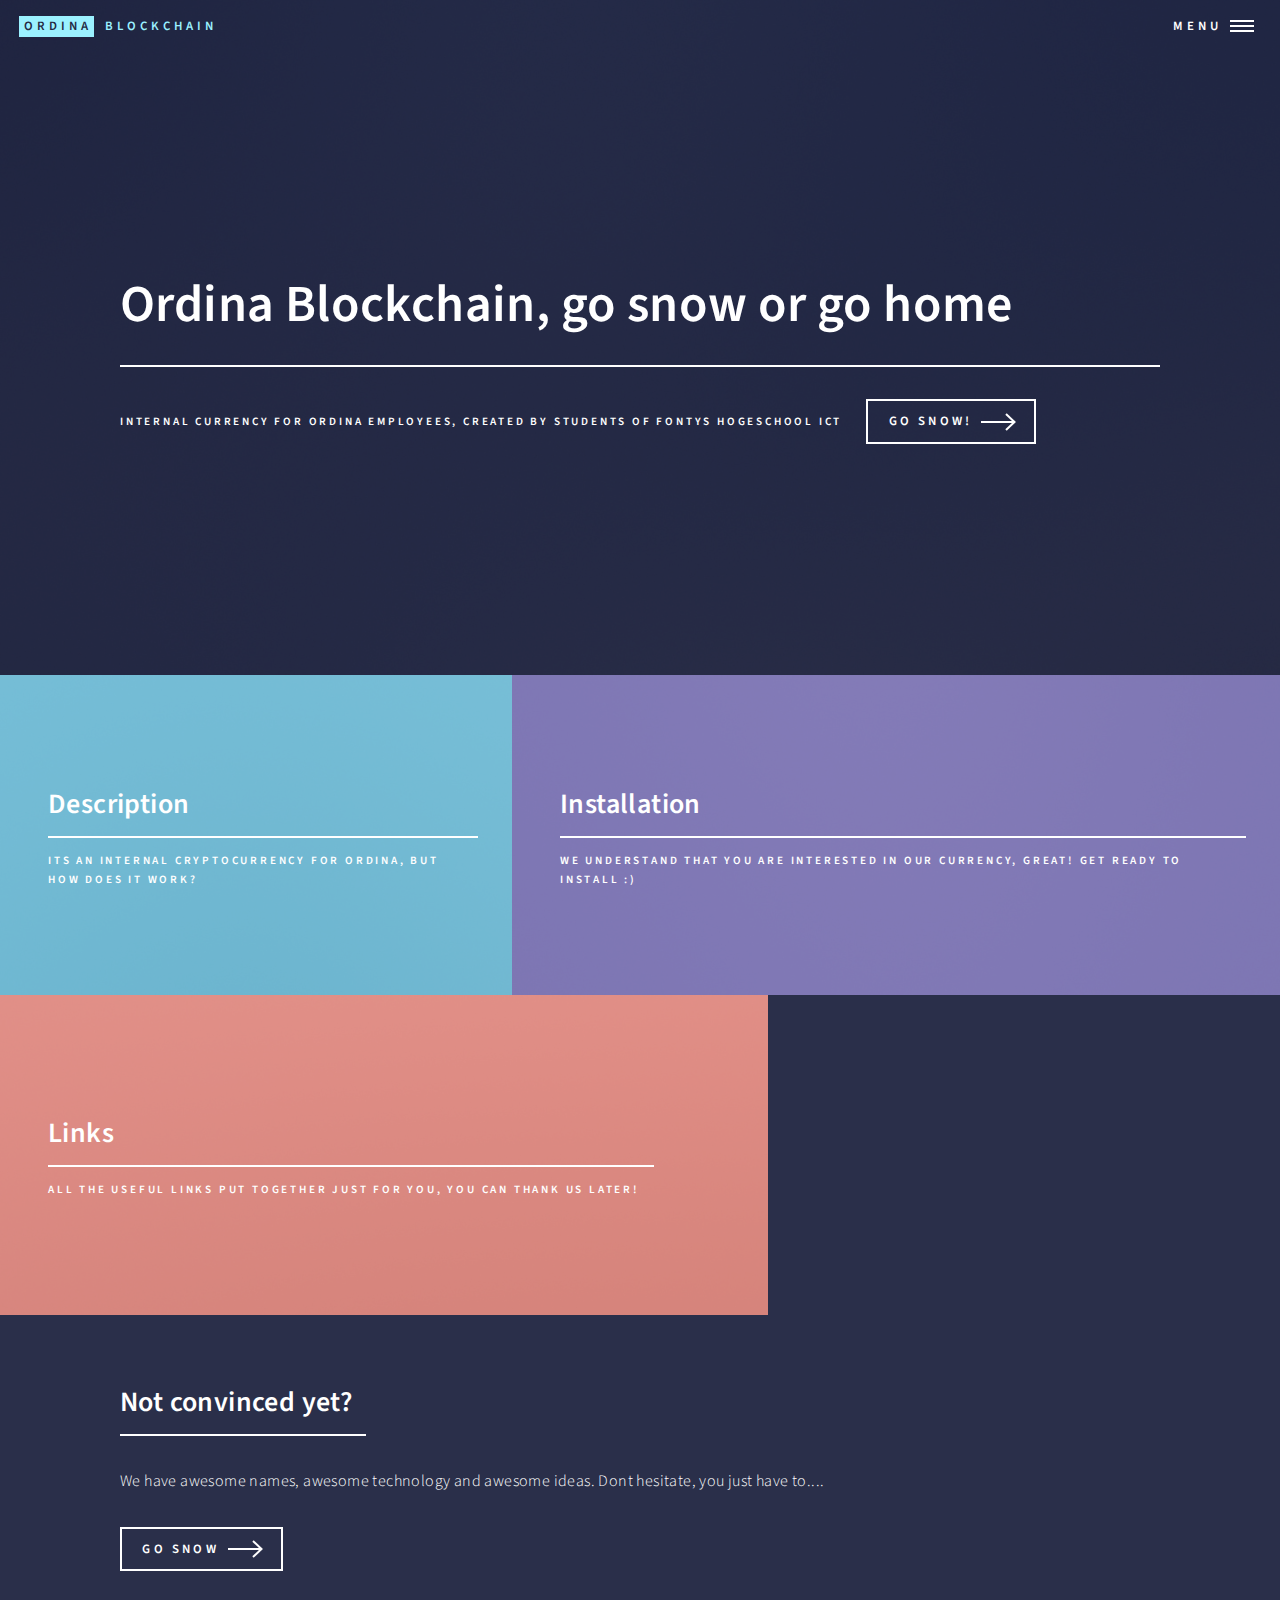
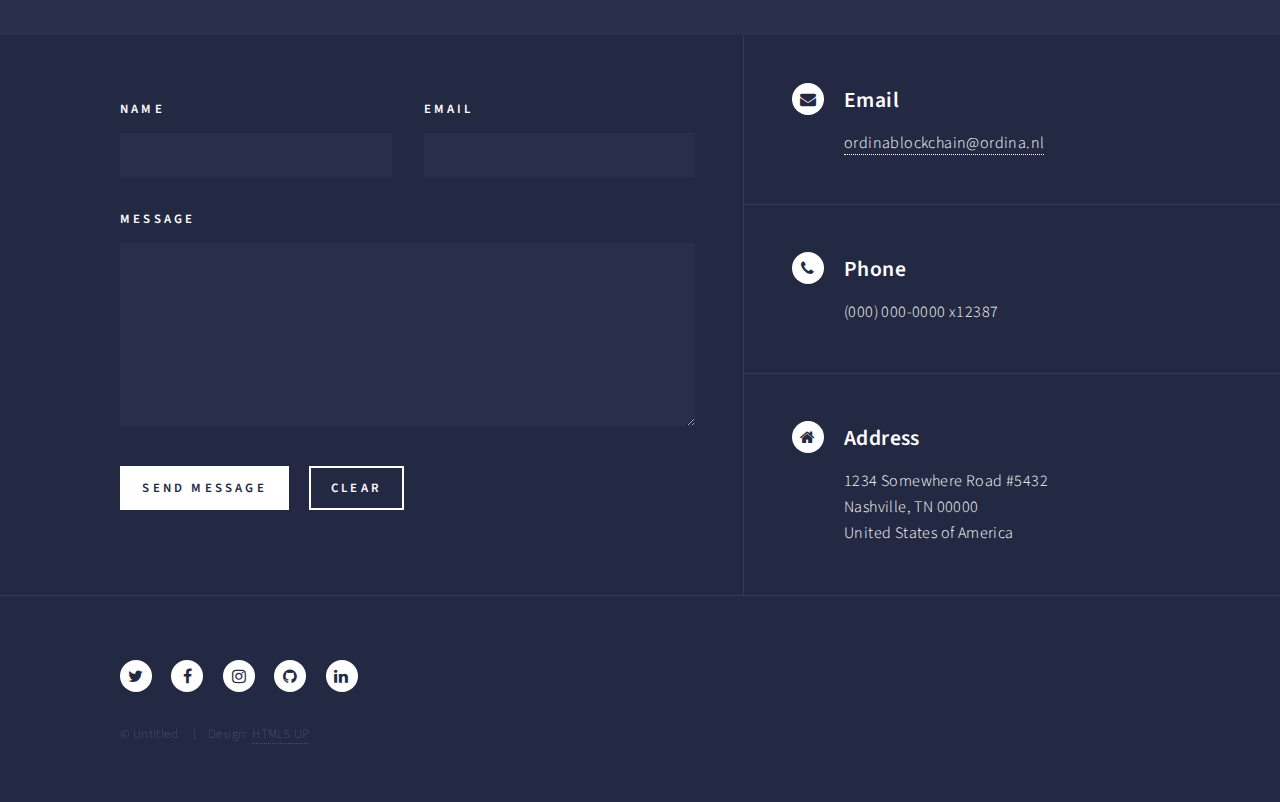
<file: ordinaportal/index.html>
<!DOCTYPE HTML>
<!--
	Forty by HTML5 UP
	html5up.net | @ajlkn
	Free for personal and commercial use under the CCA 3.0 license (html5up.net/license)
-->
<html>

<head>
    <title>Ordina Blockchain</title>
    <meta charset="utf-8" />
    <meta name="viewport" content="width=device-width, initial-scale=1, user-scalable=no" />
    <!--[if lte IE 8]><script src="assets/js/ie/html5shiv.js"></script><![endif]-->
    <link rel="stylesheet" href="assets/css/main.css" />
    <!--[if lte IE 9]><link rel="stylesheet" href="assets/css/ie9.css" /><![endif]-->
    <!--[if lte IE 8]><link rel="stylesheet" href="assets/css/ie8.css" /><![endif]-->
</head>

<body>

    <!-- Wrapper -->
    <div id="wrapper">

        <!-- Header -->
        <header id="header" class="alt">
            <a href="index.html" class="logo"><strong>Ordina</strong> <span>Blockchain</span></a>
            <nav>
                <a href="#menu">Menu</a>
            </nav>
        </header>

        <!-- Menu -->
        <nav id="menu">
            <ul class="links">
                <li><a href="index.html">Home</a></li>
                <li><a href="description.html">Description</a></li>
                <li><a href="installation.html">Installation</a></li>
                <li><a href="links.html">Links</a></li>
            </ul>
            <ul class="actions vertical">
                <li><a href="installation.html" class="button special fit">Go Snow!</a></li>
                <!-- <li><a href="#" class="button fit">Log In</a></li> -->
            </ul>
        </nav>

        <!-- Banner -->
        <section id="banner" class="major">
            <div class="inner">
                <header class="major">
                    <h1>Ordina Blockchain, go snow or go home</h1>
                </header>
                <div class="content">
                    <p>Internal currency for Ordina employees, created by students of Fontys Hogeschool ICT<br /></p>
                    <ul class="actions">
                        <li><a href="#one" class="button next scrolly">Go Snow!</a></li>
                    </ul>
                </div>
            </div>
        </section>

        <!-- Main -->
        <div id="main">

            <!-- One -->
            <section id="one" class="tiles">
                <article>
                    <span class="image">
										<img src="images/pic01.jpg" alt="" />
									</span>
                    <header class="major">
                        <h3><a href="description.html" class="link">Description</a></h3>
                        <p>Its an internal cryptocurrency for Ordina, but how does it work?</p>
                    </header>
                </article>
                <article>
                    <span class="image">
										<img src="images/pic02.jpg" alt="" />
									</span>
                    <header class="major">
                        <h3><a href="installation.html" class="link">Installation</a></h3>
                        <p>We understand that you are interested in our currency, great! Get ready to install :)</p>
                    </header>
                </article>
                <article>
                    <span class="image">
										<img src="images/pic03.jpg" alt="" />
									</span>
                    <header class="major">
                        <h3><a href="links.html" class="link">Links</a></h3>
                        <p>All the useful links put together just for you, you can thank us later!</p>
                    </header>
                </article>
            </section>

            <!-- Two -->
            <section id="two">
                <div class="inner">
                    <header class="major">
                        <h2>Not convinced yet?</h2>
                    </header>
                    <p>We have awesome names, awesome technology and awesome ideas. Dont hesitate, you just have to....</p>
                    <ul class="actions">
                        <li><a href="installation.html" class="button next">GO SNOW</a></li>
                    </ul>
                </div>
            </section>

        </div>

        <!-- Contact -->
        <section id="contact">
            <div class="inner">
                <section>
                    <form method="post" action="#">
                        <div class="field half first">
                            <label for="name">Name</label>
                            <input type="text" name="name" id="name" />
                        </div>
                        <div class="field half">
                            <label for="email">Email</label>
                            <input type="text" name="email" id="email" />
                        </div>
                        <div class="field">
                            <label for="message">Message</label>
                            <textarea name="message" id="message" rows="6"></textarea>
                        </div>
                        <ul class="actions">
                            <li><input type="submit" value="Send Message" class="special" /></li>
                            <li><input type="reset" value="Clear" /></li>
                        </ul>
                    </form>
                </section>
                <section class="split">
                    <section>
                        <div class="contact-method">
                            <span class="icon alt fa-envelope"></span>
                            <h3>Email</h3>
                            <a href="#">ordinablockchain@ordina.nl</a>
                        </div>
                    </section>
                    <section>
                        <div class="contact-method">
                            <span class="icon alt fa-phone"></span>
                            <h3>Phone</h3>
                            <span>(000) 000-0000 x12387</span>
                        </div>
                    </section>
                    <section>
                        <div class="contact-method">
                            <span class="icon alt fa-home"></span>
                            <h3>Address</h3>
                            <span>1234 Somewhere Road #5432<br />
										Nashville, TN 00000<br />
										United States of America</span>
                        </div>
                    </section>
                </section>
            </div>
        </section>

        <!-- Footer -->
        <footer id="footer">
            <div class="inner">
                <ul class="icons">
                    <li><a href="https://twitter.com/ordina" class="icon alt fa-twitter"><span class="label">Twitter</span></a></li>
                    <li><a href="https://www.facebook.com/ordina" class="icon alt fa-facebook"><span class="label">Facebook</span></a></li>
                    <li><a href="https://www.instagram.com/ordinanl/?hl=nl" class="icon alt fa-instagram"><span class="label">Instagram</span></a></li>
                    <li><a href="https://github.com/OrdinaBlockchain/avalanche-blockchain" class="icon alt fa-github"><span class="label">GitHub</span></a></li>
                    <li><a href="https://www.linkedin.com/company/ordina/?originalSubdomain=nl" class="icon alt fa-linkedin"><span class="label">LinkedIn</span></a></li>
                </ul>
                <ul class="copyright">
                    <li>&copy; Untitled</li>
                    <li>Design: <a href="https://html5up.net">HTML5 UP</a></li>
                </ul>
            </div>
        </footer>

    </div>

    <!-- Scripts -->
    <script src="assets/js/jquery.min.js"></script>
    <script src="assets/js/jquery.scrolly.min.js"></script>
    <script src="assets/js/jquery.scrollex.min.js"></script>
    <script src="assets/js/skel.min.js"></script>
    <script src="assets/js/util.js"></script>
    <!--[if lte IE 8]><script src="assets/js/ie/respond.min.js"></script><![endif]-->
    <script src="assets/js/main.js"></script>

</body>

</html>
</file>
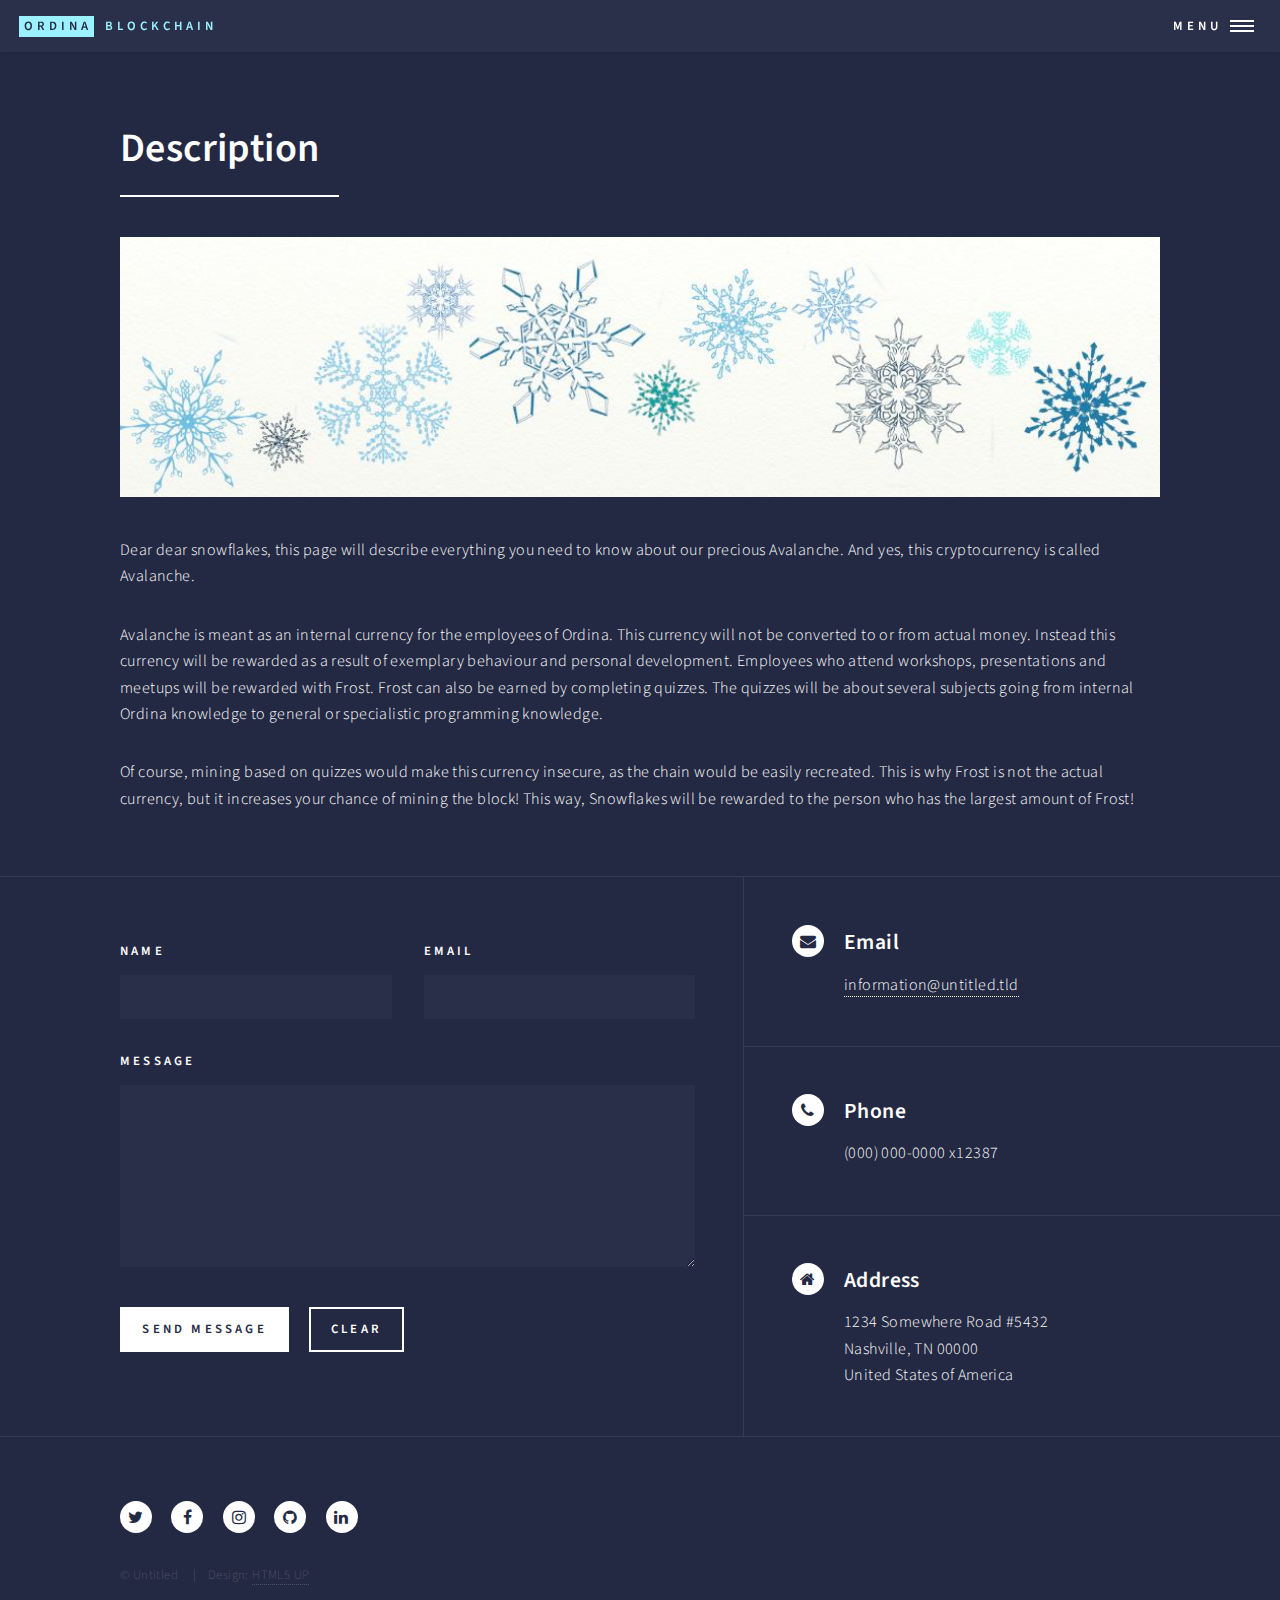
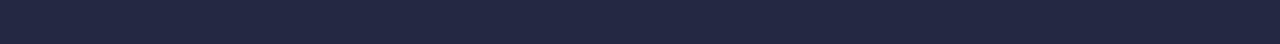
<file: ordinaportal/description.html>
<!DOCTYPE HTML>
<!--
	Forty by HTML5 UP
	html5up.net | @ajlkn
	Free for personal and commercial use under the CCA 3.0 license (html5up.net/license)
-->
<html>

<head>
    <title>Description - Ordina Blockchain</title>
    <meta charset="utf-8" />
    <meta name="viewport" content="width=device-width, initial-scale=1, user-scalable=no" />
    <!--[if lte IE 8]><script src="assets/js/ie/html5shiv.js"></script><![endif]-->
    <link rel="stylesheet" href="assets/css/main.css" />
    <!--[if lte IE 9]><link rel="stylesheet" href="assets/css/ie9.css" /><![endif]-->
    <!--[if lte IE 8]><link rel="stylesheet" href="assets/css/ie8.css" /><![endif]-->
</head>

<body>

    <!-- Wrapper -->
    <div id="wrapper">

        <!-- Header -->
        <header id="header">
            <a href="index.html" class="logo"><strong>Ordina</strong> <span>blockchain</span></a>
            <nav>
                <a href="#menu">Menu</a>
            </nav>
        </header>

        <!-- Menu -->
        <nav id="menu">
            <ul class="links">
                <li><a href="index.html">Home</a></li>
                <li><a href="description.html">Description</a></li>
                <li><a href="installation.html">Installation</a></li>
                <li><a href="links.html">Links</a></li>
            </ul>
            <ul class="actions vertical">
                <li><a href="installation.html" class="button special fit">Go Snow!</a></li>
                <!-- <li><a href="#" class="button fit">Log In</a></li> -->
            </ul>
        </nav>

        <!-- Main -->
        <div id="main" class="alt">

            <!-- One -->
            <section id="one">
                <div class="inner">
                    <header class="major">
                        <h1>Description</h1>
                    </header>
                    <span class="image main cornered"><img src="images/snowflakebanner.jpg" alt="" /></span>
                    <p>Dear dear snowflakes, this page will describe everything you need to know about our precious Avalanche. And yes, this cryptocurrency is called Avalanche.</p>
                    <p>Avalanche is meant as an internal currency for the employees of Ordina. This currency will not be converted to or from actual money. Instead this currency will be rewarded as a result of exemplary behaviour and personal development.
                        Employees who attend workshops, presentations and meetups will be rewarded with Frost. Frost can also be earned by completing quizzes. The quizzes will be about several subjects going from internal Ordina knowledge to general or
                        specialistic programming knowledge.
                    </p>
                    <p>Of course, mining based on quizzes would make this currency insecure, as the chain would be easily recreated. This is why Frost is not the actual currency, but it increases your chance of mining the block! This way, Snowflakes will
                        be rewarded to the person who has the largest amount of Frost!</p>
                </div>
            </section>

        </div>

        <!-- Contact -->
        <section id="contact">
            <div class="inner">
                <section>
                    <form method="post" action="#">
                        <div class="field half first">
                            <label for="name">Name</label>
                            <input type="text" name="name" id="name" />
                        </div>
                        <div class="field half">
                            <label for="email">Email</label>
                            <input type="text" name="email" id="email" />
                        </div>
                        <div class="field">
                            <label for="message">Message</label>
                            <textarea name="message" id="message" rows="6"></textarea>
                        </div>
                        <ul class="actions">
                            <li><input type="submit" value="Send Message" class="special" /></li>
                            <li><input type="reset" value="Clear" /></li>
                        </ul>
                    </form>
                </section>
                <section class="split">
                    <section>
                        <div class="contact-method">
                            <span class="icon alt fa-envelope"></span>
                            <h3>Email</h3>
                            <a href="#">information@untitled.tld</a>
                        </div>
                    </section>
                    <section>
                        <div class="contact-method">
                            <span class="icon alt fa-phone"></span>
                            <h3>Phone</h3>
                            <span>(000) 000-0000 x12387</span>
                        </div>
                    </section>
                    <section>
                        <div class="contact-method">
                            <span class="icon alt fa-home"></span>
                            <h3>Address</h3>
                            <span>1234 Somewhere Road #5432<br />
										Nashville, TN 00000<br />
										United States of America</span>
                        </div>
                    </section>
                </section>
            </div>
        </section>

        <!-- Footer -->
        <footer id="footer">
            <div class="inner">
                <ul class="icons">
                    <li><a href="https://twitter.com/ordina" class="icon alt fa-twitter"><span class="label">Twitter</span></a></li>
                    <li><a href="https://www.facebook.com/ordina" class="icon alt fa-facebook"><span class="label">Facebook</span></a></li>
                    <li><a href="https://www.instagram.com/ordinanl/?hl=nl" class="icon alt fa-instagram"><span class="label">Instagram</span></a></li>
                    <li><a href="https://github.com/OrdinaBlockchain/avalanche-blockchain" class="icon alt fa-github"><span class="label">GitHub</span></a></li>
                    <li><a href="https://www.linkedin.com/company/ordina/?originalSubdomain=nl" class="icon alt fa-linkedin"><span class="label">LinkedIn</span></a></li>
                </ul>
                <ul class="copyright">
                    <li>&copy; Untitled</li>
                    <li>Design: <a href="https://html5up.net">HTML5 UP</a></li>
                </ul>
            </div>
        </footer>

    </div>

    <!-- Scripts -->
    <script src="assets/js/jquery.min.js"></script>
    <script src="assets/js/jquery.scrolly.min.js"></script>
    <script src="assets/js/jquery.scrollex.min.js"></script>
    <script src="assets/js/skel.min.js"></script>
    <script src="assets/js/util.js"></script>
    <!--[if lte IE 8]><script src="assets/js/ie/respond.min.js"></script><![endif]-->
    <script src="assets/js/main.js"></script>

</body>

</html>
</file>
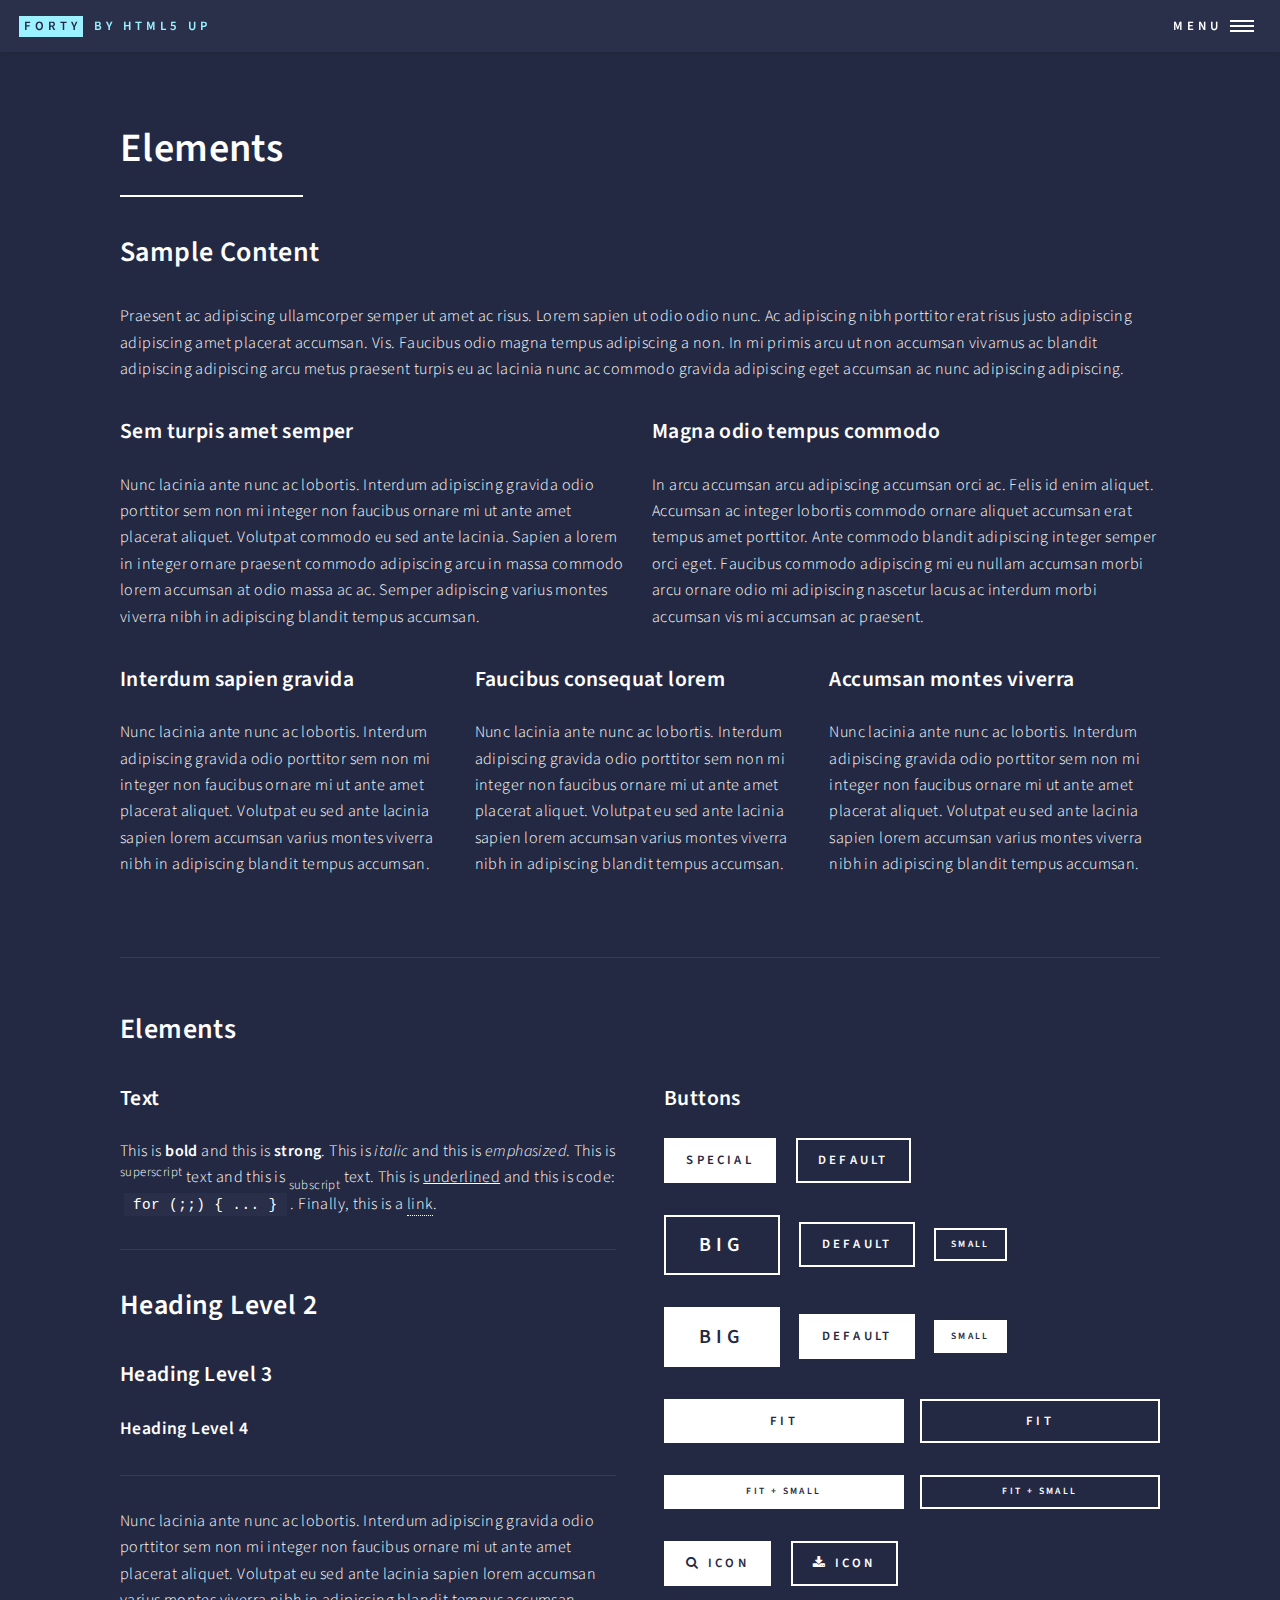
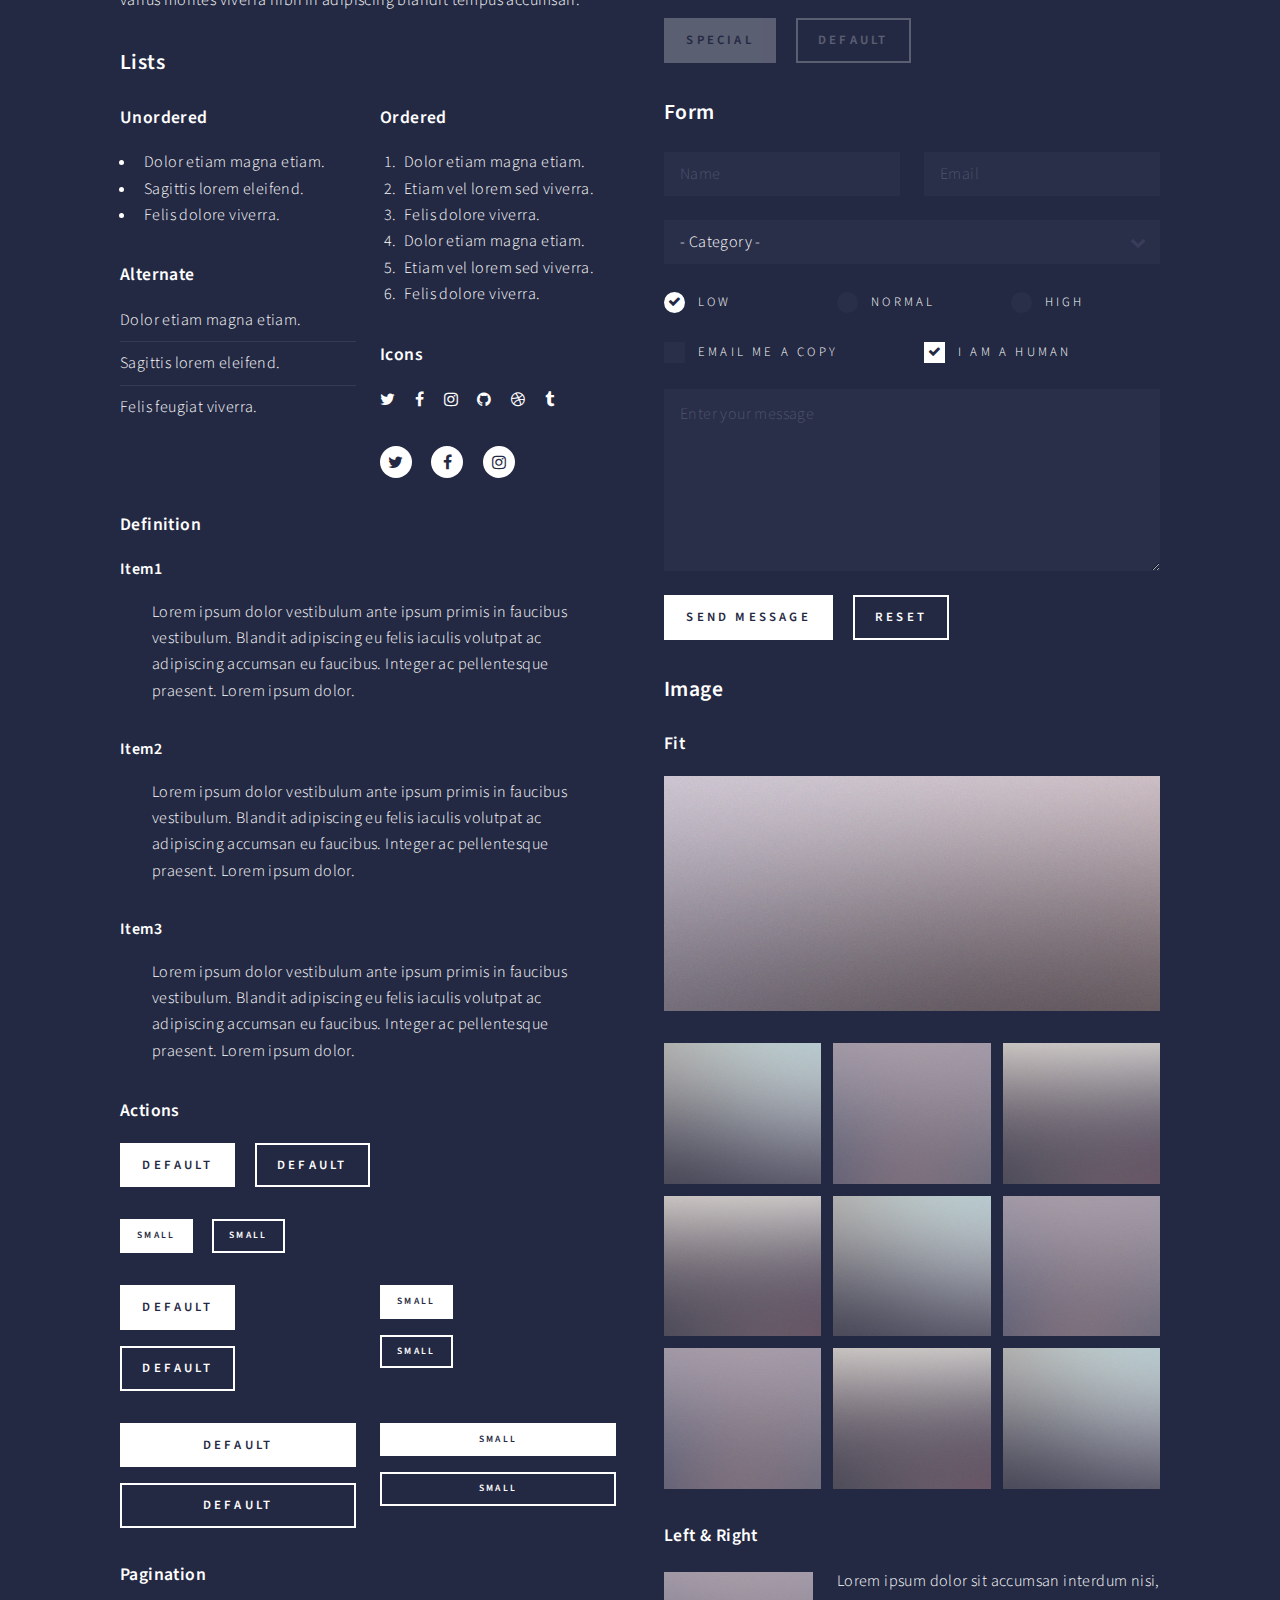
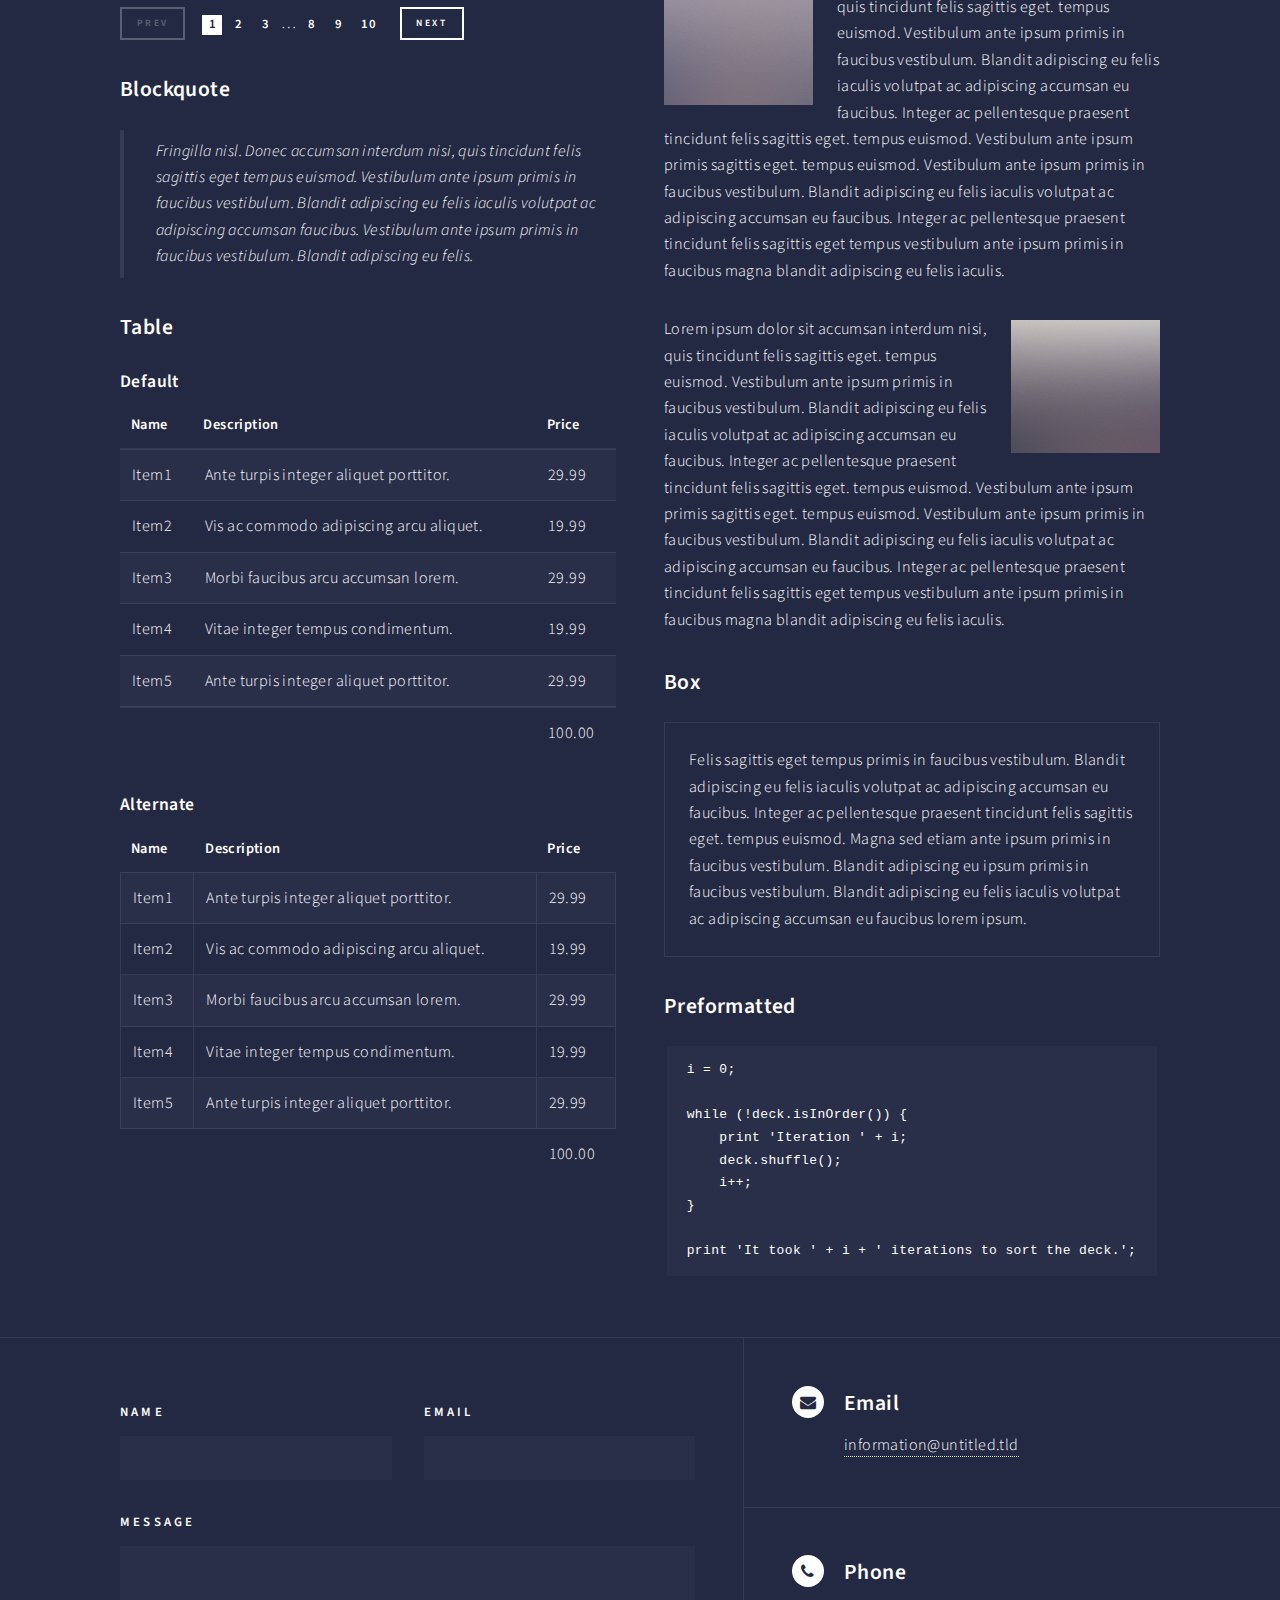
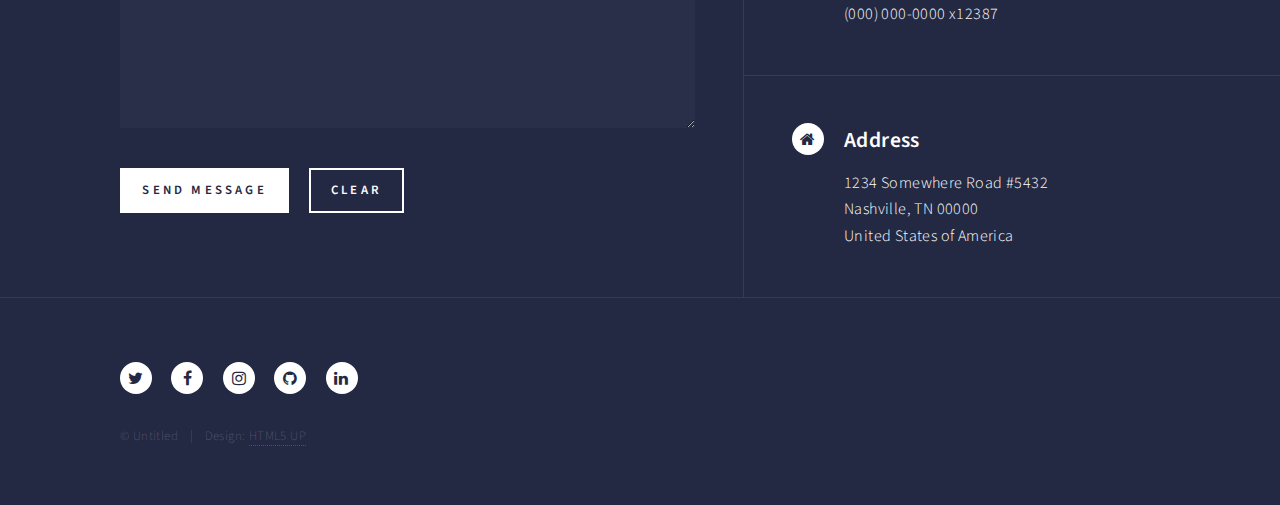
<file: ordinaportal/elements.html>
<!DOCTYPE HTML>
<!--
	Forty by HTML5 UP
	html5up.net | @ajlkn
	Free for personal and commercial use under the CCA 3.0 license (html5up.net/license)
-->
<html>
	<head>
		<title>Elements - Forty by HTML5 UP</title>
		<meta charset="utf-8" />
		<meta name="viewport" content="width=device-width, initial-scale=1, user-scalable=no" />
		<!--[if lte IE 8]><script src="assets/js/ie/html5shiv.js"></script><![endif]-->
		<link rel="stylesheet" href="assets/css/main.css" />
		<!--[if lte IE 9]><link rel="stylesheet" href="assets/css/ie9.css" /><![endif]-->
		<!--[if lte IE 8]><link rel="stylesheet" href="assets/css/ie8.css" /><![endif]-->
	</head>
	<body>

		<!-- Wrapper -->
			<div id="wrapper">

				<!-- Header -->
					<header id="header">
						<a href="index.html" class="logo"><strong>Forty</strong> <span>by HTML5 UP</span></a>
						<nav>
							<a href="#menu">Menu</a>
						</nav>
					</header>

				<!-- Menu -->
					<nav id="menu">
						<ul class="links">
							<li><a href="index.html">Home</a></li>
							<li><a href="landing.html">Landing</a></li>
							<li><a href="generic.html">Generic</a></li>
							<li><a href="elements.html">Elements</a></li>
						</ul>
						<ul class="actions vertical">
							<li><a href="#" class="button special fit">Get Started</a></li>
							<li><a href="#" class="button fit">Log In</a></li>
						</ul>
					</nav>

				<!-- Main -->
					<div id="main" class="alt">

						<!-- One -->
							<section id="one">
								<div class="inner">
									<header class="major">
										<h1>Elements</h1>
									</header>

									<!-- Content -->
										<h2 id="content">Sample Content</h2>
										<p>Praesent ac adipiscing ullamcorper semper ut amet ac risus. Lorem sapien ut odio odio nunc. Ac adipiscing nibh porttitor erat risus justo adipiscing adipiscing amet placerat accumsan. Vis. Faucibus odio magna tempus adipiscing a non. In mi primis arcu ut non accumsan vivamus ac blandit adipiscing adipiscing arcu metus praesent turpis eu ac lacinia nunc ac commodo gravida adipiscing eget accumsan ac nunc adipiscing adipiscing.</p>
										<div class="row">
											<div class="6u 12u$(small)">
												<h3>Sem turpis amet semper</h3>
												<p>Nunc lacinia ante nunc ac lobortis. Interdum adipiscing gravida odio porttitor sem non mi integer non faucibus ornare mi ut ante amet placerat aliquet. Volutpat commodo eu sed ante lacinia. Sapien a lorem in integer ornare praesent commodo adipiscing arcu in massa commodo lorem accumsan at odio massa ac ac. Semper adipiscing varius montes viverra nibh in adipiscing blandit tempus accumsan.</p>
											</div>
											<div class="6u$ 12u$(small)">
												<h3>Magna odio tempus commodo</h3>
												<p>In arcu accumsan arcu adipiscing accumsan orci ac. Felis id enim aliquet. Accumsan ac integer lobortis commodo ornare aliquet accumsan erat tempus amet porttitor. Ante commodo blandit adipiscing integer semper orci eget. Faucibus commodo adipiscing mi eu nullam accumsan morbi arcu ornare odio mi adipiscing nascetur lacus ac interdum morbi accumsan vis mi accumsan ac praesent.</p>
											</div>
											<!-- Break -->
											<div class="4u 12u$(medium)">
												<h3>Interdum sapien gravida</h3>
												<p>Nunc lacinia ante nunc ac lobortis. Interdum adipiscing gravida odio porttitor sem non mi integer non faucibus ornare mi ut ante amet placerat aliquet. Volutpat eu sed ante lacinia sapien lorem accumsan varius montes viverra nibh in adipiscing blandit tempus accumsan.</p>
											</div>
											<div class="4u 12u$(medium)">
												<h3>Faucibus consequat lorem</h3>
												<p>Nunc lacinia ante nunc ac lobortis. Interdum adipiscing gravida odio porttitor sem non mi integer non faucibus ornare mi ut ante amet placerat aliquet. Volutpat eu sed ante lacinia sapien lorem accumsan varius montes viverra nibh in adipiscing blandit tempus accumsan.</p>
											</div>
											<div class="4u$ 12u$(medium)">
												<h3>Accumsan montes viverra</h3>
												<p>Nunc lacinia ante nunc ac lobortis. Interdum adipiscing gravida odio porttitor sem non mi integer non faucibus ornare mi ut ante amet placerat aliquet. Volutpat eu sed ante lacinia sapien lorem accumsan varius montes viverra nibh in adipiscing blandit tempus accumsan.</p>
											</div>
										</div>

									<hr class="major" />

									<!-- Elements -->
										<h2 id="elements">Elements</h2>
										<div class="row 200%">
											<div class="6u 12u$(medium)">

												<!-- Text stuff -->
													<h3>Text</h3>
													<p>This is <b>bold</b> and this is <strong>strong</strong>. This is <i>italic</i> and this is <em>emphasized</em>.
													This is <sup>superscript</sup> text and this is <sub>subscript</sub> text.
													This is <u>underlined</u> and this is code: <code>for (;;) { ... }</code>.
													Finally, this is a <a href="#">link</a>.</p>
													<hr />
													<h2>Heading Level 2</h2>
													<h3>Heading Level 3</h3>
													<h4>Heading Level 4</h4>
													<hr />
													<p>Nunc lacinia ante nunc ac lobortis. Interdum adipiscing gravida odio porttitor sem non mi integer non faucibus ornare mi ut ante amet placerat aliquet. Volutpat eu sed ante lacinia sapien lorem accumsan varius montes viverra nibh in adipiscing blandit tempus accumsan.</p>

												<!-- Lists -->
													<h3>Lists</h3>
													<div class="row">
														<div class="6u 12u$(small)">

															<h4>Unordered</h4>
															<ul>
																<li>Dolor etiam magna etiam.</li>
																<li>Sagittis lorem eleifend.</li>
																<li>Felis dolore viverra.</li>
															</ul>

															<h4>Alternate</h4>
															<ul class="alt">
																<li>Dolor etiam magna etiam.</li>
																<li>Sagittis lorem eleifend.</li>
																<li>Felis feugiat viverra.</li>
															</ul>

														</div>
														<div class="6u$ 12u$(small)">

															<h4>Ordered</h4>
															<ol>
																<li>Dolor etiam magna etiam.</li>
																<li>Etiam vel lorem sed viverra.</li>
																<li>Felis dolore viverra.</li>
																<li>Dolor etiam magna etiam.</li>
																<li>Etiam vel lorem sed viverra.</li>
																<li>Felis dolore viverra.</li>
															</ol>

															<h4>Icons</h4>
															<ul class="icons">
																<li><a href="#" class="icon fa-twitter"><span class="label">Twitter</span></a></li>
																<li><a href="#" class="icon fa-facebook"><span class="label">Facebook</span></a></li>
																<li><a href="#" class="icon fa-instagram"><span class="label">Instagram</span></a></li>
																<li><a href="#" class="icon fa-github"><span class="label">Github</span></a></li>
																<li><a href="#" class="icon fa-dribbble"><span class="label">Dribbble</span></a></li>
																<li><a href="#" class="icon fa-tumblr"><span class="label">Tumblr</span></a></li>
															</ul>
															<ul class="icons">
																<li><a href="#" class="icon alt fa-twitter"><span class="label">Twitter</span></a></li>
																<li><a href="#" class="icon alt fa-facebook"><span class="label">Facebook</span></a></li>
																<li><a href="#" class="icon alt fa-instagram"><span class="label">Instagram</span></a></li>
															</ul>

														</div>
													</div>
													<h4>Definition</h4>
													<dl>
														<dt>Item1</dt>
														<dd>
															<p>Lorem ipsum dolor vestibulum ante ipsum primis in faucibus vestibulum. Blandit adipiscing eu felis iaculis volutpat ac adipiscing accumsan eu faucibus. Integer ac pellentesque praesent. Lorem ipsum dolor.</p>
														</dd>
														<dt>Item2</dt>
														<dd>
															<p>Lorem ipsum dolor vestibulum ante ipsum primis in faucibus vestibulum. Blandit adipiscing eu felis iaculis volutpat ac adipiscing accumsan eu faucibus. Integer ac pellentesque praesent. Lorem ipsum dolor.</p>
														</dd>
														<dt>Item3</dt>
														<dd>
															<p>Lorem ipsum dolor vestibulum ante ipsum primis in faucibus vestibulum. Blandit adipiscing eu felis iaculis volutpat ac adipiscing accumsan eu faucibus. Integer ac pellentesque praesent. Lorem ipsum dolor.</p>
														</dd>
													</dl>

													<h4>Actions</h4>
													<ul class="actions">
														<li><a href="#" class="button special">Default</a></li>
														<li><a href="#" class="button">Default</a></li>
													</ul>
													<ul class="actions small">
														<li><a href="#" class="button special small">Small</a></li>
														<li><a href="#" class="button small">Small</a></li>
													</ul>
													<div class="row">
														<div class="6u 12u$(small)">
															<ul class="actions vertical">
																<li><a href="#" class="button special">Default</a></li>
																<li><a href="#" class="button">Default</a></li>
															</ul>
														</div>
														<div class="6u$ 12u$(small)">
															<ul class="actions vertical small">
																<li><a href="#" class="button special small">Small</a></li>
																<li><a href="#" class="button small">Small</a></li>
															</ul>
														</div>
														<div class="6u 12u$(small)">
															<ul class="actions vertical">
																<li><a href="#" class="button special fit">Default</a></li>
																<li><a href="#" class="button fit">Default</a></li>
															</ul>
														</div>
														<div class="6u$ 12u$(small)">
															<ul class="actions vertical small">
																<li><a href="#" class="button special small fit">Small</a></li>
																<li><a href="#" class="button small fit">Small</a></li>
															</ul>
														</div>
													</div>

													<h4>Pagination</h4>
													<ul class="pagination">
														<li><span class="button small disabled">Prev</span></li>
														<li><a href="#" class="page active">1</a></li>
														<li><a href="#" class="page">2</a></li>
														<li><a href="#" class="page">3</a></li>
														<li><span>&hellip;</span></li>
														<li><a href="#" class="page">8</a></li>
														<li><a href="#" class="page">9</a></li>
														<li><a href="#" class="page">10</a></li>
														<li><a href="#" class="button small">Next</a></li>
													</ul>

												<!-- Blockquote -->
													<h3>Blockquote</h3>
													<blockquote>Fringilla nisl. Donec accumsan interdum nisi, quis tincidunt felis sagittis eget tempus euismod. Vestibulum ante ipsum primis in faucibus vestibulum. Blandit adipiscing eu felis iaculis volutpat ac adipiscing accumsan faucibus. Vestibulum ante ipsum primis in faucibus vestibulum. Blandit adipiscing eu felis.</blockquote>

												<!-- Table -->
													<h3>Table</h3>

													<h4>Default</h4>
													<div class="table-wrapper">
														<table>
															<thead>
																<tr>
																	<th>Name</th>
																	<th>Description</th>
																	<th>Price</th>
																</tr>
															</thead>
															<tbody>
																<tr>
																	<td>Item1</td>
																	<td>Ante turpis integer aliquet porttitor.</td>
																	<td>29.99</td>
																</tr>
																<tr>
																	<td>Item2</td>
																	<td>Vis ac commodo adipiscing arcu aliquet.</td>
																	<td>19.99</td>
																</tr>
																<tr>
																	<td>Item3</td>
																	<td> Morbi faucibus arcu accumsan lorem.</td>
																	<td>29.99</td>
																</tr>
																<tr>
																	<td>Item4</td>
																	<td>Vitae integer tempus condimentum.</td>
																	<td>19.99</td>
																</tr>
																<tr>
																	<td>Item5</td>
																	<td>Ante turpis integer aliquet porttitor.</td>
																	<td>29.99</td>
																</tr>
															</tbody>
															<tfoot>
																<tr>
																	<td colspan="2"></td>
																	<td>100.00</td>
																</tr>
															</tfoot>
														</table>
													</div>

													<h4>Alternate</h4>
													<div class="table-wrapper">
														<table class="alt">
															<thead>
																<tr>
																	<th>Name</th>
																	<th>Description</th>
																	<th>Price</th>
																</tr>
															</thead>
															<tbody>
																<tr>
																	<td>Item1</td>
																	<td>Ante turpis integer aliquet porttitor.</td>
																	<td>29.99</td>
																</tr>
																<tr>
																	<td>Item2</td>
																	<td>Vis ac commodo adipiscing arcu aliquet.</td>
																	<td>19.99</td>
																</tr>
																<tr>
																	<td>Item3</td>
																	<td> Morbi faucibus arcu accumsan lorem.</td>
																	<td>29.99</td>
																</tr>
																<tr>
																	<td>Item4</td>
																	<td>Vitae integer tempus condimentum.</td>
																	<td>19.99</td>
																</tr>
																<tr>
																	<td>Item5</td>
																	<td>Ante turpis integer aliquet porttitor.</td>
																	<td>29.99</td>
																</tr>
															</tbody>
															<tfoot>
																<tr>
																	<td colspan="2"></td>
																	<td>100.00</td>
																</tr>
															</tfoot>
														</table>
													</div>

											</div>
											<div class="6u$ 12u$(medium)">

												<!-- Buttons -->
													<h3>Buttons</h3>
													<ul class="actions">
														<li><a href="#" class="button special">Special</a></li>
														<li><a href="#" class="button">Default</a></li>
													</ul>
													<ul class="actions">
														<li><a href="#" class="button big">Big</a></li>
														<li><a href="#" class="button">Default</a></li>
														<li><a href="#" class="button small">Small</a></li>
													</ul>
													<ul class="actions">
														<li><a href="#" class="button special big">Big</a></li>
														<li><a href="#" class="button special">Default</a></li>
														<li><a href="#" class="button special small">Small</a></li>
													</ul>
													<ul class="actions fit">
														<li><a href="#" class="button special fit">Fit</a></li>
														<li><a href="#" class="button fit">Fit</a></li>
													</ul>
													<ul class="actions fit small">
														<li><a href="#" class="button special fit small">Fit + Small</a></li>
														<li><a href="#" class="button fit small">Fit + Small</a></li>
													</ul>
													<ul class="actions">
														<li><a href="#" class="button special icon fa-search">Icon</a></li>
														<li><a href="#" class="button icon fa-download">Icon</a></li>
													</ul>
													<ul class="actions">
														<li><span class="button special disabled">Special</span></li>
														<li><span class="button disabled">Default</span></li>
													</ul>

												<!-- Form -->
													<h3>Form</h3>

													<form method="post" action="#">
														<div class="row uniform">
															<div class="6u 12u$(xsmall)">
																<input type="text" name="demo-name" id="demo-name" value="" placeholder="Name" />
															</div>
															<div class="6u$ 12u$(xsmall)">
																<input type="email" name="demo-email" id="demo-email" value="" placeholder="Email" />
															</div>
															<!-- Break -->
															<div class="12u$">
																<div class="select-wrapper">
																	<select name="demo-category" id="demo-category">
																		<option value="">- Category -</option>
																		<option value="1">Manufacturing</option>
																		<option value="1">Shipping</option>
																		<option value="1">Administration</option>
																		<option value="1">Human Resources</option>
																	</select>
																</div>
															</div>
															<!-- Break -->
															<div class="4u 12u$(small)">
																<input type="radio" id="demo-priority-low" name="demo-priority" checked>
																<label for="demo-priority-low">Low</label>
															</div>
															<div class="4u 12u$(small)">
																<input type="radio" id="demo-priority-normal" name="demo-priority">
																<label for="demo-priority-normal">Normal</label>
															</div>
															<div class="4u$ 12u$(small)">
																<input type="radio" id="demo-priority-high" name="demo-priority">
																<label for="demo-priority-high">High</label>
															</div>
															<!-- Break -->
															<div class="6u 12u$(small)">
																<input type="checkbox" id="demo-copy" name="demo-copy">
																<label for="demo-copy">Email me a copy</label>
															</div>
															<div class="6u$ 12u$(small)">
																<input type="checkbox" id="demo-human" name="demo-human" checked>
																<label for="demo-human">I am a human</label>
															</div>
															<!-- Break -->
															<div class="12u$">
																<textarea name="demo-message" id="demo-message" placeholder="Enter your message" rows="6"></textarea>
															</div>
															<!-- Break -->
															<div class="12u$">
																<ul class="actions">
																	<li><input type="submit" value="Send Message" class="special" /></li>
																	<li><input type="reset" value="Reset" /></li>
																</ul>
															</div>
														</div>
													</form>

												<!-- Image -->
													<h3>Image</h3>

													<h4>Fit</h4>
													<span class="image fit"><img src="images/pic03.jpg" alt="" /></span>
													<div class="box alt">
														<div class="row 50% uniform">
															<div class="4u"><span class="image fit"><img src="images/pic08.jpg" alt="" /></span></div>
															<div class="4u"><span class="image fit"><img src="images/pic09.jpg" alt="" /></span></div>
															<div class="4u$"><span class="image fit"><img src="images/pic10.jpg" alt="" /></span></div>
															<!-- Break -->
															<div class="4u"><span class="image fit"><img src="images/pic10.jpg" alt="" /></span></div>
															<div class="4u"><span class="image fit"><img src="images/pic08.jpg" alt="" /></span></div>
															<div class="4u$"><span class="image fit"><img src="images/pic09.jpg" alt="" /></span></div>
															<!-- Break -->
															<div class="4u"><span class="image fit"><img src="images/pic09.jpg" alt="" /></span></div>
															<div class="4u"><span class="image fit"><img src="images/pic10.jpg" alt="" /></span></div>
															<div class="4u$"><span class="image fit"><img src="images/pic08.jpg" alt="" /></span></div>
														</div>
													</div>

													<h4>Left &amp; Right</h4>
													<p><span class="image left"><img src="images/pic09.jpg" alt="" /></span>Lorem ipsum dolor sit accumsan interdum nisi, quis tincidunt felis sagittis eget. tempus euismod. Vestibulum ante ipsum primis in faucibus vestibulum. Blandit adipiscing eu felis iaculis volutpat ac adipiscing accumsan eu faucibus. Integer ac pellentesque praesent tincidunt felis sagittis eget. tempus euismod. Vestibulum ante ipsum primis sagittis eget. tempus euismod. Vestibulum ante ipsum primis in faucibus vestibulum. Blandit adipiscing eu felis iaculis volutpat ac adipiscing accumsan eu faucibus. Integer ac pellentesque praesent tincidunt felis sagittis eget tempus vestibulum ante ipsum primis in faucibus magna blandit adipiscing eu felis iaculis.</p>
													<p><span class="image right"><img src="images/pic10.jpg" alt="" /></span>Lorem ipsum dolor sit accumsan interdum nisi, quis tincidunt felis sagittis eget. tempus euismod. Vestibulum ante ipsum primis in faucibus vestibulum. Blandit adipiscing eu felis iaculis volutpat ac adipiscing accumsan eu faucibus. Integer ac pellentesque praesent tincidunt felis sagittis eget. tempus euismod. Vestibulum ante ipsum primis sagittis eget. tempus euismod. Vestibulum ante ipsum primis in faucibus vestibulum. Blandit adipiscing eu felis iaculis volutpat ac adipiscing accumsan eu faucibus. Integer ac pellentesque praesent tincidunt felis sagittis eget tempus vestibulum ante ipsum primis in faucibus magna blandit adipiscing eu felis iaculis.</p>

												<!-- Box -->
													<h3>Box</h3>
													<div class="box">
														<p>Felis sagittis eget tempus primis in faucibus vestibulum. Blandit adipiscing eu felis iaculis volutpat ac adipiscing accumsan eu faucibus. Integer ac pellentesque praesent tincidunt felis sagittis eget. tempus euismod. Magna sed etiam ante ipsum primis in faucibus vestibulum. Blandit adipiscing eu ipsum primis in faucibus vestibulum. Blandit adipiscing eu felis iaculis volutpat ac adipiscing accumsan eu faucibus lorem ipsum.</p>
													</div>

												<!-- Preformatted Code -->
													<h3>Preformatted</h3>
													<pre><code>i = 0;

while (!deck.isInOrder()) {
    print 'Iteration ' + i;
    deck.shuffle();
    i++;
}

print 'It took ' + i + ' iterations to sort the deck.';
</code></pre>

											</div>
										</div>

								</div>
							</section>

					</div>

				<!-- Contact -->
					<section id="contact">
						<div class="inner">
							<section>
								<form method="post" action="#">
									<div class="field half first">
										<label for="name">Name</label>
										<input type="text" name="name" id="name" />
									</div>
									<div class="field half">
										<label for="email">Email</label>
										<input type="text" name="email" id="email" />
									</div>
									<div class="field">
										<label for="message">Message</label>
										<textarea name="message" id="message" rows="6"></textarea>
									</div>
									<ul class="actions">
										<li><input type="submit" value="Send Message" class="special" /></li>
										<li><input type="reset" value="Clear" /></li>
									</ul>
								</form>
							</section>
							<section class="split">
								<section>
									<div class="contact-method">
										<span class="icon alt fa-envelope"></span>
										<h3>Email</h3>
										<a href="#">information@untitled.tld</a>
									</div>
								</section>
								<section>
									<div class="contact-method">
										<span class="icon alt fa-phone"></span>
										<h3>Phone</h3>
										<span>(000) 000-0000 x12387</span>
									</div>
								</section>
								<section>
									<div class="contact-method">
										<span class="icon alt fa-home"></span>
										<h3>Address</h3>
										<span>1234 Somewhere Road #5432<br />
										Nashville, TN 00000<br />
										United States of America</span>
									</div>
								</section>
							</section>
						</div>
					</section>

				<!-- Footer -->
					<footer id="footer">
						<div class="inner">
							<ul class="icons">
								<li><a href="#" class="icon alt fa-twitter"><span class="label">Twitter</span></a></li>
								<li><a href="#" class="icon alt fa-facebook"><span class="label">Facebook</span></a></li>
								<li><a href="#" class="icon alt fa-instagram"><span class="label">Instagram</span></a></li>
								<li><a href="#" class="icon alt fa-github"><span class="label">GitHub</span></a></li>
								<li><a href="#" class="icon alt fa-linkedin"><span class="label">LinkedIn</span></a></li>
							</ul>
							<ul class="copyright">
								<li>&copy; Untitled</li><li>Design: <a href="https://html5up.net">HTML5 UP</a></li>
							</ul>
						</div>
					</footer>

			</div>

		<!-- Scripts -->
			<script src="assets/js/jquery.min.js"></script>
			<script src="assets/js/jquery.scrolly.min.js"></script>
			<script src="assets/js/jquery.scrollex.min.js"></script>
			<script src="assets/js/skel.min.js"></script>
			<script src="assets/js/util.js"></script>
			<!--[if lte IE 8]><script src="assets/js/ie/respond.min.js"></script><![endif]-->
			<script src="assets/js/main.js"></script>

	</body>
</html>
</file>
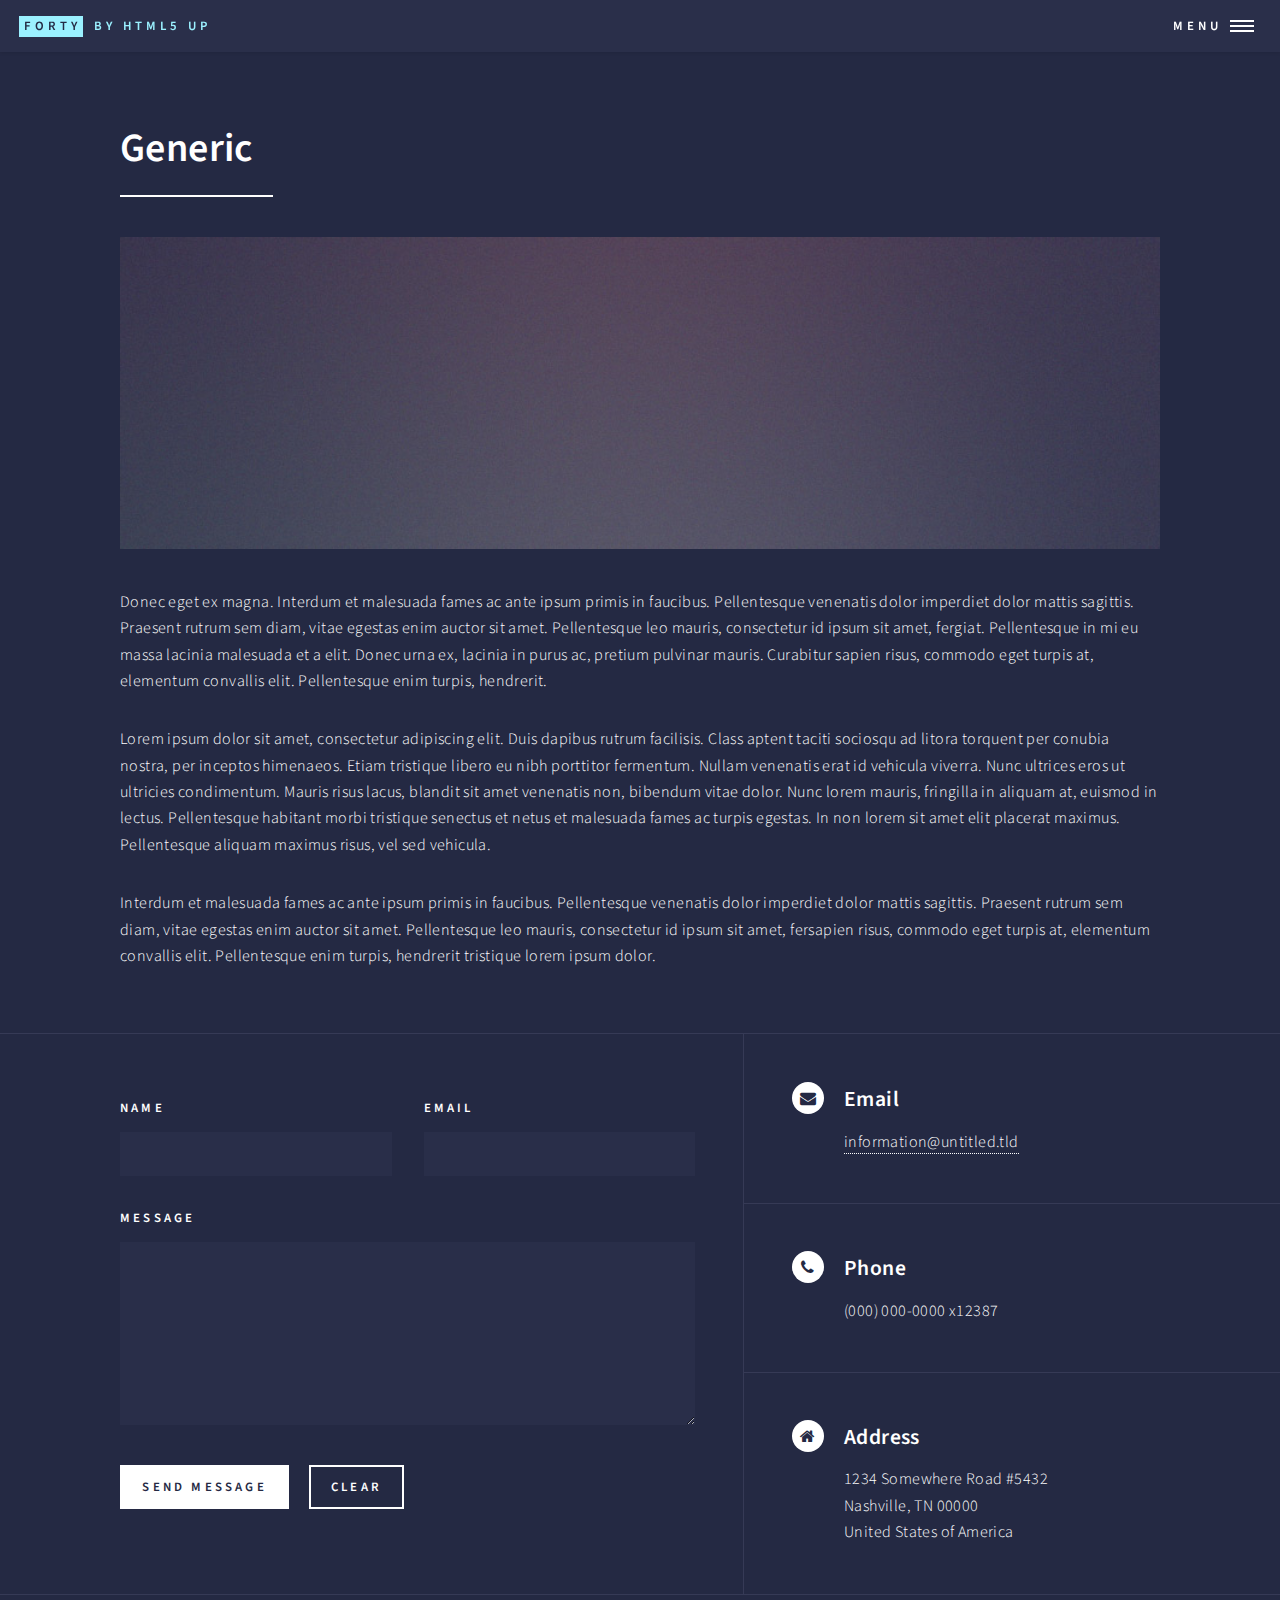
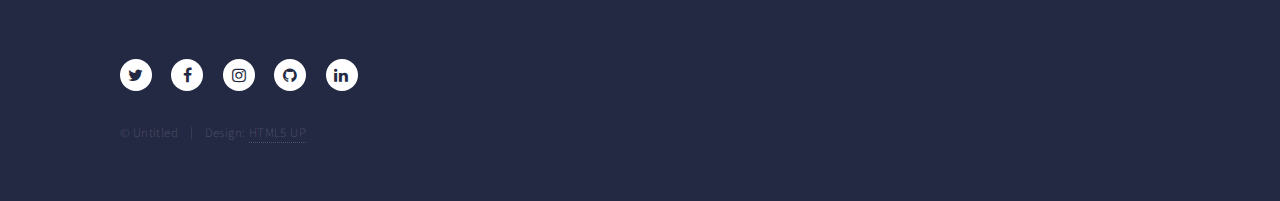
<file: ordinaportal/generic.html>
<!DOCTYPE HTML>
<!--
	Forty by HTML5 UP
	html5up.net | @ajlkn
	Free for personal and commercial use under the CCA 3.0 license (html5up.net/license)
-->
<html>
	<head>
		<title>Generic - Forty by HTML5 UP</title>
		<meta charset="utf-8" />
		<meta name="viewport" content="width=device-width, initial-scale=1, user-scalable=no" />
		<!--[if lte IE 8]><script src="assets/js/ie/html5shiv.js"></script><![endif]-->
		<link rel="stylesheet" href="assets/css/main.css" />
		<!--[if lte IE 9]><link rel="stylesheet" href="assets/css/ie9.css" /><![endif]-->
		<!--[if lte IE 8]><link rel="stylesheet" href="assets/css/ie8.css" /><![endif]-->
	</head>
	<body>

		<!-- Wrapper -->
			<div id="wrapper">

				<!-- Header -->
					<header id="header">
						<a href="index.html" class="logo"><strong>Forty</strong> <span>by HTML5 UP</span></a>
						<nav>
							<a href="#menu">Menu</a>
						</nav>
					</header>

				<!-- Menu -->
					<nav id="menu">
						<ul class="links">
							<li><a href="index.html">Home</a></li>
							<li><a href="landing.html">Landing</a></li>
							<li><a href="generic.html">Generic</a></li>
							<li><a href="elements.html">Elements</a></li>
						</ul>
						<ul class="actions vertical">
							<li><a href="#" class="button special fit">Get Started</a></li>
							<li><a href="#" class="button fit">Log In</a></li>
						</ul>
					</nav>

				<!-- Main -->
					<div id="main" class="alt">

						<!-- One -->
							<section id="one">
								<div class="inner">
									<header class="major">
										<h1>Generic</h1>
									</header>
									<span class="image main"><img src="images/pic11.jpg" alt="" /></span>
									<p>Donec eget ex magna. Interdum et malesuada fames ac ante ipsum primis in faucibus. Pellentesque venenatis dolor imperdiet dolor mattis sagittis. Praesent rutrum sem diam, vitae egestas enim auctor sit amet. Pellentesque leo mauris, consectetur id ipsum sit amet, fergiat. Pellentesque in mi eu massa lacinia malesuada et a elit. Donec urna ex, lacinia in purus ac, pretium pulvinar mauris. Curabitur sapien risus, commodo eget turpis at, elementum convallis elit. Pellentesque enim turpis, hendrerit.</p>
									<p>Lorem ipsum dolor sit amet, consectetur adipiscing elit. Duis dapibus rutrum facilisis. Class aptent taciti sociosqu ad litora torquent per conubia nostra, per inceptos himenaeos. Etiam tristique libero eu nibh porttitor fermentum. Nullam venenatis erat id vehicula viverra. Nunc ultrices eros ut ultricies condimentum. Mauris risus lacus, blandit sit amet venenatis non, bibendum vitae dolor. Nunc lorem mauris, fringilla in aliquam at, euismod in lectus. Pellentesque habitant morbi tristique senectus et netus et malesuada fames ac turpis egestas. In non lorem sit amet elit placerat maximus. Pellentesque aliquam maximus risus, vel sed vehicula.</p>
									<p>Interdum et malesuada fames ac ante ipsum primis in faucibus. Pellentesque venenatis dolor imperdiet dolor mattis sagittis. Praesent rutrum sem diam, vitae egestas enim auctor sit amet. Pellentesque leo mauris, consectetur id ipsum sit amet, fersapien risus, commodo eget turpis at, elementum convallis elit. Pellentesque enim turpis, hendrerit tristique lorem ipsum dolor.</p>
								</div>
							</section>

					</div>

				<!-- Contact -->
					<section id="contact">
						<div class="inner">
							<section>
								<form method="post" action="#">
									<div class="field half first">
										<label for="name">Name</label>
										<input type="text" name="name" id="name" />
									</div>
									<div class="field half">
										<label for="email">Email</label>
										<input type="text" name="email" id="email" />
									</div>
									<div class="field">
										<label for="message">Message</label>
										<textarea name="message" id="message" rows="6"></textarea>
									</div>
									<ul class="actions">
										<li><input type="submit" value="Send Message" class="special" /></li>
										<li><input type="reset" value="Clear" /></li>
									</ul>
								</form>
							</section>
							<section class="split">
								<section>
									<div class="contact-method">
										<span class="icon alt fa-envelope"></span>
										<h3>Email</h3>
										<a href="#">information@untitled.tld</a>
									</div>
								</section>
								<section>
									<div class="contact-method">
										<span class="icon alt fa-phone"></span>
										<h3>Phone</h3>
										<span>(000) 000-0000 x12387</span>
									</div>
								</section>
								<section>
									<div class="contact-method">
										<span class="icon alt fa-home"></span>
										<h3>Address</h3>
										<span>1234 Somewhere Road #5432<br />
										Nashville, TN 00000<br />
										United States of America</span>
									</div>
								</section>
							</section>
						</div>
					</section>

				<!-- Footer -->
					<footer id="footer">
						<div class="inner">
							<ul class="icons">
								<li><a href="#" class="icon alt fa-twitter"><span class="label">Twitter</span></a></li>
								<li><a href="#" class="icon alt fa-facebook"><span class="label">Facebook</span></a></li>
								<li><a href="#" class="icon alt fa-instagram"><span class="label">Instagram</span></a></li>
								<li><a href="#" class="icon alt fa-github"><span class="label">GitHub</span></a></li>
								<li><a href="#" class="icon alt fa-linkedin"><span class="label">LinkedIn</span></a></li>
							</ul>
							<ul class="copyright">
								<li>&copy; Untitled</li><li>Design: <a href="https://html5up.net">HTML5 UP</a></li>
							</ul>
						</div>
					</footer>

			</div>

		<!-- Scripts -->
			<script src="assets/js/jquery.min.js"></script>
			<script src="assets/js/jquery.scrolly.min.js"></script>
			<script src="assets/js/jquery.scrollex.min.js"></script>
			<script src="assets/js/skel.min.js"></script>
			<script src="assets/js/util.js"></script>
			<!--[if lte IE 8]><script src="assets/js/ie/respond.min.js"></script><![endif]-->
			<script src="assets/js/main.js"></script>

	</body>
</html>
</file>
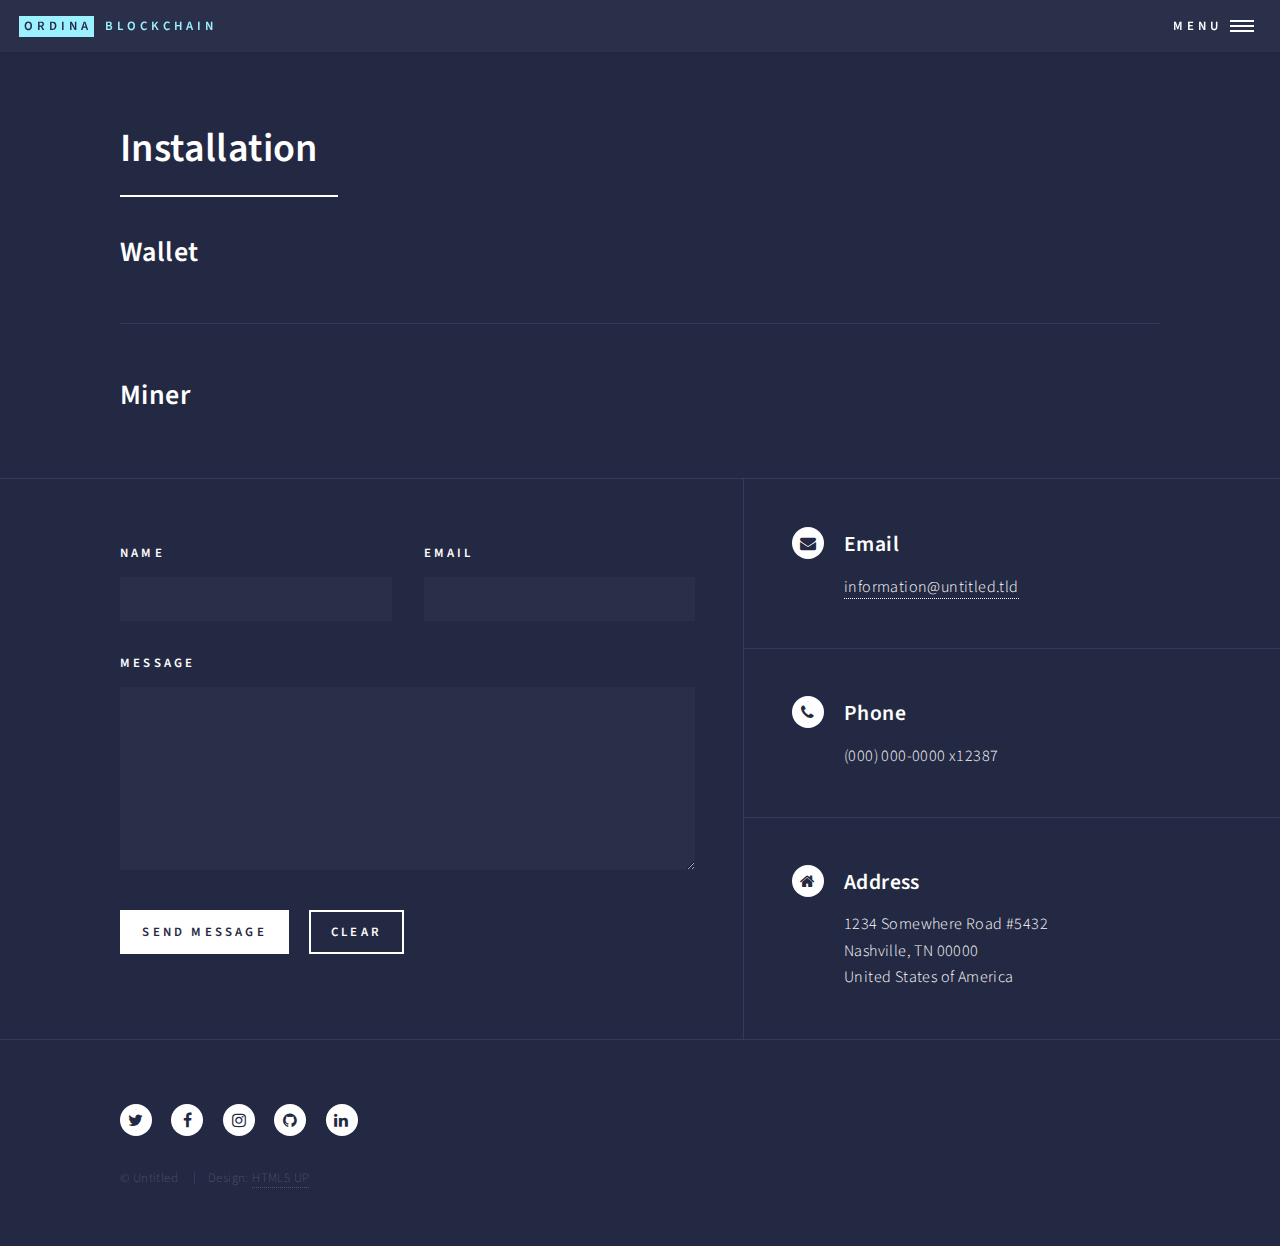
<file: ordinaportal/installation.html>
<!DOCTYPE HTML>
<!--
	Forty by HTML5 UP
	html5up.net | @ajlkn
	Free for personal and commercial use under the CCA 3.0 license (html5up.net/license)
-->
<html>

<head>
    <title>Installation - Ordina Blockchain</title>
    <meta charset="utf-8" />
    <meta name="viewport" content="width=device-width, initial-scale=1, user-scalable=no" />
    <!--[if lte IE 8]><script src="assets/js/ie/html5shiv.js"></script><![endif]-->
    <link rel="stylesheet" href="assets/css/main.css" />
    <!--[if lte IE 9]><link rel="stylesheet" href="assets/css/ie9.css" /><![endif]-->
    <!--[if lte IE 8]><link rel="stylesheet" href="assets/css/ie8.css" /><![endif]-->
</head>

<body>

    <!-- Wrapper -->
    <div id="wrapper">

        <!-- Header -->
        <header id="header">
            <a href="index.html" class="logo"><strong>Ordina</strong> <span>Blockchain</span></a>
            <nav>
                <a href="#menu">Menu</a>
            </nav>
        </header>

        <!-- Menu -->
        <nav id="menu">
            <ul class="links">
                <li><a href="index.html">Home</a></li>
                <li><a href="description.html">Description</a></li>
                <li><a href="installation.html">Installation</a></li>
                <li><a href="links.html">Links</a></li>
            </ul>
            <ul class="actions vertical">
                <li><a href="installation.html" class="button special fit">Go Snow!</a></li>
                <!-- <li><a href="#" class="button fit">Log In</a></li> -->
            </ul>
        </nav>

        <!-- Main -->
        <div id="main" class="alt">

            <!-- One -->
            <section id="one">
                <div class="inner">
                    <header class="major">
                        <h1>Installation</h1>
                    </header>

                    <!-- Content -->
                    <h2 id="content">Wallet</h2>


                    <hr class="major" />

                    <!-- Elements -->
                    <h2 id="elements">Miner</h2>

                </div>
            </section>

        </div>

        <!-- Contact -->
        <section id="contact">
            <div class="inner">
                <section>
                    <form method="post" action="#">
                        <div class="field half first">
                            <label for="name">Name</label>
                            <input type="text" name="name" id="name" />
                        </div>
                        <div class="field half">
                            <label for="email">Email</label>
                            <input type="text" name="email" id="email" />
                        </div>
                        <div class="field">
                            <label for="message">Message</label>
                            <textarea name="message" id="message" rows="6"></textarea>
                        </div>
                        <ul class="actions">
                            <li><input type="submit" value="Send Message" class="special" /></li>
                            <li><input type="reset" value="Clear" /></li>
                        </ul>
                    </form>
                </section>
                <section class="split">
                    <section>
                        <div class="contact-method">
                            <span class="icon alt fa-envelope"></span>
                            <h3>Email</h3>
                            <a href="#">information@untitled.tld</a>
                        </div>
                    </section>
                    <section>
                        <div class="contact-method">
                            <span class="icon alt fa-phone"></span>
                            <h3>Phone</h3>
                            <span>(000) 000-0000 x12387</span>
                        </div>
                    </section>
                    <section>
                        <div class="contact-method">
                            <span class="icon alt fa-home"></span>
                            <h3>Address</h3>
                            <span>1234 Somewhere Road #5432<br />
										Nashville, TN 00000<br />
										United States of America</span>
                        </div>
                    </section>
                </section>
            </div>
        </section>

        <!-- Footer -->
        <footer id="footer">
            <div class="inner">
                <ul class="icons">
                    <li><a href="https://twitter.com/ordina" class="icon alt fa-twitter"><span class="label">Twitter</span></a></li>
                    <li><a href="https://www.facebook.com/ordina" class="icon alt fa-facebook"><span class="label">Facebook</span></a></li>
                    <li><a href="https://www.instagram.com/ordinanl/?hl=nl" class="icon alt fa-instagram"><span class="label">Instagram</span></a></li>
                    <li><a href="https://github.com/OrdinaBlockchain/avalanche-blockchain" class="icon alt fa-github"><span class="label">GitHub</span></a></li>
                    <li><a href="https://www.linkedin.com/company/ordina/?originalSubdomain=nl" class="icon alt fa-linkedin"><span class="label">LinkedIn</span></a></li>
                </ul>
                <ul class="copyright">
                    <li>&copy; Untitled</li>
                    <li>Design: <a href="https://html5up.net">HTML5 UP</a></li>
                </ul>
            </div>
        </footer>

    </div>

    <!-- Scripts -->
    <script src="assets/js/jquery.min.js"></script>
    <script src="assets/js/jquery.scrolly.min.js"></script>
    <script src="assets/js/jquery.scrollex.min.js"></script>
    <script src="assets/js/skel.min.js"></script>
    <script src="assets/js/util.js"></script>
    <!--[if lte IE 8]><script src="assets/js/ie/respond.min.js"></script><![endif]-->
    <script src="assets/js/main.js"></script>

</body>

</html>
</file>
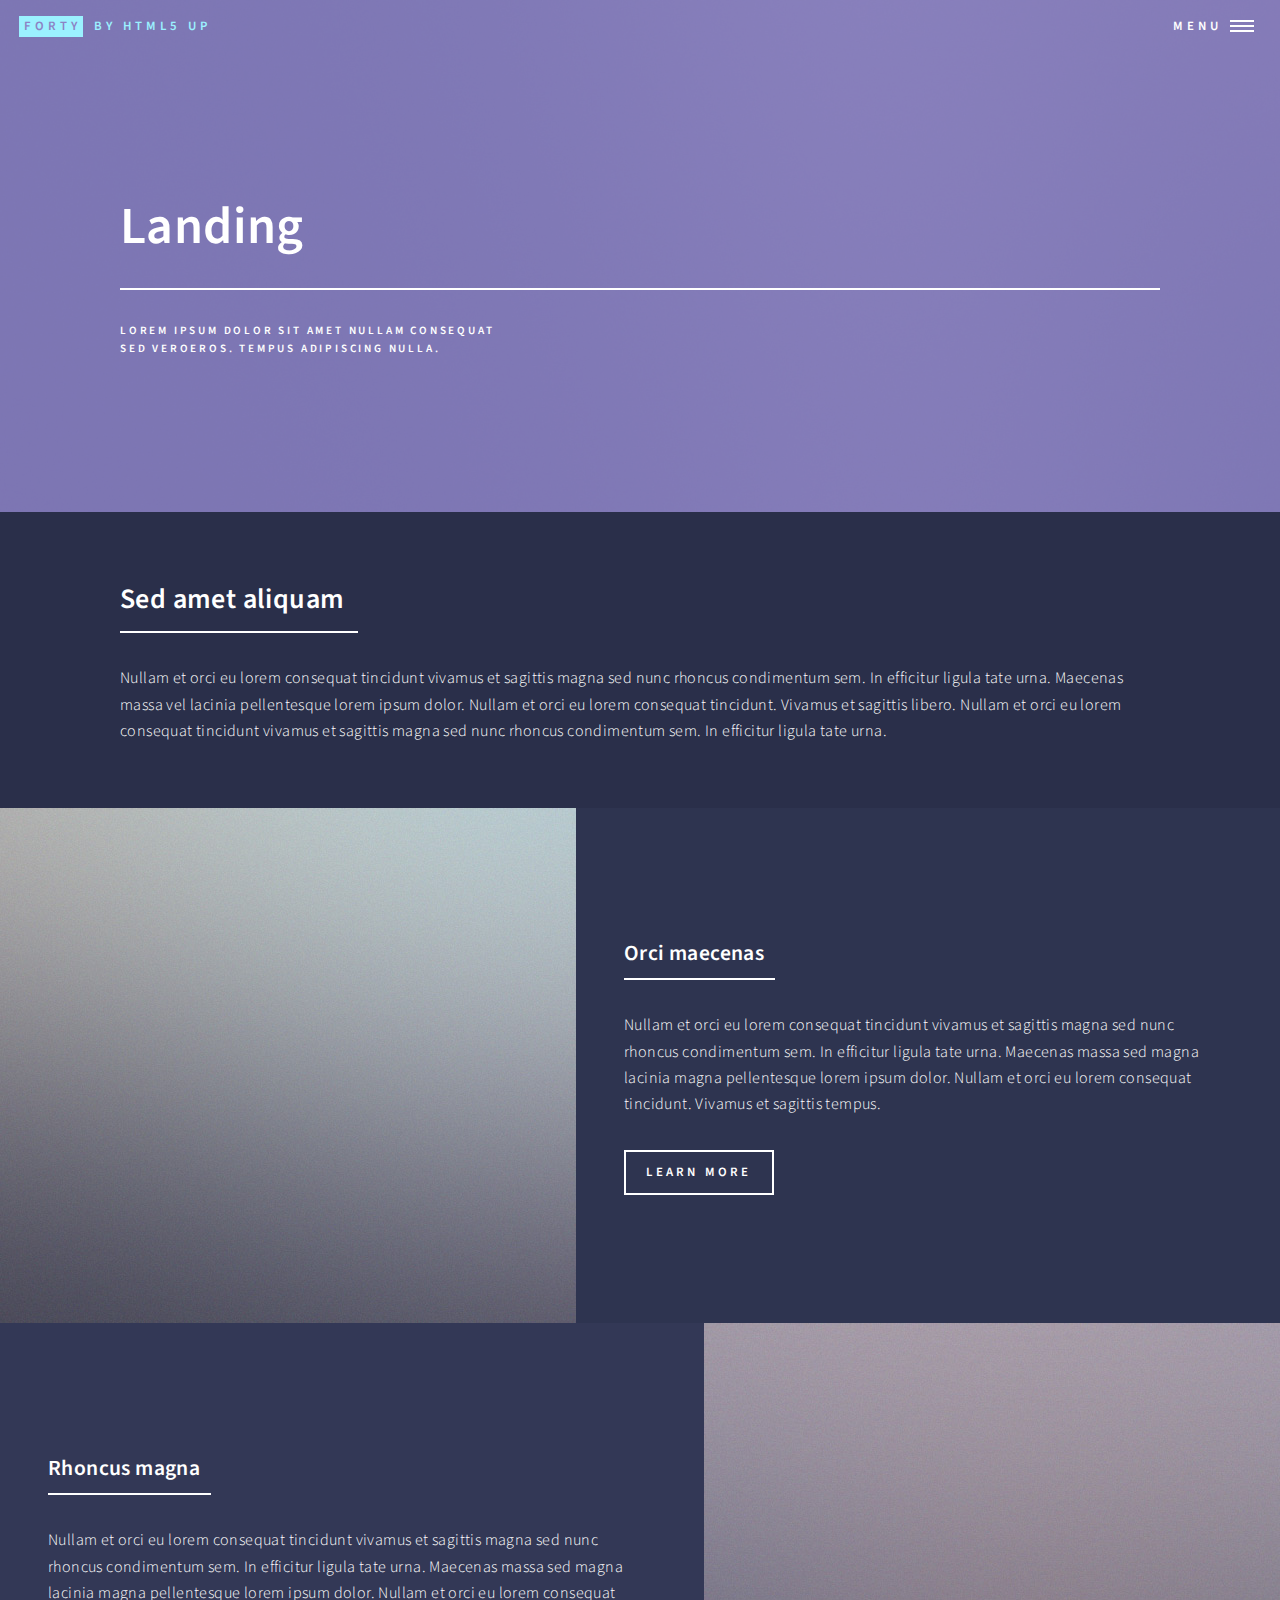
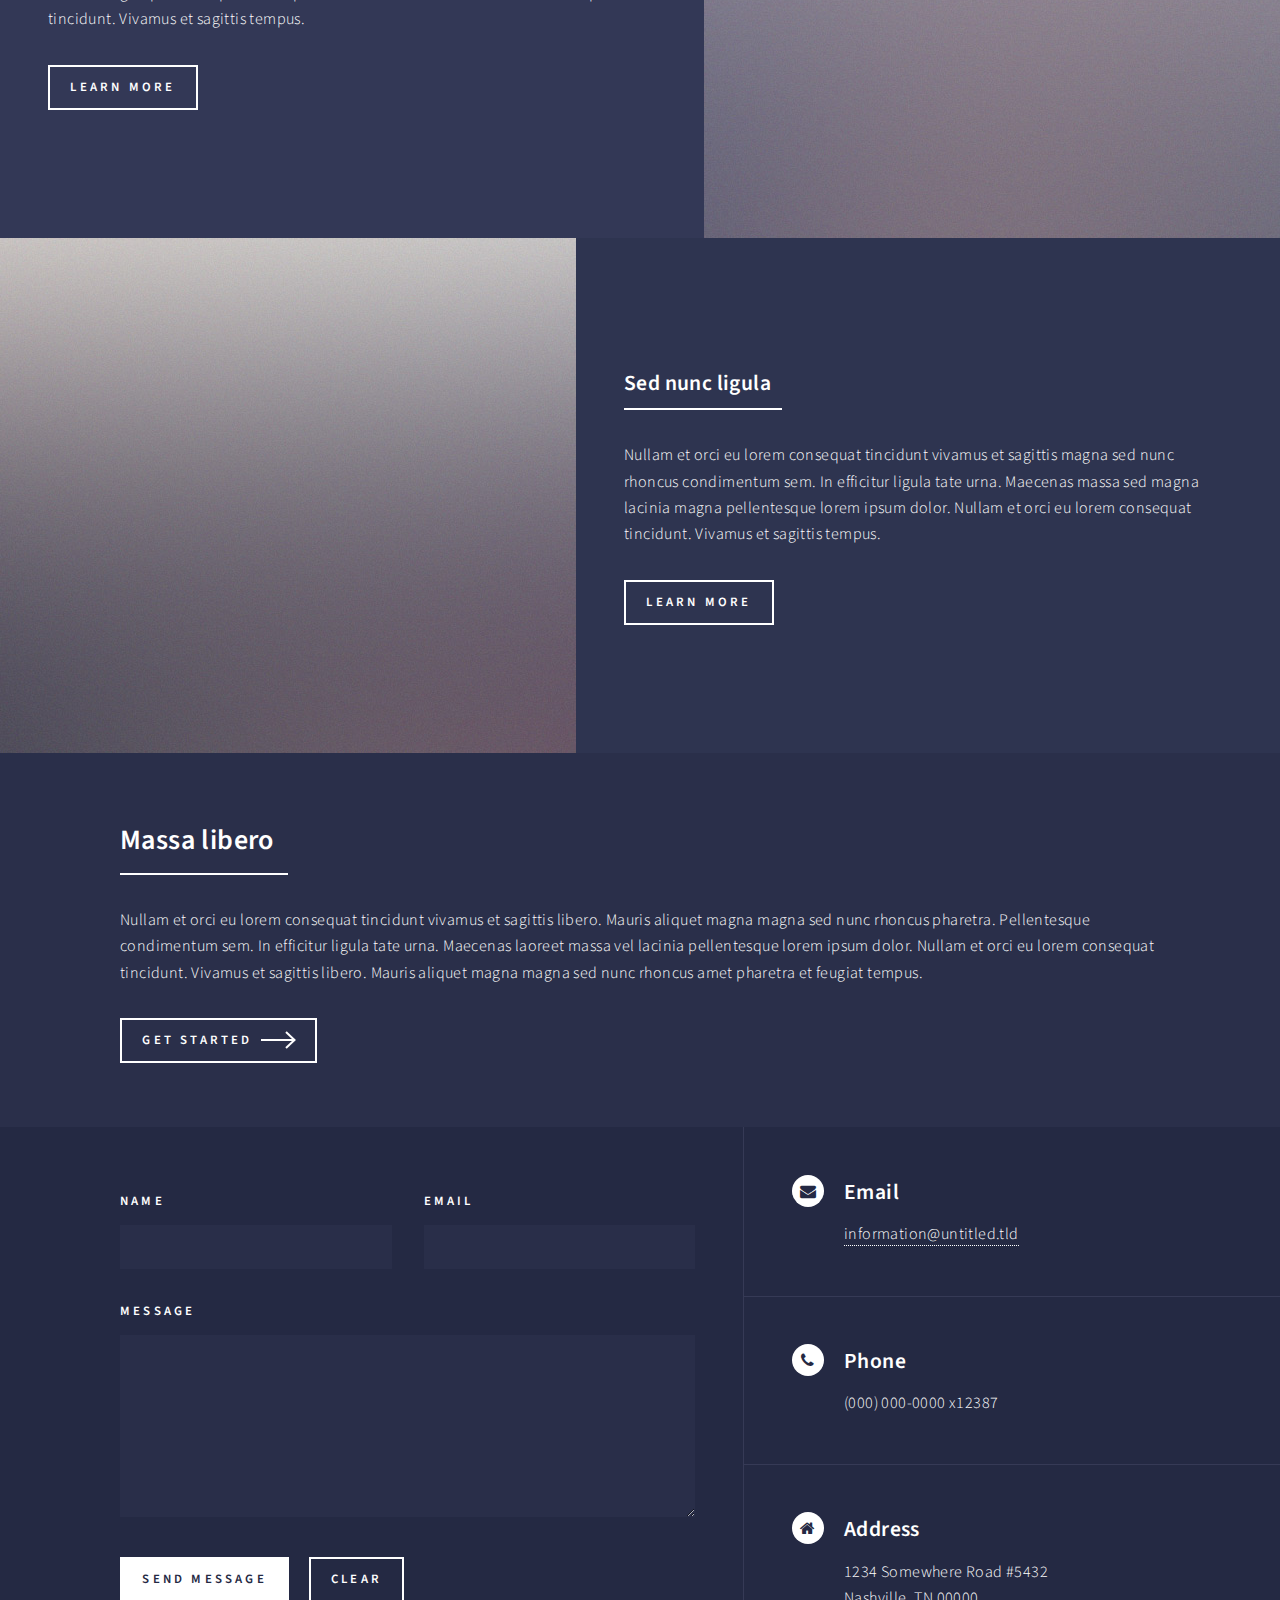
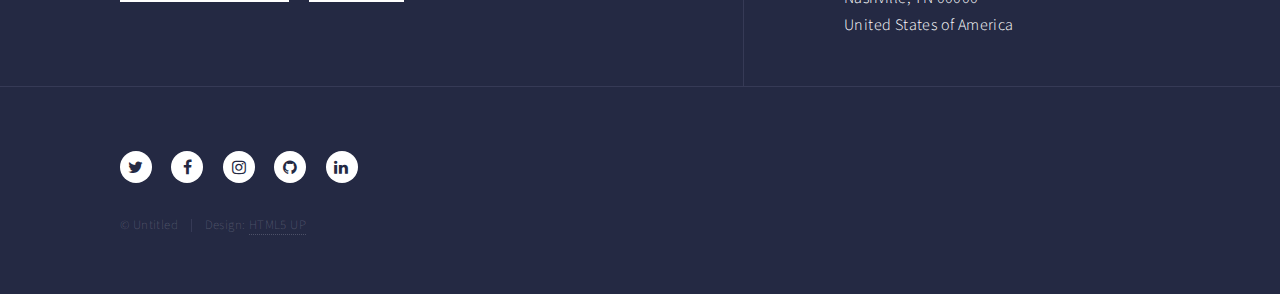
<file: ordinaportal/landing.html>
<!DOCTYPE HTML>
<!--
	Forty by HTML5 UP
	html5up.net | @ajlkn
	Free for personal and commercial use under the CCA 3.0 license (html5up.net/license)
-->
<html>
	<head>
		<title>Landing - Forty by HTML5 UP</title>
		<meta charset="utf-8" />
		<meta name="viewport" content="width=device-width, initial-scale=1, user-scalable=no" />
		<!--[if lte IE 8]><script src="assets/js/ie/html5shiv.js"></script><![endif]-->
		<link rel="stylesheet" href="assets/css/main.css" />
		<!--[if lte IE 9]><link rel="stylesheet" href="assets/css/ie9.css" /><![endif]-->
		<!--[if lte IE 8]><link rel="stylesheet" href="assets/css/ie8.css" /><![endif]-->
	</head>
	<body>

		<!-- Wrapper -->
			<div id="wrapper">

				<!-- Header -->
				<!-- Note: The "styleN" class below should match that of the banner element. -->
					<header id="header" class="alt style2">
						<a href="index.html" class="logo"><strong>Forty</strong> <span>by HTML5 UP</span></a>
						<nav>
							<a href="#menu">Menu</a>
						</nav>
					</header>

				<!-- Menu -->
					<nav id="menu">
						<ul class="links">
							<li><a href="index.html">Home</a></li>
							<li><a href="landing.html">Landing</a></li>
							<li><a href="generic.html">Generic</a></li>
							<li><a href="elements.html">Elements</a></li>
						</ul>
						<ul class="actions vertical">
							<li><a href="#" class="button special fit">Get Started</a></li>
							<li><a href="#" class="button fit">Log In</a></li>
						</ul>
					</nav>

				<!-- Banner -->
				<!-- Note: The "styleN" class below should match that of the header element. -->
					<section id="banner" class="style2">
						<div class="inner">
							<span class="image">
								<img src="images/pic07.jpg" alt="" />
							</span>
							<header class="major">
								<h1>Landing</h1>
							</header>
							<div class="content">
								<p>Lorem ipsum dolor sit amet nullam consequat<br />
								sed veroeros. tempus adipiscing nulla.</p>
							</div>
						</div>
					</section>

				<!-- Main -->
					<div id="main">

						<!-- One -->
							<section id="one">
								<div class="inner">
									<header class="major">
										<h2>Sed amet aliquam</h2>
									</header>
									<p>Nullam et orci eu lorem consequat tincidunt vivamus et sagittis magna sed nunc rhoncus condimentum sem. In efficitur ligula tate urna. Maecenas massa vel lacinia pellentesque lorem ipsum dolor. Nullam et orci eu lorem consequat tincidunt. Vivamus et sagittis libero. Nullam et orci eu lorem consequat tincidunt vivamus et sagittis magna sed nunc rhoncus condimentum sem. In efficitur ligula tate urna.</p>
								</div>
							</section>

						<!-- Two -->
							<section id="two" class="spotlights">
								<section>
									<a href="generic.html" class="image">
										<img src="images/pic08.jpg" alt="" data-position="center center" />
									</a>
									<div class="content">
										<div class="inner">
											<header class="major">
												<h3>Orci maecenas</h3>
											</header>
											<p>Nullam et orci eu lorem consequat tincidunt vivamus et sagittis magna sed nunc rhoncus condimentum sem. In efficitur ligula tate urna. Maecenas massa sed magna lacinia magna pellentesque lorem ipsum dolor. Nullam et orci eu lorem consequat tincidunt. Vivamus et sagittis tempus.</p>
											<ul class="actions">
												<li><a href="generic.html" class="button">Learn more</a></li>
											</ul>
										</div>
									</div>
								</section>
								<section>
									<a href="generic.html" class="image">
										<img src="images/pic09.jpg" alt="" data-position="top center" />
									</a>
									<div class="content">
										<div class="inner">
											<header class="major">
												<h3>Rhoncus magna</h3>
											</header>
											<p>Nullam et orci eu lorem consequat tincidunt vivamus et sagittis magna sed nunc rhoncus condimentum sem. In efficitur ligula tate urna. Maecenas massa sed magna lacinia magna pellentesque lorem ipsum dolor. Nullam et orci eu lorem consequat tincidunt. Vivamus et sagittis tempus.</p>
											<ul class="actions">
												<li><a href="generic.html" class="button">Learn more</a></li>
											</ul>
										</div>
									</div>
								</section>
								<section>
									<a href="generic.html" class="image">
										<img src="images/pic10.jpg" alt="" data-position="25% 25%" />
									</a>
									<div class="content">
										<div class="inner">
											<header class="major">
												<h3>Sed nunc ligula</h3>
											</header>
											<p>Nullam et orci eu lorem consequat tincidunt vivamus et sagittis magna sed nunc rhoncus condimentum sem. In efficitur ligula tate urna. Maecenas massa sed magna lacinia magna pellentesque lorem ipsum dolor. Nullam et orci eu lorem consequat tincidunt. Vivamus et sagittis tempus.</p>
											<ul class="actions">
												<li><a href="generic.html" class="button">Learn more</a></li>
											</ul>
										</div>
									</div>
								</section>
							</section>

						<!-- Three -->
							<section id="three">
								<div class="inner">
									<header class="major">
										<h2>Massa libero</h2>
									</header>
									<p>Nullam et orci eu lorem consequat tincidunt vivamus et sagittis libero. Mauris aliquet magna magna sed nunc rhoncus pharetra. Pellentesque condimentum sem. In efficitur ligula tate urna. Maecenas laoreet massa vel lacinia pellentesque lorem ipsum dolor. Nullam et orci eu lorem consequat tincidunt. Vivamus et sagittis libero. Mauris aliquet magna magna sed nunc rhoncus amet pharetra et feugiat tempus.</p>
									<ul class="actions">
										<li><a href="generic.html" class="button next">Get Started</a></li>
									</ul>
								</div>
							</section>

					</div>

				<!-- Contact -->
					<section id="contact">
						<div class="inner">
							<section>
								<form method="post" action="#">
									<div class="field half first">
										<label for="name">Name</label>
										<input type="text" name="name" id="name" />
									</div>
									<div class="field half">
										<label for="email">Email</label>
										<input type="text" name="email" id="email" />
									</div>
									<div class="field">
										<label for="message">Message</label>
										<textarea name="message" id="message" rows="6"></textarea>
									</div>
									<ul class="actions">
										<li><input type="submit" value="Send Message" class="special" /></li>
										<li><input type="reset" value="Clear" /></li>
									</ul>
								</form>
							</section>
							<section class="split">
								<section>
									<div class="contact-method">
										<span class="icon alt fa-envelope"></span>
										<h3>Email</h3>
										<a href="#">information@untitled.tld</a>
									</div>
								</section>
								<section>
									<div class="contact-method">
										<span class="icon alt fa-phone"></span>
										<h3>Phone</h3>
										<span>(000) 000-0000 x12387</span>
									</div>
								</section>
								<section>
									<div class="contact-method">
										<span class="icon alt fa-home"></span>
										<h3>Address</h3>
										<span>1234 Somewhere Road #5432<br />
										Nashville, TN 00000<br />
										United States of America</span>
									</div>
								</section>
							</section>
						</div>
					</section>

				<!-- Footer -->
					<footer id="footer">
						<div class="inner">
							<ul class="icons">
								<li><a href="#" class="icon alt fa-twitter"><span class="label">Twitter</span></a></li>
								<li><a href="#" class="icon alt fa-facebook"><span class="label">Facebook</span></a></li>
								<li><a href="#" class="icon alt fa-instagram"><span class="label">Instagram</span></a></li>
								<li><a href="#" class="icon alt fa-github"><span class="label">GitHub</span></a></li>
								<li><a href="#" class="icon alt fa-linkedin"><span class="label">LinkedIn</span></a></li>
							</ul>
							<ul class="copyright">
								<li>&copy; Untitled</li><li>Design: <a href="https://html5up.net">HTML5 UP</a></li>
							</ul>
						</div>
					</footer>

			</div>

		<!-- Scripts -->
			<script src="assets/js/jquery.min.js"></script>
			<script src="assets/js/jquery.scrolly.min.js"></script>
			<script src="assets/js/jquery.scrollex.min.js"></script>
			<script src="assets/js/skel.min.js"></script>
			<script src="assets/js/util.js"></script>
			<!--[if lte IE 8]><script src="assets/js/ie/respond.min.js"></script><![endif]-->
			<script src="assets/js/main.js"></script>

	</body>
</html>
</file>
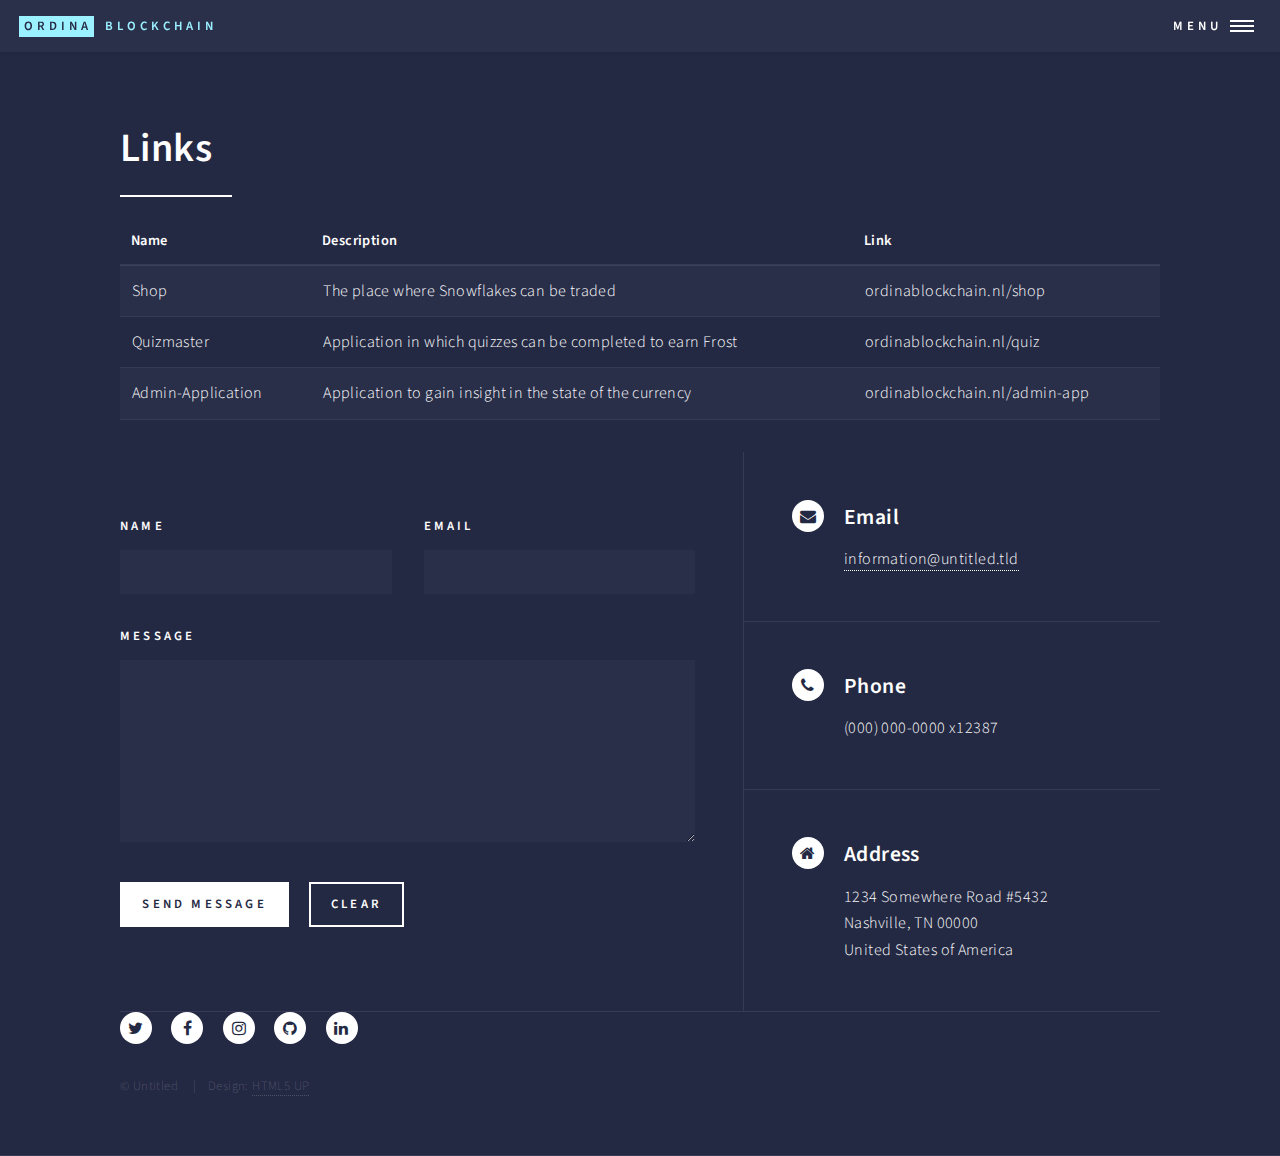
<file: ordinaportal/links.html>
<!DOCTYPE HTML>
<!--
	Forty by HTML5 UP
	html5up.net | @ajlkn
	Free for personal and commercial use under the CCA 3.0 license (html5up.net/license)
-->
<html>

<head>
    <title>Links - Ordina Blockchain</title>
    <meta charset="utf-8" />
    <meta name="viewport" content="width=device-width, initial-scale=1, user-scalable=no" />
    <!--[if lte IE 8]><script src="assets/js/ie/html5shiv.js"></script><![endif]-->
    <link rel="stylesheet" href="assets/css/main.css" />
    <!--[if lte IE 9]><link rel="stylesheet" href="assets/css/ie9.css" /><![endif]-->
    <!--[if lte IE 8]><link rel="stylesheet" href="assets/css/ie8.css" /><![endif]-->
</head>

<body>

    <!-- Wrapper -->
    <div id="wrapper">

        <!-- Header -->
        <header id="header">
            <a href="index.html" class="logo"><strong>Ordina</strong> <span>Blockchain</span></a>
            <nav>
                <a href="#menu">Menu</a>
            </nav>
        </header>

        <!-- Menu -->
        <nav id="menu">
            <ul class="links">
                <li><a href="index.html">Home</a></li>
                <li><a href="description.html">Description</a></li>
                <li><a href="installation.html">Installation</a></li>
                <li><a href="links.html">Links</a></li>
            </ul>
            <ul class="actions vertical">
                <li><a href="installation.html" class="button special fit">Go Snow!</a></li>
                <!-- <li><a href="#" class="button fit">Log In</a></li> -->
            </ul>
        </nav>

        <!-- Main -->
        <div id="main" class="alt">

            <!-- One -->
            <section id="one">
                <div class="inner">
                    <header class="major">
                        <h1>Links</h1>
                    </header>
                    <div class="table-wrapper">
                        <table>
                            <thead>
                                <tr>
                                    <th>Name</th>
                                    <th>Description</th>
                                    <th>Link</th>
                                </tr>
                            </thead>
                            <tbody>
                                <tr>
                                    <td>Shop</td>
                                    <td>The place where Snowflakes can be traded</td>
                                    <td>ordinablockchain.nl/shop</td>
                                </tr>
                                <tr>
                                    <td>Quizmaster</td>
                                    <td>Application in which quizzes can be completed to earn Frost</td>
                                    <td>ordinablockchain.nl/quiz</td>
                                </tr>
                                <tr>
                                    <td>Admin-Application</td>
                                    <td>Application to gain insight in the state of the currency</td>
                                    <td>ordinablockchain.nl/admin-app</td>
                                </tr>
                            </tbody>
                        </table>
                    </div>

                    <!-- Contact -->
                    <section id="contact">
                        <div class="inner">
                            <section>
                                <form method="post" action="#">
                                    <div class="field half first">
                                        <label for="name">Name</label>
                                        <input type="text" name="name" id="name" />
                                    </div>
                                    <div class="field half">
                                        <label for="email">Email</label>
                                        <input type="text" name="email" id="email" />
                                    </div>
                                    <div class="field">
                                        <label for="message">Message</label>
                                        <textarea name="message" id="message" rows="6"></textarea>
                                    </div>
                                    <ul class="actions">
                                        <li><input type="submit" value="Send Message" class="special" /></li>
                                        <li><input type="reset" value="Clear" /></li>
                                    </ul>
                                </form>
                            </section>
                            <section class="split">
                                <section>
                                    <div class="contact-method">
                                        <span class="icon alt fa-envelope"></span>
                                        <h3>Email</h3>
                                        <a href="#">information@untitled.tld</a>
                                    </div>
                                </section>
                                <section>
                                    <div class="contact-method">
                                        <span class="icon alt fa-phone"></span>
                                        <h3>Phone</h3>
                                        <span>(000) 000-0000 x12387</span>
                                    </div>
                                </section>
                                <section>
                                    <div class="contact-method">
                                        <span class="icon alt fa-home"></span>
                                        <h3>Address</h3>
                                        <span>1234 Somewhere Road #5432<br />
										Nashville, TN 00000<br />
										United States of America</span>
                                    </div>
                                </section>
                            </section>
                        </div>
                    </section>

                    <!-- Footer -->
                    <footer id="footer">
                        <div class="inner">
                            <ul class="icons">
                                <li><a href="https://twitter.com/ordina" class="icon alt fa-twitter"><span class="label">Twitter</span></a></li>
                                <li><a href="https://www.facebook.com/ordina" class="icon alt fa-facebook"><span class="label">Facebook</span></a></li>
                                <li><a href="https://www.instagram.com/ordinanl/?hl=nl" class="icon alt fa-instagram"><span class="label">Instagram</span></a></li>
                                <li><a href="https://github.com/OrdinaBlockchain/avalanche-blockchain" class="icon alt fa-github"><span class="label">GitHub</span></a></li>
                                <li><a href="https://www.linkedin.com/company/ordina/?originalSubdomain=nl" class="icon alt fa-linkedin"><span class="label">LinkedIn</span></a></li>
                            </ul>
                            <ul class="copyright">
                                <li>&copy; Untitled</li>
                                <li>Design: <a href="https://html5up.net">HTML5 UP</a></li>
                            </ul>
                        </div>
                    </footer>

                </div>

                <!-- Scripts -->
                <script src="assets/js/jquery.min.js"></script>
                <script src="assets/js/jquery.scrolly.min.js"></script>
                <script src="assets/js/jquery.scrollex.min.js"></script>
                <script src="assets/js/skel.min.js"></script>
                <script src="assets/js/util.js"></script>
                <!--[if lte IE 8]><script src="assets/js/ie/respond.min.js"></script><![endif]-->
                <script src="assets/js/main.js"></script>

</body>

</html>
</file>
<file: ordinaportal/assets/css/ie9.css>
/*
	Forty by HTML5 UP
	html5up.net | @ajlkn
	Free for personal and commercial use under the CCA 3.0 license (html5up.net/license)
*/

/* Spotlights */

	.spotlights > section:after {
		content: '';
		display: block;
		clear: both;
	}

	.spotlights > section > .image {
		float: left;
	}

	.spotlights > section > .content {
		float: left;
	}

/* Tiles */

	.tiles:after {
		content: '';
		display: block;
		clear: both;
	}

	.tiles article {
		padding: 8em 4em 6em 4em ;
		float: left;
		height: auto;
		max-height: none;
		min-height: 0;
	}

/* Header */

	#header .logo {
		position: absolute;
		top: 0;
		left: 0;
	}

	#header nav {
		position: absolute;
		top: 0;
		right: 0;
	}

/* Banner */

	#banner {
		padding: 7em 0 4em 0 ;
		background-attachment: scroll;
		height: auto;
		max-height: none;
		min-height: 0;
	}

		#banner > .inner .content {
			display: block;
		}

			#banner > .inner .content > * {
				margin-left: 0;
				margin: 0 0 2em 0;
			}

		#banner.major {
			height: auto;
			max-height: none;
			min-height: 0;
		}

/* Contact */

	#contact:after {
		content: '';
		display: block;
		clear: both;
	}

	#contact > .inner > * {
		float: left;
	}

/* Menu */

	#menu .inner {
		margin: 0 auto;
	}
</file>
<file: ordinaportal/assets/css/ie8.css>
/*
	Forty by HTML5 UP
	html5up.net | @ajlkn
	Free for personal and commercial use under the CCA 3.0 license (html5up.net/license)
*/

/* Button */

	.button {
		border: solid 2px !important;
	}

		.button.next {
			padding-right: 1.75em;
		}

			.button.next:before, .button.next:after {
				display: none;
			}

/* Tiles */

	.tiles article {
		width: 50%;
		-ms-behavior: url("assets/js/ie/backgroundsize.min.htc");
		background-size: cover;
	}

/* Banner */

	#banner {
		-ms-behavior: url("assets/js/ie/backgroundsize.min.htc");
	}

		#banner:after {
			display: none;
		}

/* Menu */

	#menu {
		background: #242943;
	}
</file>
<file: ordinaportal/assets/css/main.css>
@import url(font-awesome.min.css);
@import url("https://fonts.googleapis.com/css?family=Source+Sans+Pro:300,300italic,600,600italic");

/*
	Forty by HTML5 UP
	html5up.net | @ajlkn
	Free for personal and commercial use under the CCA 3.0 license (html5up.net/license)
*/


/* Reset */

html,
body,
div,
span,
applet,
object,
iframe,
h1,
h2,
h3,
h4,
h5,
h6,
p,
blockquote,
pre,
a,
abbr,
acronym,
address,
big,
cite,
code,
del,
dfn,
em,
img,
ins,
kbd,
q,
s,
samp,
small,
strike,
strong,
sub,
sup,
tt,
var,
b,
u,
i,
center,
dl,
dt,
dd,
ol,
ul,
li,
fieldset,
form,
label,
legend,
table,
caption,
tbody,
tfoot,
thead,
tr,
th,
td,
article,
aside,
canvas,
details,
embed,
figure,
figcaption,
footer,
header,
hgroup,
menu,
nav,
output,
ruby,
section,
summary,
time,
mark,
audio,
video {
    margin: 0;
    padding: 0;
    border: 0;
    font-size: 100%;
    font: inherit;
    vertical-align: baseline;
}

article,
aside,
details,
figcaption,
figure,
footer,
header,
hgroup,
menu,
nav,
section {
    display: block;
}

body {
    line-height: 1;
}

ol,
ul {
    list-style: none;
}

blockquote,
q {
    quotes: none;
}

blockquote:before,
blockquote:after,
q:before,
q:after {
    content: '';
    content: none;
}

table {
    border-collapse: collapse;
    border-spacing: 0;
}

body {
    -webkit-text-size-adjust: none;
}


/* Box Model */

*,
*:before,
*:after {
    -moz-box-sizing: border-box;
    -webkit-box-sizing: border-box;
    box-sizing: border-box;
}


/* Grid */

.row {
    border-bottom: solid 1px transparent;
    -moz-box-sizing: border-box;
    -webkit-box-sizing: border-box;
    box-sizing: border-box;
}

.row>* {
    float: left;
    -moz-box-sizing: border-box;
    -webkit-box-sizing: border-box;
    box-sizing: border-box;
}

.row:after,
.row:before {
    content: '';
    display: block;
    clear: both;
    height: 0;
}

.row.uniform>*> :first-child {
    margin-top: 0;
}

.row.uniform>*> :last-child {
    margin-bottom: 0;
}

.row.\30 \25>* {
    padding: 0 0 0 0em;
}

.row.\30 \25 {
    margin: 0 0 -1px 0em;
}

.row.uniform.\30 \25>* {
    padding: 0em 0 0 0em;
}

.row.uniform.\30 \25 {
    margin: 0em 0 -1px 0em;
}

.row>* {
    padding: 0 0 0 2em;
}

.row {
    margin: 0 0 -1px -2em;
}

.row.uniform>* {
    padding: 2em 0 0 2em;
}

.row.uniform {
    margin: -2em 0 -1px -2em;
}

.row.\32 00\25>* {
    padding: 0 0 0 4em;
}

.row.\32 00\25 {
    margin: 0 0 -1px -4em;
}

.row.uniform.\32 00\25>* {
    padding: 4em 0 0 4em;
}

.row.uniform.\32 00\25 {
    margin: -4em 0 -1px -4em;
}

.row.\31 50\25>* {
    padding: 0 0 0 3em;
}

.row.\31 50\25 {
    margin: 0 0 -1px -3em;
}

.row.uniform.\31 50\25>* {
    padding: 3em 0 0 3em;
}

.row.uniform.\31 50\25 {
    margin: -3em 0 -1px -3em;
}

.row.\35 0\25>* {
    padding: 0 0 0 1em;
}

.row.\35 0\25 {
    margin: 0 0 -1px -1em;
}

.row.uniform.\35 0\25>* {
    padding: 1em 0 0 1em;
}

.row.uniform.\35 0\25 {
    margin: -1em 0 -1px -1em;
}

.row.\32 5\25>* {
    padding: 0 0 0 0.5em;
}

.row.\32 5\25 {
    margin: 0 0 -1px -0.5em;
}

.row.uniform.\32 5\25>* {
    padding: 0.5em 0 0 0.5em;
}

.row.uniform.\32 5\25 {
    margin: -0.5em 0 -1px -0.5em;
}

.\31 2u,
.\31 2u\24 {
    width: 100%;
    clear: none;
    margin-left: 0;
}

.\31 1u,
.\31 1u\24 {
    width: 91.6666666667%;
    clear: none;
    margin-left: 0;
}

.\31 0u,
.\31 0u\24 {
    width: 83.3333333333%;
    clear: none;
    margin-left: 0;
}

.\39 u,
.\39 u\24 {
    width: 75%;
    clear: none;
    margin-left: 0;
}

.\38 u,
.\38 u\24 {
    width: 66.6666666667%;
    clear: none;
    margin-left: 0;
}

.\37 u,
.\37 u\24 {
    width: 58.3333333333%;
    clear: none;
    margin-left: 0;
}

.\36 u,
.\36 u\24 {
    width: 50%;
    clear: none;
    margin-left: 0;
}

.\35 u,
.\35 u\24 {
    width: 41.6666666667%;
    clear: none;
    margin-left: 0;
}

.\34 u,
.\34 u\24 {
    width: 33.3333333333%;
    clear: none;
    margin-left: 0;
}

.\33 u,
.\33 u\24 {
    width: 25%;
    clear: none;
    margin-left: 0;
}

.\32 u,
.\32 u\24 {
    width: 16.6666666667%;
    clear: none;
    margin-left: 0;
}

.\31 u,
.\31 u\24 {
    width: 8.3333333333%;
    clear: none;
    margin-left: 0;
}

.\31 2u\24+*,
.\31 1u\24+*,
.\31 0u\24+*,
.\39 u\24+*,
.\38 u\24+*,
.\37 u\24+*,
.\36 u\24+*,
.\35 u\24+*,
.\34 u\24+*,
.\33 u\24+*,
.\32 u\24+*,
.\31 u\24+* {
    clear: left;
}

.\-11u {
    margin-left: 91.66667%;
}

.\-10u {
    margin-left: 83.33333%;
}

.\-9u {
    margin-left: 75%;
}

.\-8u {
    margin-left: 66.66667%;
}

.\-7u {
    margin-left: 58.33333%;
}

.\-6u {
    margin-left: 50%;
}

.\-5u {
    margin-left: 41.66667%;
}

.\-4u {
    margin-left: 33.33333%;
}

.\-3u {
    margin-left: 25%;
}

.\-2u {
    margin-left: 16.66667%;
}

.\-1u {
    margin-left: 8.33333%;
}

@media screen and (max-width: 1680px) {
    .row>* {
        padding: 0 0 0 2em;
    }
    .row {
        margin: 0 0 -1px -2em;
    }
    .row.uniform>* {
        padding: 2em 0 0 2em;
    }
    .row.uniform {
        margin: -2em 0 -1px -2em;
    }
    .row.\32 00\25>* {
        padding: 0 0 0 4em;
    }
    .row.\32 00\25 {
        margin: 0 0 -1px -4em;
    }
    .row.uniform.\32 00\25>* {
        padding: 4em 0 0 4em;
    }
    .row.uniform.\32 00\25 {
        margin: -4em 0 -1px -4em;
    }
    .row.\31 50\25>* {
        padding: 0 0 0 3em;
    }
    .row.\31 50\25 {
        margin: 0 0 -1px -3em;
    }
    .row.uniform.\31 50\25>* {
        padding: 3em 0 0 3em;
    }
    .row.uniform.\31 50\25 {
        margin: -3em 0 -1px -3em;
    }
    .row.\35 0\25>* {
        padding: 0 0 0 1em;
    }
    .row.\35 0\25 {
        margin: 0 0 -1px -1em;
    }
    .row.uniform.\35 0\25>* {
        padding: 1em 0 0 1em;
    }
    .row.uniform.\35 0\25 {
        margin: -1em 0 -1px -1em;
    }
    .row.\32 5\25>* {
        padding: 0 0 0 0.5em;
    }
    .row.\32 5\25 {
        margin: 0 0 -1px -0.5em;
    }
    .row.uniform.\32 5\25>* {
        padding: 0.5em 0 0 0.5em;
    }
    .row.uniform.\32 5\25 {
        margin: -0.5em 0 -1px -0.5em;
    }
    .\31 2u\28xlarge\29,
    .\31 2u\24\28xlarge\29 {
        width: 100%;
        clear: none;
        margin-left: 0;
    }
    .\31 1u\28xlarge\29,
    .\31 1u\24\28xlarge\29 {
        width: 91.6666666667%;
        clear: none;
        margin-left: 0;
    }
    .\31 0u\28xlarge\29,
    .\31 0u\24\28xlarge\29 {
        width: 83.3333333333%;
        clear: none;
        margin-left: 0;
    }
    .\39 u\28xlarge\29,
    .\39 u\24\28xlarge\29 {
        width: 75%;
        clear: none;
        margin-left: 0;
    }
    .\38 u\28xlarge\29,
    .\38 u\24\28xlarge\29 {
        width: 66.6666666667%;
        clear: none;
        margin-left: 0;
    }
    .\37 u\28xlarge\29,
    .\37 u\24\28xlarge\29 {
        width: 58.3333333333%;
        clear: none;
        margin-left: 0;
    }
    .\36 u\28xlarge\29,
    .\36 u\24\28xlarge\29 {
        width: 50%;
        clear: none;
        margin-left: 0;
    }
    .\35 u\28xlarge\29,
    .\35 u\24\28xlarge\29 {
        width: 41.6666666667%;
        clear: none;
        margin-left: 0;
    }
    .\34 u\28xlarge\29,
    .\34 u\24\28xlarge\29 {
        width: 33.3333333333%;
        clear: none;
        margin-left: 0;
    }
    .\33 u\28xlarge\29,
    .\33 u\24\28xlarge\29 {
        width: 25%;
        clear: none;
        margin-left: 0;
    }
    .\32 u\28xlarge\29,
    .\32 u\24\28xlarge\29 {
        width: 16.6666666667%;
        clear: none;
        margin-left: 0;
    }
    .\31 u\28xlarge\29,
    .\31 u\24\28xlarge\29 {
        width: 8.3333333333%;
        clear: none;
        margin-left: 0;
    }
    .\31 2u\24\28xlarge\29+*,
    .\31 1u\24\28xlarge\29+*,
    .\31 0u\24\28xlarge\29+*,
    .\39 u\24\28xlarge\29+*,
    .\38 u\24\28xlarge\29+*,
    .\37 u\24\28xlarge\29+*,
    .\36 u\24\28xlarge\29+*,
    .\35 u\24\28xlarge\29+*,
    .\34 u\24\28xlarge\29+*,
    .\33 u\24\28xlarge\29+*,
    .\32 u\24\28xlarge\29+*,
    .\31 u\24\28xlarge\29+* {
        clear: left;
    }
    .\-11u\28xlarge\29 {
        margin-left: 91.66667%;
    }
    .\-10u\28xlarge\29 {
        margin-left: 83.33333%;
    }
    .\-9u\28xlarge\29 {
        margin-left: 75%;
    }
    .\-8u\28xlarge\29 {
        margin-left: 66.66667%;
    }
    .\-7u\28xlarge\29 {
        margin-left: 58.33333%;
    }
    .\-6u\28xlarge\29 {
        margin-left: 50%;
    }
    .\-5u\28xlarge\29 {
        margin-left: 41.66667%;
    }
    .\-4u\28xlarge\29 {
        margin-left: 33.33333%;
    }
    .\-3u\28xlarge\29 {
        margin-left: 25%;
    }
    .\-2u\28xlarge\29 {
        margin-left: 16.66667%;
    }
    .\-1u\28xlarge\29 {
        margin-left: 8.33333%;
    }
}

@media screen and (max-width: 1280px) {
    .row>* {
        padding: 0 0 0 1.5em;
    }
    .row {
        margin: 0 0 -1px -1.5em;
    }
    .row.uniform>* {
        padding: 1.5em 0 0 1.5em;
    }
    .row.uniform {
        margin: -1.5em 0 -1px -1.5em;
    }
    .row.\32 00\25>* {
        padding: 0 0 0 3em;
    }
    .row.\32 00\25 {
        margin: 0 0 -1px -3em;
    }
    .row.uniform.\32 00\25>* {
        padding: 3em 0 0 3em;
    }
    .row.uniform.\32 00\25 {
        margin: -3em 0 -1px -3em;
    }
    .row.\31 50\25>* {
        padding: 0 0 0 2.25em;
    }
    .row.\31 50\25 {
        margin: 0 0 -1px -2.25em;
    }
    .row.uniform.\31 50\25>* {
        padding: 2.25em 0 0 2.25em;
    }
    .row.uniform.\31 50\25 {
        margin: -2.25em 0 -1px -2.25em;
    }
    .row.\35 0\25>* {
        padding: 0 0 0 0.75em;
    }
    .row.\35 0\25 {
        margin: 0 0 -1px -0.75em;
    }
    .row.uniform.\35 0\25>* {
        padding: 0.75em 0 0 0.75em;
    }
    .row.uniform.\35 0\25 {
        margin: -0.75em 0 -1px -0.75em;
    }
    .row.\32 5\25>* {
        padding: 0 0 0 0.375em;
    }
    .row.\32 5\25 {
        margin: 0 0 -1px -0.375em;
    }
    .row.uniform.\32 5\25>* {
        padding: 0.375em 0 0 0.375em;
    }
    .row.uniform.\32 5\25 {
        margin: -0.375em 0 -1px -0.375em;
    }
    .\31 2u\28large\29,
    .\31 2u\24\28large\29 {
        width: 100%;
        clear: none;
        margin-left: 0;
    }
    .\31 1u\28large\29,
    .\31 1u\24\28large\29 {
        width: 91.6666666667%;
        clear: none;
        margin-left: 0;
    }
    .\31 0u\28large\29,
    .\31 0u\24\28large\29 {
        width: 83.3333333333%;
        clear: none;
        margin-left: 0;
    }
    .\39 u\28large\29,
    .\39 u\24\28large\29 {
        width: 75%;
        clear: none;
        margin-left: 0;
    }
    .\38 u\28large\29,
    .\38 u\24\28large\29 {
        width: 66.6666666667%;
        clear: none;
        margin-left: 0;
    }
    .\37 u\28large\29,
    .\37 u\24\28large\29 {
        width: 58.3333333333%;
        clear: none;
        margin-left: 0;
    }
    .\36 u\28large\29,
    .\36 u\24\28large\29 {
        width: 50%;
        clear: none;
        margin-left: 0;
    }
    .\35 u\28large\29,
    .\35 u\24\28large\29 {
        width: 41.6666666667%;
        clear: none;
        margin-left: 0;
    }
    .\34 u\28large\29,
    .\34 u\24\28large\29 {
        width: 33.3333333333%;
        clear: none;
        margin-left: 0;
    }
    .\33 u\28large\29,
    .\33 u\24\28large\29 {
        width: 25%;
        clear: none;
        margin-left: 0;
    }
    .\32 u\28large\29,
    .\32 u\24\28large\29 {
        width: 16.6666666667%;
        clear: none;
        margin-left: 0;
    }
    .\31 u\28large\29,
    .\31 u\24\28large\29 {
        width: 8.3333333333%;
        clear: none;
        margin-left: 0;
    }
    .\31 2u\24\28large\29+*,
    .\31 1u\24\28large\29+*,
    .\31 0u\24\28large\29+*,
    .\39 u\24\28large\29+*,
    .\38 u\24\28large\29+*,
    .\37 u\24\28large\29+*,
    .\36 u\24\28large\29+*,
    .\35 u\24\28large\29+*,
    .\34 u\24\28large\29+*,
    .\33 u\24\28large\29+*,
    .\32 u\24\28large\29+*,
    .\31 u\24\28large\29+* {
        clear: left;
    }
    .\-11u\28large\29 {
        margin-left: 91.66667%;
    }
    .\-10u\28large\29 {
        margin-left: 83.33333%;
    }
    .\-9u\28large\29 {
        margin-left: 75%;
    }
    .\-8u\28large\29 {
        margin-left: 66.66667%;
    }
    .\-7u\28large\29 {
        margin-left: 58.33333%;
    }
    .\-6u\28large\29 {
        margin-left: 50%;
    }
    .\-5u\28large\29 {
        margin-left: 41.66667%;
    }
    .\-4u\28large\29 {
        margin-left: 33.33333%;
    }
    .\-3u\28large\29 {
        margin-left: 25%;
    }
    .\-2u\28large\29 {
        margin-left: 16.66667%;
    }
    .\-1u\28large\29 {
        margin-left: 8.33333%;
    }
}

@media screen and (max-width: 980px) {
    .row>* {
        padding: 0 0 0 1.5em;
    }
    .row {
        margin: 0 0 -1px -1.5em;
    }
    .row.uniform>* {
        padding: 1.5em 0 0 1.5em;
    }
    .row.uniform {
        margin: -1.5em 0 -1px -1.5em;
    }
    .row.\32 00\25>* {
        padding: 0 0 0 3em;
    }
    .row.\32 00\25 {
        margin: 0 0 -1px -3em;
    }
    .row.uniform.\32 00\25>* {
        padding: 3em 0 0 3em;
    }
    .row.uniform.\32 00\25 {
        margin: -3em 0 -1px -3em;
    }
    .row.\31 50\25>* {
        padding: 0 0 0 2.25em;
    }
    .row.\31 50\25 {
        margin: 0 0 -1px -2.25em;
    }
    .row.uniform.\31 50\25>* {
        padding: 2.25em 0 0 2.25em;
    }
    .row.uniform.\31 50\25 {
        margin: -2.25em 0 -1px -2.25em;
    }
    .row.\35 0\25>* {
        padding: 0 0 0 0.75em;
    }
    .row.\35 0\25 {
        margin: 0 0 -1px -0.75em;
    }
    .row.uniform.\35 0\25>* {
        padding: 0.75em 0 0 0.75em;
    }
    .row.uniform.\35 0\25 {
        margin: -0.75em 0 -1px -0.75em;
    }
    .row.\32 5\25>* {
        padding: 0 0 0 0.375em;
    }
    .row.\32 5\25 {
        margin: 0 0 -1px -0.375em;
    }
    .row.uniform.\32 5\25>* {
        padding: 0.375em 0 0 0.375em;
    }
    .row.uniform.\32 5\25 {
        margin: -0.375em 0 -1px -0.375em;
    }
    .\31 2u\28medium\29,
    .\31 2u\24\28medium\29 {
        width: 100%;
        clear: none;
        margin-left: 0;
    }
    .\31 1u\28medium\29,
    .\31 1u\24\28medium\29 {
        width: 91.6666666667%;
        clear: none;
        margin-left: 0;
    }
    .\31 0u\28medium\29,
    .\31 0u\24\28medium\29 {
        width: 83.3333333333%;
        clear: none;
        margin-left: 0;
    }
    .\39 u\28medium\29,
    .\39 u\24\28medium\29 {
        width: 75%;
        clear: none;
        margin-left: 0;
    }
    .\38 u\28medium\29,
    .\38 u\24\28medium\29 {
        width: 66.6666666667%;
        clear: none;
        margin-left: 0;
    }
    .\37 u\28medium\29,
    .\37 u\24\28medium\29 {
        width: 58.3333333333%;
        clear: none;
        margin-left: 0;
    }
    .\36 u\28medium\29,
    .\36 u\24\28medium\29 {
        width: 50%;
        clear: none;
        margin-left: 0;
    }
    .\35 u\28medium\29,
    .\35 u\24\28medium\29 {
        width: 41.6666666667%;
        clear: none;
        margin-left: 0;
    }
    .\34 u\28medium\29,
    .\34 u\24\28medium\29 {
        width: 33.3333333333%;
        clear: none;
        margin-left: 0;
    }
    .\33 u\28medium\29,
    .\33 u\24\28medium\29 {
        width: 25%;
        clear: none;
        margin-left: 0;
    }
    .\32 u\28medium\29,
    .\32 u\24\28medium\29 {
        width: 16.6666666667%;
        clear: none;
        margin-left: 0;
    }
    .\31 u\28medium\29,
    .\31 u\24\28medium\29 {
        width: 8.3333333333%;
        clear: none;
        margin-left: 0;
    }
    .\31 2u\24\28medium\29+*,
    .\31 1u\24\28medium\29+*,
    .\31 0u\24\28medium\29+*,
    .\39 u\24\28medium\29+*,
    .\38 u\24\28medium\29+*,
    .\37 u\24\28medium\29+*,
    .\36 u\24\28medium\29+*,
    .\35 u\24\28medium\29+*,
    .\34 u\24\28medium\29+*,
    .\33 u\24\28medium\29+*,
    .\32 u\24\28medium\29+*,
    .\31 u\24\28medium\29+* {
        clear: left;
    }
    .\-11u\28medium\29 {
        margin-left: 91.66667%;
    }
    .\-10u\28medium\29 {
        margin-left: 83.33333%;
    }
    .\-9u\28medium\29 {
        margin-left: 75%;
    }
    .\-8u\28medium\29 {
        margin-left: 66.66667%;
    }
    .\-7u\28medium\29 {
        margin-left: 58.33333%;
    }
    .\-6u\28medium\29 {
        margin-left: 50%;
    }
    .\-5u\28medium\29 {
        margin-left: 41.66667%;
    }
    .\-4u\28medium\29 {
        margin-left: 33.33333%;
    }
    .\-3u\28medium\29 {
        margin-left: 25%;
    }
    .\-2u\28medium\29 {
        margin-left: 16.66667%;
    }
    .\-1u\28medium\29 {
        margin-left: 8.33333%;
    }
}

@media screen and (max-width: 736px) {
    .row>* {
        padding: 0 0 0 1.25em;
    }
    .row {
        margin: 0 0 -1px -1.25em;
    }
    .row.uniform>* {
        padding: 1.25em 0 0 1.25em;
    }
    .row.uniform {
        margin: -1.25em 0 -1px -1.25em;
    }
    .row.\32 00\25>* {
        padding: 0 0 0 2.5em;
    }
    .row.\32 00\25 {
        margin: 0 0 -1px -2.5em;
    }
    .row.uniform.\32 00\25>* {
        padding: 2.5em 0 0 2.5em;
    }
    .row.uniform.\32 00\25 {
        margin: -2.5em 0 -1px -2.5em;
    }
    .row.\31 50\25>* {
        padding: 0 0 0 1.875em;
    }
    .row.\31 50\25 {
        margin: 0 0 -1px -1.875em;
    }
    .row.uniform.\31 50\25>* {
        padding: 1.875em 0 0 1.875em;
    }
    .row.uniform.\31 50\25 {
        margin: -1.875em 0 -1px -1.875em;
    }
    .row.\35 0\25>* {
        padding: 0 0 0 0.625em;
    }
    .row.\35 0\25 {
        margin: 0 0 -1px -0.625em;
    }
    .row.uniform.\35 0\25>* {
        padding: 0.625em 0 0 0.625em;
    }
    .row.uniform.\35 0\25 {
        margin: -0.625em 0 -1px -0.625em;
    }
    .row.\32 5\25>* {
        padding: 0 0 0 0.3125em;
    }
    .row.\32 5\25 {
        margin: 0 0 -1px -0.3125em;
    }
    .row.uniform.\32 5\25>* {
        padding: 0.3125em 0 0 0.3125em;
    }
    .row.uniform.\32 5\25 {
        margin: -0.3125em 0 -1px -0.3125em;
    }
    .\31 2u\28small\29,
    .\31 2u\24\28small\29 {
        width: 100%;
        clear: none;
        margin-left: 0;
    }
    .\31 1u\28small\29,
    .\31 1u\24\28small\29 {
        width: 91.6666666667%;
        clear: none;
        margin-left: 0;
    }
    .\31 0u\28small\29,
    .\31 0u\24\28small\29 {
        width: 83.3333333333%;
        clear: none;
        margin-left: 0;
    }
    .\39 u\28small\29,
    .\39 u\24\28small\29 {
        width: 75%;
        clear: none;
        margin-left: 0;
    }
    .\38 u\28small\29,
    .\38 u\24\28small\29 {
        width: 66.6666666667%;
        clear: none;
        margin-left: 0;
    }
    .\37 u\28small\29,
    .\37 u\24\28small\29 {
        width: 58.3333333333%;
        clear: none;
        margin-left: 0;
    }
    .\36 u\28small\29,
    .\36 u\24\28small\29 {
        width: 50%;
        clear: none;
        margin-left: 0;
    }
    .\35 u\28small\29,
    .\35 u\24\28small\29 {
        width: 41.6666666667%;
        clear: none;
        margin-left: 0;
    }
    .\34 u\28small\29,
    .\34 u\24\28small\29 {
        width: 33.3333333333%;
        clear: none;
        margin-left: 0;
    }
    .\33 u\28small\29,
    .\33 u\24\28small\29 {
        width: 25%;
        clear: none;
        margin-left: 0;
    }
    .\32 u\28small\29,
    .\32 u\24\28small\29 {
        width: 16.6666666667%;
        clear: none;
        margin-left: 0;
    }
    .\31 u\28small\29,
    .\31 u\24\28small\29 {
        width: 8.3333333333%;
        clear: none;
        margin-left: 0;
    }
    .\31 2u\24\28small\29+*,
    .\31 1u\24\28small\29+*,
    .\31 0u\24\28small\29+*,
    .\39 u\24\28small\29+*,
    .\38 u\24\28small\29+*,
    .\37 u\24\28small\29+*,
    .\36 u\24\28small\29+*,
    .\35 u\24\28small\29+*,
    .\34 u\24\28small\29+*,
    .\33 u\24\28small\29+*,
    .\32 u\24\28small\29+*,
    .\31 u\24\28small\29+* {
        clear: left;
    }
    .\-11u\28small\29 {
        margin-left: 91.66667%;
    }
    .\-10u\28small\29 {
        margin-left: 83.33333%;
    }
    .\-9u\28small\29 {
        margin-left: 75%;
    }
    .\-8u\28small\29 {
        margin-left: 66.66667%;
    }
    .\-7u\28small\29 {
        margin-left: 58.33333%;
    }
    .\-6u\28small\29 {
        margin-left: 50%;
    }
    .\-5u\28small\29 {
        margin-left: 41.66667%;
    }
    .\-4u\28small\29 {
        margin-left: 33.33333%;
    }
    .\-3u\28small\29 {
        margin-left: 25%;
    }
    .\-2u\28small\29 {
        margin-left: 16.66667%;
    }
    .\-1u\28small\29 {
        margin-left: 8.33333%;
    }
}

@media screen and (max-width: 480px) {
    .row>* {
        padding: 0 0 0 1.25em;
    }
    .row {
        margin: 0 0 -1px -1.25em;
    }
    .row.uniform>* {
        padding: 1.25em 0 0 1.25em;
    }
    .row.uniform {
        margin: -1.25em 0 -1px -1.25em;
    }
    .row.\32 00\25>* {
        padding: 0 0 0 2.5em;
    }
    .row.\32 00\25 {
        margin: 0 0 -1px -2.5em;
    }
    .row.uniform.\32 00\25>* {
        padding: 2.5em 0 0 2.5em;
    }
    .row.uniform.\32 00\25 {
        margin: -2.5em 0 -1px -2.5em;
    }
    .row.\31 50\25>* {
        padding: 0 0 0 1.875em;
    }
    .row.\31 50\25 {
        margin: 0 0 -1px -1.875em;
    }
    .row.uniform.\31 50\25>* {
        padding: 1.875em 0 0 1.875em;
    }
    .row.uniform.\31 50\25 {
        margin: -1.875em 0 -1px -1.875em;
    }
    .row.\35 0\25>* {
        padding: 0 0 0 0.625em;
    }
    .row.\35 0\25 {
        margin: 0 0 -1px -0.625em;
    }
    .row.uniform.\35 0\25>* {
        padding: 0.625em 0 0 0.625em;
    }
    .row.uniform.\35 0\25 {
        margin: -0.625em 0 -1px -0.625em;
    }
    .row.\32 5\25>* {
        padding: 0 0 0 0.3125em;
    }
    .row.\32 5\25 {
        margin: 0 0 -1px -0.3125em;
    }
    .row.uniform.\32 5\25>* {
        padding: 0.3125em 0 0 0.3125em;
    }
    .row.uniform.\32 5\25 {
        margin: -0.3125em 0 -1px -0.3125em;
    }
    .\31 2u\28xsmall\29,
    .\31 2u\24\28xsmall\29 {
        width: 100%;
        clear: none;
        margin-left: 0;
    }
    .\31 1u\28xsmall\29,
    .\31 1u\24\28xsmall\29 {
        width: 91.6666666667%;
        clear: none;
        margin-left: 0;
    }
    .\31 0u\28xsmall\29,
    .\31 0u\24\28xsmall\29 {
        width: 83.3333333333%;
        clear: none;
        margin-left: 0;
    }
    .\39 u\28xsmall\29,
    .\39 u\24\28xsmall\29 {
        width: 75%;
        clear: none;
        margin-left: 0;
    }
    .\38 u\28xsmall\29,
    .\38 u\24\28xsmall\29 {
        width: 66.6666666667%;
        clear: none;
        margin-left: 0;
    }
    .\37 u\28xsmall\29,
    .\37 u\24\28xsmall\29 {
        width: 58.3333333333%;
        clear: none;
        margin-left: 0;
    }
    .\36 u\28xsmall\29,
    .\36 u\24\28xsmall\29 {
        width: 50%;
        clear: none;
        margin-left: 0;
    }
    .\35 u\28xsmall\29,
    .\35 u\24\28xsmall\29 {
        width: 41.6666666667%;
        clear: none;
        margin-left: 0;
    }
    .\34 u\28xsmall\29,
    .\34 u\24\28xsmall\29 {
        width: 33.3333333333%;
        clear: none;
        margin-left: 0;
    }
    .\33 u\28xsmall\29,
    .\33 u\24\28xsmall\29 {
        width: 25%;
        clear: none;
        margin-left: 0;
    }
    .\32 u\28xsmall\29,
    .\32 u\24\28xsmall\29 {
        width: 16.6666666667%;
        clear: none;
        margin-left: 0;
    }
    .\31 u\28xsmall\29,
    .\31 u\24\28xsmall\29 {
        width: 8.3333333333%;
        clear: none;
        margin-left: 0;
    }
    .\31 2u\24\28xsmall\29+*,
    .\31 1u\24\28xsmall\29+*,
    .\31 0u\24\28xsmall\29+*,
    .\39 u\24\28xsmall\29+*,
    .\38 u\24\28xsmall\29+*,
    .\37 u\24\28xsmall\29+*,
    .\36 u\24\28xsmall\29+*,
    .\35 u\24\28xsmall\29+*,
    .\34 u\24\28xsmall\29+*,
    .\33 u\24\28xsmall\29+*,
    .\32 u\24\28xsmall\29+*,
    .\31 u\24\28xsmall\29+* {
        clear: left;
    }
    .\-11u\28xsmall\29 {
        margin-left: 91.66667%;
    }
    .\-10u\28xsmall\29 {
        margin-left: 83.33333%;
    }
    .\-9u\28xsmall\29 {
        margin-left: 75%;
    }
    .\-8u\28xsmall\29 {
        margin-left: 66.66667%;
    }
    .\-7u\28xsmall\29 {
        margin-left: 58.33333%;
    }
    .\-6u\28xsmall\29 {
        margin-left: 50%;
    }
    .\-5u\28xsmall\29 {
        margin-left: 41.66667%;
    }
    .\-4u\28xsmall\29 {
        margin-left: 33.33333%;
    }
    .\-3u\28xsmall\29 {
        margin-left: 25%;
    }
    .\-2u\28xsmall\29 {
        margin-left: 16.66667%;
    }
    .\-1u\28xsmall\29 {
        margin-left: 8.33333%;
    }
}

@media screen and (max-width: 360px) {
    .row>* {
        padding: 0 0 0 1.25em;
    }
    .row {
        margin: 0 0 -1px -1.25em;
    }
    .row.uniform>* {
        padding: 1.25em 0 0 1.25em;
    }
    .row.uniform {
        margin: -1.25em 0 -1px -1.25em;
    }
    .row.\32 00\25>* {
        padding: 0 0 0 2.5em;
    }
    .row.\32 00\25 {
        margin: 0 0 -1px -2.5em;
    }
    .row.uniform.\32 00\25>* {
        padding: 2.5em 0 0 2.5em;
    }
    .row.uniform.\32 00\25 {
        margin: -2.5em 0 -1px -2.5em;
    }
    .row.\31 50\25>* {
        padding: 0 0 0 1.875em;
    }
    .row.\31 50\25 {
        margin: 0 0 -1px -1.875em;
    }
    .row.uniform.\31 50\25>* {
        padding: 1.875em 0 0 1.875em;
    }
    .row.uniform.\31 50\25 {
        margin: -1.875em 0 -1px -1.875em;
    }
    .row.\35 0\25>* {
        padding: 0 0 0 0.625em;
    }
    .row.\35 0\25 {
        margin: 0 0 -1px -0.625em;
    }
    .row.uniform.\35 0\25>* {
        padding: 0.625em 0 0 0.625em;
    }
    .row.uniform.\35 0\25 {
        margin: -0.625em 0 -1px -0.625em;
    }
    .row.\32 5\25>* {
        padding: 0 0 0 0.3125em;
    }
    .row.\32 5\25 {
        margin: 0 0 -1px -0.3125em;
    }
    .row.uniform.\32 5\25>* {
        padding: 0.3125em 0 0 0.3125em;
    }
    .row.uniform.\32 5\25 {
        margin: -0.3125em 0 -1px -0.3125em;
    }
    .\31 2u\28xxsmall\29,
    .\31 2u\24\28xxsmall\29 {
        width: 100%;
        clear: none;
        margin-left: 0;
    }
    .\31 1u\28xxsmall\29,
    .\31 1u\24\28xxsmall\29 {
        width: 91.6666666667%;
        clear: none;
        margin-left: 0;
    }
    .\31 0u\28xxsmall\29,
    .\31 0u\24\28xxsmall\29 {
        width: 83.3333333333%;
        clear: none;
        margin-left: 0;
    }
    .\39 u\28xxsmall\29,
    .\39 u\24\28xxsmall\29 {
        width: 75%;
        clear: none;
        margin-left: 0;
    }
    .\38 u\28xxsmall\29,
    .\38 u\24\28xxsmall\29 {
        width: 66.6666666667%;
        clear: none;
        margin-left: 0;
    }
    .\37 u\28xxsmall\29,
    .\37 u\24\28xxsmall\29 {
        width: 58.3333333333%;
        clear: none;
        margin-left: 0;
    }
    .\36 u\28xxsmall\29,
    .\36 u\24\28xxsmall\29 {
        width: 50%;
        clear: none;
        margin-left: 0;
    }
    .\35 u\28xxsmall\29,
    .\35 u\24\28xxsmall\29 {
        width: 41.6666666667%;
        clear: none;
        margin-left: 0;
    }
    .\34 u\28xxsmall\29,
    .\34 u\24\28xxsmall\29 {
        width: 33.3333333333%;
        clear: none;
        margin-left: 0;
    }
    .\33 u\28xxsmall\29,
    .\33 u\24\28xxsmall\29 {
        width: 25%;
        clear: none;
        margin-left: 0;
    }
    .\32 u\28xxsmall\29,
    .\32 u\24\28xxsmall\29 {
        width: 16.6666666667%;
        clear: none;
        margin-left: 0;
    }
    .\31 u\28xxsmall\29,
    .\31 u\24\28xxsmall\29 {
        width: 8.3333333333%;
        clear: none;
        margin-left: 0;
    }
    .\31 2u\24\28xxsmall\29+*,
    .\31 1u\24\28xxsmall\29+*,
    .\31 0u\24\28xxsmall\29+*,
    .\39 u\24\28xxsmall\29+*,
    .\38 u\24\28xxsmall\29+*,
    .\37 u\24\28xxsmall\29+*,
    .\36 u\24\28xxsmall\29+*,
    .\35 u\24\28xxsmall\29+*,
    .\34 u\24\28xxsmall\29+*,
    .\33 u\24\28xxsmall\29+*,
    .\32 u\24\28xxsmall\29+*,
    .\31 u\24\28xxsmall\29+* {
        clear: left;
    }
    .\-11u\28xxsmall\29 {
        margin-left: 91.66667%;
    }
    .\-10u\28xxsmall\29 {
        margin-left: 83.33333%;
    }
    .\-9u\28xxsmall\29 {
        margin-left: 75%;
    }
    .\-8u\28xxsmall\29 {
        margin-left: 66.66667%;
    }
    .\-7u\28xxsmall\29 {
        margin-left: 58.33333%;
    }
    .\-6u\28xxsmall\29 {
        margin-left: 50%;
    }
    .\-5u\28xxsmall\29 {
        margin-left: 41.66667%;
    }
    .\-4u\28xxsmall\29 {
        margin-left: 33.33333%;
    }
    .\-3u\28xxsmall\29 {
        margin-left: 25%;
    }
    .\-2u\28xxsmall\29 {
        margin-left: 16.66667%;
    }
    .\-1u\28xxsmall\29 {
        margin-left: 8.33333%;
    }
}


/* Basic */

@-ms-viewport {
    width: device-width;
}

body {
    -ms-overflow-style: scrollbar;
}

@media screen and (max-width: 480px) {
    html,
    body {
        min-width: 320px;
    }
}

body {
    background: #242943;
}

body.is-loading *,
body.is-loading *:before,
body.is-loading *:after {
    -moz-animation: none !important;
    -webkit-animation: none !important;
    -ms-animation: none !important;
    animation: none !important;
    -moz-transition: none !important;
    -webkit-transition: none !important;
    -ms-transition: none !important;
    transition: none !important;
}


/* Type */

body,
input,
select,
textarea {
    color: #ffffff;
    font-family: "Source Sans Pro", Helvetica, sans-serif;
    font-size: 17pt;
    font-weight: 300;
    letter-spacing: 0.025em;
    line-height: 1.65;
}

@media screen and (max-width: 1680px) {
    body,
    input,
    select,
    textarea {
        font-size: 14pt;
    }
}

@media screen and (max-width: 1280px) {
    body,
    input,
    select,
    textarea {
        font-size: 12pt;
    }
}

@media screen and (max-width: 360px) {
    body,
    input,
    select,
    textarea {
        font-size: 11pt;
    }
}

a {
    -moz-transition: color 0.2s ease-in-out, border-bottom-color 0.2s ease-in-out;
    -webkit-transition: color 0.2s ease-in-out, border-bottom-color 0.2s ease-in-out;
    -ms-transition: color 0.2s ease-in-out, border-bottom-color 0.2s ease-in-out;
    transition: color 0.2s ease-in-out, border-bottom-color 0.2s ease-in-out;
    border-bottom: dotted 1px;
    color: inherit;
    text-decoration: none;
}

a:hover {
    border-bottom-color: transparent;
    color: #9bf1ff !important;
}

a:active {
    color: #53e3fb !important;
}

strong,
b {
    color: #ffffff;
    font-weight: 600;
}

em,
i {
    font-style: italic;
}

p {
    margin: 0 0 2em 0;
}

h1,
h2,
h3,
h4,
h5,
h6 {
    color: #ffffff;
    font-weight: 600;
    line-height: 1.65;
    margin: 0 0 1em 0;
}

h1 a,
h2 a,
h3 a,
h4 a,
h5 a,
h6 a {
    color: inherit;
    border-bottom: 0;
}

h1 {
    font-size: 2.5em;
}

h2 {
    font-size: 1.75em;
}

h3 {
    font-size: 1.35em;
}

h4 {
    font-size: 1.1em;
}

h5 {
    font-size: 0.9em;
}

h6 {
    font-size: 0.7em;
}

@media screen and (max-width: 736px) {
    h1 {
        font-size: 2em;
    }
    h2 {
        font-size: 1.5em;
    }
    h3 {
        font-size: 1.25em;
    }
}

sub {
    font-size: 0.8em;
    position: relative;
    top: 0.5em;
}

sup {
    font-size: 0.8em;
    position: relative;
    top: -0.5em;
}

blockquote {
    border-left: solid 4px rgba(212, 212, 255, 0.1);
    font-style: italic;
    margin: 0 0 2em 0;
    padding: 0.5em 0 0.5em 2em;
}

code {
    background: rgba(212, 212, 255, 0.035);
    font-family: "Courier New", monospace;
    font-size: 0.9em;
    margin: 0 0.25em;
    padding: 0.25em 0.65em;
}

pre {
    -webkit-overflow-scrolling: touch;
    font-family: "Courier New", monospace;
    font-size: 0.9em;
    margin: 0 0 2em 0;
}

pre code {
    display: block;
    line-height: 1.75;
    padding: 1em 1.5em;
    overflow-x: auto;
}

hr {
    border: 0;
    border-bottom: solid 1px rgba(212, 212, 255, 0.1);
    margin: 2em 0;
}

hr.major {
    margin: 3em 0;
}

.align-left {
    text-align: left;
}

.align-center {
    text-align: center;
}

.align-right {
    text-align: right;
}


/* Section/Article */

section.special,
article.special {
    text-align: center;
}

header.major {
    width: -moz-max-content;
    width: -webkit-max-content;
    width: -ms-max-content;
    width: max-content;
    margin-bottom: 2em;
}

header.major> :first-child {
    margin-bottom: 0;
    width: calc(100% + 0.5em);
}

header.major> :first-child:after {
    content: '';
    background-color: #ffffff;
    display: block;
    height: 2px;
    margin: 0.325em 0 0.5em 0;
    width: 100%;
}

header.major>p {
    font-size: 0.7em;
    font-weight: 600;
    letter-spacing: 0.25em;
    margin-bottom: 0;
    text-transform: uppercase;
}

body.is-ie header.major> :first-child:after {
    max-width: 9em;
}

body.is-ie header.major>h1:after {
    max-width: 100% !important;
}

@media screen and (max-width: 736px) {
    header.major>p br {
        display: none;
    }
}


/* Form */

form {
    margin: 0 0 2em 0;
}

form .field {
    margin: 0 0 2em 0;
}

form .field.half {
    width: 50%;
    float: left;
    padding: 0 0 0 1em;
}

form .field.half.first {
    padding: 0 1em 0 0;
}

form>.actions {
    margin: 2.5em 0 0 0 !important;
}

@media screen and (max-width: 736px) {
    form .field {
        margin: 0 0 1.5em 0;
    }
    form .field.half {
        padding: 0 0 0 0.75em;
    }
    form .field.half.first {
        padding: 0 0.75em 0 0;
    }
    form>.actions {
        margin: 2em 0 0 0 !important;
    }
}

@media screen and (max-width: 480px) {
    form .field.half {
        width: 100%;
        float: none;
        padding: 0;
    }
    form .field.half.first {
        padding: 0;
    }
}

label {
    color: #ffffff;
    display: block;
    font-size: 0.8em;
    font-weight: 600;
    letter-spacing: 0.25em;
    margin: 0 0 1em 0;
    text-transform: uppercase;
}

input[type="text"],
input[type="password"],
input[type="email"],
input[type="tel"],
input[type="search"],
input[type="url"],
select,
textarea {
    -moz-appearance: none;
    -webkit-appearance: none;
    -ms-appearance: none;
    appearance: none;
    background: rgba(212, 212, 255, 0.035);
    border: none;
    border-radius: 0;
    color: inherit;
    display: block;
    outline: 0;
    padding: 0 1em;
    text-decoration: none;
    width: 100%;
}

input[type="text"]:invalid,
input[type="password"]:invalid,
input[type="email"]:invalid,
input[type="tel"]:invalid,
input[type="search"]:invalid,
input[type="url"]:invalid,
select:invalid,
textarea:invalid {
    box-shadow: none;
}

input[type="text"]:focus,
input[type="password"]:focus,
input[type="email"]:focus,
input[type="tel"]:focus,
input[type="search"]:focus,
input[type="url"]:focus,
select:focus,
textarea:focus {
    border-color: #9bf1ff;
    box-shadow: 0 0 0 2px #9bf1ff;
}

.select-wrapper {
    text-decoration: none;
    display: block;
    position: relative;
}

.select-wrapper:before {
    -moz-osx-font-smoothing: grayscale;
    -webkit-font-smoothing: antialiased;
    font-family: FontAwesome;
    font-style: normal;
    font-weight: normal;
    text-transform: none !important;
}

.select-wrapper:before {
    color: rgba(212, 212, 255, 0.1);
    content: '\f078';
    display: block;
    height: 2.75em;
    line-height: 2.75em;
    pointer-events: none;
    position: absolute;
    right: 0;
    text-align: center;
    top: 0;
    width: 2.75em;
}

.select-wrapper select::-ms-expand {
    display: none;
}

input[type="text"],
input[type="password"],
input[type="email"],
input[type="tel"],
input[type="search"],
input[type="url"],
select {
    height: 2.75em;
}

textarea {
    padding: 0.75em 1em;
}

input[type="checkbox"],
input[type="radio"] {
    -moz-appearance: none;
    -webkit-appearance: none;
    -ms-appearance: none;
    appearance: none;
    display: block;
    float: left;
    margin-right: -2em;
    opacity: 0;
    width: 1em;
    z-index: -1;
}

input[type="checkbox"]+label,
input[type="radio"]+label {
    text-decoration: none;
    color: #ffffff;
    cursor: pointer;
    display: inline-block;
    font-weight: 300;
    padding-left: 2.65em;
    padding-right: 0.75em;
    position: relative;
}

input[type="checkbox"]+label:before,
input[type="radio"]+label:before {
    -moz-osx-font-smoothing: grayscale;
    -webkit-font-smoothing: antialiased;
    font-family: FontAwesome;
    font-style: normal;
    font-weight: normal;
    text-transform: none !important;
}

input[type="checkbox"]+label:before,
input[type="radio"]+label:before {
    background: rgba(212, 212, 255, 0.035);
    content: '';
    display: inline-block;
    height: 1.65em;
    left: 0;
    letter-spacing: 0;
    line-height: 1.58125em;
    position: absolute;
    text-align: center;
    top: 0;
    width: 1.65em;
}

input[type="checkbox"]:checked+label:before,
input[type="radio"]:checked+label:before {
    background: #ffffff;
    border-color: #9bf1ff;
    content: '\f00c';
    color: #242943;
}

input[type="checkbox"]:focus+label:before,
input[type="radio"]:focus+label:before {
    box-shadow: 0 0 0 2px #9bf1ff;
}

input[type="radio"]+label:before {
    border-radius: 100%;
}

::-webkit-input-placeholder {
    color: rgba(244, 244, 255, 0.2) !important;
    opacity: 1.0;
}

:-moz-placeholder {
    color: rgba(244, 244, 255, 0.2) !important;
    opacity: 1.0;
}

::-moz-placeholder {
    color: rgba(244, 244, 255, 0.2) !important;
    opacity: 1.0;
}

:-ms-input-placeholder {
    color: rgba(244, 244, 255, 0.2) !important;
    opacity: 1.0;
}

.formerize-placeholder {
    color: rgba(244, 244, 255, 0.2) !important;
    opacity: 1.0;
}


/* Box */

.box {
    border: solid 1px rgba(212, 212, 255, 0.1);
    margin-bottom: 2em;
    padding: 1.5em;
}

.box> :last-child,
.box> :last-child> :last-child,
.box> :last-child> :last-child> :last-child {
    margin-bottom: 0;
}

.box.alt {
    border: 0;
    border-radius: 0;
    padding: 0;
}


/* Icon */

.icon {
    text-decoration: none;
    border-bottom: none;
    position: relative;
}

.icon:before {
    -moz-osx-font-smoothing: grayscale;
    -webkit-font-smoothing: antialiased;
    font-family: FontAwesome;
    font-style: normal;
    font-weight: normal;
    text-transform: none !important;
}

.icon>.label {
    display: none;
}

.icon.alt:before {
    background-color: #ffffff;
    border-radius: 100%;
    color: #242943;
    display: inline-block;
    height: 2em;
    line-height: 2em;
    text-align: center;
    width: 2em;
}

a.icon.alt:before {
    -moz-transition: background-color 0.2s ease-in-out;
    -webkit-transition: background-color 0.2s ease-in-out;
    -ms-transition: background-color 0.2s ease-in-out;
    transition: background-color 0.2s ease-in-out;
}

a.icon.alt:hover:before {
    background-color: #6fc3df;
}

a.icon.alt:active:before {
    background-color: #37a6cb;
}


/* Image */

.image {
    border: 0;
    display: inline-block;
    position: relative;
}

.image img {
    display: block;
}

.image.left,
.image.right {
    max-width: 30%;
}

.image.left img,
.image.right img {
    width: 100%;
}

.image.left {
    float: left;
    margin: 0 1.5em 1.25em 0;
    top: 0.25em;
}

.image.right {
    float: right;
    margin: 0 0 1.25em 1.5em;
    top: 0.25em;
}

.image.fit {
    display: block;
    margin: 0 0 2em 0;
    width: 100%;
}

.image.fit img {
    width: 100%;
}

.image.main {
    display: block;
    margin: 2.5em 0;
    width: 100%;
}

.image.main img {
    width: 100%;
}

@media screen and (max-width: 736px) {
    .image.main {
        margin: 1.5em 0;
    }
}


/* List */

ol {
    list-style: decimal;
    margin: 0 0 2em 0;
    padding-left: 1.25em;
}

ol li {
    padding-left: 0.25em;
}

ul {
    list-style: disc;
    margin: 0 0 2em 0;
    padding-left: 1em;
}

ul li {
    padding-left: 0.5em;
}

ul.alt {
    list-style: none;
    padding-left: 0;
}

ul.alt li {
    border-top: solid 1px rgba(212, 212, 255, 0.1);
    padding: 0.5em 0;
}

ul.alt li:first-child {
    border-top: 0;
    padding-top: 0;
}

ul.icons {
    cursor: default;
    list-style: none;
    padding-left: 0;
}

ul.icons li {
    display: inline-block;
    padding: 0 1em 0 0;
}

ul.icons li:last-child {
    padding-right: 0;
}

@media screen and (max-width: 736px) {
    ul.icons li {
        padding: 0 0.75em 0 0;
    }
}

ul.actions {
    cursor: default;
    list-style: none;
    padding-left: 0;
}

ul.actions li {
    display: inline-block;
    padding: 0 1em 0 0;
    vertical-align: middle;
}

ul.actions li:last-child {
    padding-right: 0;
}

ul.actions.small li {
    padding: 0 1em 0 0;
}

ul.actions.vertical li {
    display: block;
    padding: 1em 0 0 0;
}

ul.actions.vertical li:first-child {
    padding-top: 0;
}

ul.actions.vertical li>* {
    margin-bottom: 0;
}

ul.actions.vertical.small li:first-child {
    padding-top: 0;
}

ul.actions.fit {
    display: table;
    margin-left: -1em;
    padding: 0;
    table-layout: fixed;
    width: calc(100% + 1em);
}

ul.actions.fit li {
    display: table-cell;
    padding: 0 0 0 1em;
}

ul.actions.fit li>* {
    margin-bottom: 0;
}

ul.actions.fit.small {
    margin-left: -1em;
    width: calc(100% + 1em);
}

ul.actions.fit.small li {
    padding: 0 0 0 1em;
}

ul.pagination {
    cursor: default;
    list-style: none;
    padding-left: 0;
}

ul.pagination li {
    display: inline-block;
    padding-left: 0;
    vertical-align: middle;
}

ul.pagination li>.page {
    -moz-transition: background-color 0.2s ease-in-out, color 0.2s ease-in-out;
    -webkit-transition: background-color 0.2s ease-in-out, color 0.2s ease-in-out;
    -ms-transition: background-color 0.2s ease-in-out, color 0.2s ease-in-out;
    transition: background-color 0.2s ease-in-out, color 0.2s ease-in-out;
    border-bottom: 0;
    display: inline-block;
    font-size: 0.8em;
    font-weight: 600;
    height: 1.5em;
    line-height: 1.5em;
    margin: 0 0.125em;
    min-width: 1.5em;
    padding: 0 0.5em;
    text-align: center;
}

ul.pagination li>.page.active {
    background-color: #ffffff;
    color: #242943;
}

ul.pagination li>.page.active:hover {
    background-color: #9bf1ff;
    color: #242943 !important;
}

ul.pagination li>.page.active:active {
    background-color: #53e3fb;
}

ul.pagination li:first-child {
    padding-right: 0.75em;
}

ul.pagination li:last-child {
    padding-left: 0.75em;
}

@media screen and (max-width: 480px) {
    ul.pagination li:nth-child(n+2):nth-last-child(n+2) {
        display: none;
    }
    ul.pagination li:first-child {
        padding-right: 0;
    }
}

dl {
    margin: 0 0 2em 0;
}

dl dt {
    display: block;
    font-weight: 600;
    margin: 0 0 1em 0;
}

dl dd {
    margin-left: 2em;
}


/* Table */

.table-wrapper {
    -webkit-overflow-scrolling: touch;
    overflow-x: auto;
}

table {
    margin: 0 0 2em 0;
    width: 100%;
}

table tbody tr {
    border: solid 1px rgba(212, 212, 255, 0.1);
    border-left: 0;
    border-right: 0;
}

table tbody tr:nth-child(2n+1) {
    background-color: rgba(212, 212, 255, 0.035);
}

table td {
    padding: 0.75em 0.75em;
}

table th {
    color: #ffffff;
    font-size: 0.9em;
    font-weight: 600;
    padding: 0 0.75em 0.75em 0.75em;
    text-align: left;
}

table thead {
    border-bottom: solid 2px rgba(212, 212, 255, 0.1);
}

table tfoot {
    border-top: solid 2px rgba(212, 212, 255, 0.1);
}

table.alt {
    border-collapse: separate;
}

table.alt tbody tr td {
    border: solid 1px rgba(212, 212, 255, 0.1);
    border-left-width: 0;
    border-top-width: 0;
}

table.alt tbody tr td:first-child {
    border-left-width: 1px;
}

table.alt tbody tr:first-child td {
    border-top-width: 1px;
}

table.alt thead {
    border-bottom: 0;
}

table.alt tfoot {
    border-top: 0;
}


/* Button */

input[type="submit"],
input[type="reset"],
input[type="button"],
button,
.button {
    -moz-appearance: none;
    -webkit-appearance: none;
    -ms-appearance: none;
    appearance: none;
    -moz-transition: background-color 0.2s ease-in-out, box-shadow 0.2s ease-in-out, color 0.2s ease-in-out;
    -webkit-transition: background-color 0.2s ease-in-out, box-shadow 0.2s ease-in-out, color 0.2s ease-in-out;
    -ms-transition: background-color 0.2s ease-in-out, box-shadow 0.2s ease-in-out, color 0.2s ease-in-out;
    transition: background-color 0.2s ease-in-out, box-shadow 0.2s ease-in-out, color 0.2s ease-in-out;
    background-color: transparent;
    border: 0;
    border-radius: 0;
    box-shadow: inset 0 0 0 2px #ffffff;
    color: #ffffff;
    cursor: pointer;
    display: inline-block;
    font-size: 0.8em;
    font-weight: 600;
    height: 3.5em;
    letter-spacing: 0.25em;
    line-height: 3.5em;
    padding: 0 1.75em;
    text-align: center;
    text-decoration: none;
    text-transform: uppercase;
    white-space: nowrap;
}

input[type="submit"]:hover,
input[type="submit"]:active,
input[type="reset"]:hover,
input[type="reset"]:active,
input[type="button"]:hover,
input[type="button"]:active,
button:hover,
button:active,
.button:hover,
.button:active {
    box-shadow: inset 0 0 0 2px #9bf1ff;
    color: #9bf1ff;
}

input[type="submit"]:active,
input[type="reset"]:active,
input[type="button"]:active,
button:active,
.button:active {
    background-color: rgba(155, 241, 255, 0.1);
    box-shadow: inset 0 0 0 2px #53e3fb;
    color: #53e3fb;
}

input[type="submit"].icon:before,
input[type="reset"].icon:before,
input[type="button"].icon:before,
button.icon:before,
.button.icon:before {
    margin-right: 0.5em;
}

input[type="submit"].fit,
input[type="reset"].fit,
input[type="button"].fit,
button.fit,
.button.fit {
    display: block;
    margin: 0 0 1em 0;
    width: 100%;
}

input[type="submit"].small,
input[type="reset"].small,
input[type="button"].small,
button.small,
.button.small {
    font-size: 0.6em;
}

input[type="submit"].big,
input[type="reset"].big,
input[type="button"].big,
button.big,
.button.big {
    font-size: 1.25em;
    height: 3em;
    line-height: 3em;
}

input[type="submit"].next,
input[type="reset"].next,
input[type="button"].next,
button.next,
.button.next {
    padding-right: 4.5em;
    position: relative;
}

input[type="submit"].next:before,
input[type="submit"].next:after,
input[type="reset"].next:before,
input[type="reset"].next:after,
input[type="button"].next:before,
input[type="button"].next:after,
button.next:before,
button.next:after,
.button.next:before,
.button.next:after {
    -moz-transition: opacity 0.2s ease-in-out;
    -webkit-transition: opacity 0.2s ease-in-out;
    -ms-transition: opacity 0.2s ease-in-out;
    transition: opacity 0.2s ease-in-out;
    background-position: center right;
    background-repeat: no-repeat;
    background-size: 36px 24px;
    content: '';
    display: block;
    height: 100%;
    position: absolute;
    right: 1.5em;
    top: 0;
    vertical-align: middle;
    width: 36px;
}

input[type="submit"].next:before,
input[type="reset"].next:before,
input[type="button"].next:before,
button.next:before,
.button.next:before {
    background-image: url("data:image/svg+xml;charset=utf8,%3Csvg xmlns='http://www.w3.org/2000/svg' xmlns:xlink='http://www.w3.org/1999/xlink' width='36px' height='24px' viewBox='0 0 36 24' zoomAndPan='disable'%3E%3Cstyle%3Eline %7B stroke: %23ffffff%3B stroke-width: 2px%3B %7D%3C/style%3E%3Cline x1='0' y1='12' x2='34' y2='12' /%3E%3Cline x1='25' y1='4' x2='34' y2='12.5' /%3E%3Cline x1='25' y1='20' x2='34' y2='11.5' /%3E%3C/svg%3E");
}

input[type="submit"].next:after,
input[type="reset"].next:after,
input[type="button"].next:after,
button.next:after,
.button.next:after {
    background-image: url("data:image/svg+xml;charset=utf8,%3Csvg xmlns='http://www.w3.org/2000/svg' xmlns:xlink='http://www.w3.org/1999/xlink' width='36px' height='24px' viewBox='0 0 36 24' zoomAndPan='disable'%3E%3Cstyle%3Eline %7B stroke: %239bf1ff%3B stroke-width: 2px%3B %7D%3C/style%3E%3Cline x1='0' y1='12' x2='34' y2='12' /%3E%3Cline x1='25' y1='4' x2='34' y2='12.5' /%3E%3Cline x1='25' y1='20' x2='34' y2='11.5' /%3E%3C/svg%3E");
    opacity: 0;
    z-index: 1;
}

input[type="submit"].next:hover:after,
input[type="submit"].next:active:after,
input[type="reset"].next:hover:after,
input[type="reset"].next:active:after,
input[type="button"].next:hover:after,
input[type="button"].next:active:after,
button.next:hover:after,
button.next:active:after,
.button.next:hover:after,
.button.next:active:after {
    opacity: 1;
}

@media screen and (max-width: 1280px) {
    input[type="submit"].next,
    input[type="reset"].next,
    input[type="button"].next,
    button.next,
    .button.next {
        padding-right: 5em;
    }
}

input[type="submit"].special,
input[type="reset"].special,
input[type="button"].special,
button.special,
.button.special {
    background-color: #ffffff;
    box-shadow: none;
    color: #242943;
}

input[type="submit"].special:hover,
input[type="submit"].special:active,
input[type="reset"].special:hover,
input[type="reset"].special:active,
input[type="button"].special:hover,
input[type="button"].special:active,
button.special:hover,
button.special:active,
.button.special:hover,
.button.special:active {
    background-color: #9bf1ff;
    color: #242943 !important;
}

input[type="submit"].special:active,
input[type="reset"].special:active,
input[type="button"].special:active,
button.special:active,
.button.special:active {
    background-color: #53e3fb;
}

input[type="submit"].disabled,
input[type="submit"]:disabled,
input[type="reset"].disabled,
input[type="reset"]:disabled,
input[type="button"].disabled,
input[type="button"]:disabled,
button.disabled,
button:disabled,
.button.disabled,
.button:disabled {
    -moz-pointer-events: none;
    -webkit-pointer-events: none;
    -ms-pointer-events: none;
    pointer-events: none;
    cursor: default;
    opacity: 0.25;
}


/* Tiles */

.tiles {
    display: -moz-flex;
    display: -webkit-flex;
    display: -ms-flex;
    display: flex;
    -moz-flex-wrap: wrap;
    -webkit-flex-wrap: wrap;
    -ms-flex-wrap: wrap;
    flex-wrap: wrap;
    border-top: 0 !important;
}

.tiles+* {
    border-top: 0 !important;
}

.tiles article {
    -moz-align-items: center;
    -webkit-align-items: center;
    -ms-align-items: center;
    align-items: center;
    display: -moz-flex;
    display: -webkit-flex;
    display: -ms-flex;
    display: flex;
    -moz-transition: -moz-transform 0.25s ease, opacity 0.25s ease, -moz-filter 1s ease, -webkit-filter 1s ease;
    -webkit-transition: -webkit-transform 0.25s ease, opacity 0.25s ease, -webkit-filter 1s ease, -webkit-filter 1s ease;
    -ms-transition: -ms-transform 0.25s ease, opacity 0.25s ease, -ms-filter 1s ease, -webkit-filter 1s ease;
    transition: transform 0.25s ease, opacity 0.25s ease, filter 1s ease, -webkit-filter 1s ease;
    padding: 4em 4em 2em 4em;
    background-position: center;
    background-repeat: no-repeat;
    background-size: cover;
    cursor: default;
    height: 40vh;
    max-height: 40em;
    min-height: 23em;
    overflow: hidden;
    position: relative;
    width: 40%;
}

.tiles article .image {
    display: none;
}

.tiles article header {
    position: relative;
    z-index: 3;
}

.tiles article h3 {
    font-size: 1.75em;
}

.tiles article h3 a:hover {
    color: inherit !important;
}

.tiles article .link.primary {
    border: 0;
    height: 100%;
    left: 0;
    position: absolute;
    top: 0;
    width: 100%;
    z-index: 4;
}

.tiles article:before {
    -moz-transition: opacity 0.5s ease;
    -webkit-transition: opacity 0.5s ease;
    -ms-transition: opacity 0.5s ease;
    transition: opacity 0.5s ease;
    bottom: 0;
    content: '';
    display: block;
    height: 100%;
    left: 0;
    opacity: 0.85;
    position: absolute;
    width: 100%;
    z-index: 2;
}

.tiles article:after {
    background-color: rgba(36, 41, 67, 0.25);
    content: '';
    display: block;
    height: 100%;
    left: 0;
    position: absolute;
    top: 0;
    width: 100%;
    z-index: 1;
}

.tiles article:hover:before {
    opacity: 0;
}

.tiles article.is-transitioning {
    -moz-transform: scale(0.95);
    -webkit-transform: scale(0.95);
    -ms-transform: scale(0.95);
    transform: scale(0.95);
    -moz-filter: blur(0.5em);
    -webkit-filter: blur(0.5em);
    -ms-filter: blur(0.5em);
    filter: blur(0.5em);
    opacity: 0;
}

.tiles article:nth-child(4n - 1),
.tiles article:nth-child(4n - 2) {
    width: 60%;
}

.tiles article:nth-child(6n - 5):before {
    background-color: #6fc3df;
}

.tiles article:nth-child(6n - 4):before {
    background-color: #8d82c4;
}

.tiles article:nth-child(6n - 3):before {
    background-color: #ec8d81;
}

.tiles article:nth-child(6n - 2):before {
    background-color: #e7b788;
}

.tiles article:nth-child(6n - 1):before {
    background-color: #8ea9e8;
}

.tiles article:nth-child(6n):before {
    background-color: #87c5a4;
}

@media screen and (max-width: 1280px) {
    .tiles article {
        padding: 4em 3em 2em 3em;
        height: 30vh;
        max-height: 30em;
        min-height: 20em;
    }
}

@media screen and (max-width: 980px) {
    .tiles article {
        width: 50% !important;
    }
}

@media screen and (max-width: 736px) {
    .tiles article {
        padding: 3em 1.5em 1em 1.5em;
        height: 16em;
        max-height: none;
        min-height: 0;
    }
    .tiles article h3 {
        font-size: 1.5em;
    }
}

@media screen and (max-width: 480px) {
    .tiles {
        display: block;
    }
    .tiles article {
        height: 20em;
        width: 100% !important;
    }
}


/* Contact Method */

.contact-method {
    margin: 0 0 2em 0;
    padding-left: 3.25em;
    position: relative;
}

.contact-method .icon {
    left: 0;
    position: absolute;
    top: 0;
}

.contact-method h3 {
    margin: 0 0 0.5em 0;
}


/* Spotlights */

.spotlights {
    border-top: 0 !important;
}

.spotlights+* {
    border-top: 0 !important;
}

.spotlights>section {
    display: -moz-flex;
    display: -webkit-flex;
    display: -ms-flex;
    display: flex;
    -moz-flex-direction: row;
    -webkit-flex-direction: row;
    -ms-flex-direction: row;
    flex-direction: row;
    background-color: #2e3450;
}

.spotlights>section>.image {
    background-position: center center;
    background-size: cover;
    border-radius: 0;
    display: block;
    position: relative;
    width: 30%;
}

.spotlights>section>.image img {
    border-radius: 0;
    display: block;
    width: 100%;
}

.spotlights>section>.image:before {
    background: rgba(36, 41, 67, 0.9);
    content: '';
    display: block;
    height: 100%;
    left: 0;
    opacity: 0;
    position: absolute;
    top: 0;
    width: 100%;
}

.spotlights>section>.content {
    display: -moz-flex;
    display: -webkit-flex;
    display: -ms-flex;
    display: flex;
    -moz-flex-direction: column;
    -webkit-flex-direction: column;
    -ms-flex-direction: column;
    flex-direction: column;
    -moz-justify-content: center;
    -webkit-justify-content: center;
    -ms-justify-content: center;
    justify-content: center;
    -moz-align-items: center;
    -webkit-align-items: center;
    -ms-align-items: center;
    align-items: center;
    padding: 2em 3em 0.1em 3em;
    width: 70%;
}

.spotlights>section>.content>.inner {
    margin: 0 auto;
    max-width: 100%;
    width: 65em;
}

.spotlights>section:nth-child(2n) {
    -moz-flex-direction: row-reverse;
    -webkit-flex-direction: row-reverse;
    -ms-flex-direction: row-reverse;
    flex-direction: row-reverse;
    background-color: #333856;
}

.spotlights>section:nth-child(2n)>.content {
    -moz-align-items: -moz-flex-end;
    -webkit-align-items: -webkit-flex-end;
    -ms-align-items: -ms-flex-end;
    align-items: flex-end;
}

@media screen and (max-width: 1680px) {
    .spotlights>section>.image {
        width: 40%;
    }
    .spotlights>section>.content {
        width: 60%;
    }
}

@media screen and (max-width: 1280px) {
    .spotlights>section>.image {
        width: 45%;
    }
    .spotlights>section>.content {
        width: 55%;
    }
}

@media screen and (max-width: 980px) {
    .spotlights>section {
        display: block;
    }
    .spotlights>section>.image {
        width: 100%;
    }
    .spotlights>section>.content {
        padding: 4em 3em 2em 3em;
        width: 100%;
    }
}

@media screen and (max-width: 736px) {
    .spotlights>section>.content {
        padding: 3em 1.5em 1em 1.5em;
    }
}


/* Header */

@-moz-keyframes reveal-header {
    0% {
        top: -4em;
        opacity: 0;
    }
    100% {
        top: 0;
        opacity: 1;
    }
}

@-webkit-keyframes reveal-header {
    0% {
        top: -4em;
        opacity: 0;
    }
    100% {
        top: 0;
        opacity: 1;
    }
}

@-ms-keyframes reveal-header {
    0% {
        top: -4em;
        opacity: 0;
    }
    100% {
        top: 0;
        opacity: 1;
    }
}

@keyframes reveal-header {
    0% {
        top: -4em;
        opacity: 0;
    }
    100% {
        top: 0;
        opacity: 1;
    }
}

#header {
    display: -moz-flex;
    display: -webkit-flex;
    display: -ms-flex;
    display: flex;
    background-color: #2a2f4a;
    box-shadow: 0 0 0.25em 0 rgba(0, 0, 0, 0.15);
    cursor: default;
    font-weight: 600;
    height: 3.25em;
    left: 0;
    letter-spacing: 0.25em;
    line-height: 3.25em;
    margin: 0;
    position: fixed;
    text-transform: uppercase;
    top: 0;
    width: 100%;
    z-index: 10000;
}

#header .logo {
    border: 0;
    display: inline-block;
    font-size: 0.8em;
    height: inherit;
    line-height: inherit;
    padding: 0 1.5em;
}

#header .logo strong {
    -moz-transition: background-color 0.2s ease-in-out, color 0.2s ease-in-out;
    -webkit-transition: background-color 0.2s ease-in-out, color 0.2s ease-in-out;
    -ms-transition: background-color 0.2s ease-in-out, color 0.2s ease-in-out;
    transition: background-color 0.2s ease-in-out, color 0.2s ease-in-out;
    background-color: #ffffff;
    color: #242943;
    display: inline-block;
    line-height: 1.65em;
    margin-right: 0.325em;
    padding: 0 0.125em 0 0.375em;
}

#header .logo:hover strong {
    background-color: #9bf1ff;
}

#header .logo:active strong {
    background-color: #53e3fb;
}

#header nav {
    display: -moz-flex;
    display: -webkit-flex;
    display: -ms-flex;
    display: flex;
    -moz-justify-content: -moz-flex-end;
    -webkit-justify-content: -webkit-flex-end;
    -ms-justify-content: -ms-flex-end;
    justify-content: flex-end;
    -moz-flex-grow: 1;
    -webkit-flex-grow: 1;
    -ms-flex-grow: 1;
    flex-grow: 1;
    height: inherit;
    line-height: inherit;
}

#header nav a {
    border: 0;
    display: block;
    font-size: 0.8em;
    height: inherit;
    line-height: inherit;
    padding: 0 0.75em;
    position: relative;
    vertical-align: middle;
}

#header nav a:last-child {
    padding-right: 1.5em;
}

#header nav a[href="#menu"] {
    padding-right: 3.325em !important;
}

#header nav a[href="#menu"]:before,
#header nav a[href="#menu"]:after {
    background-image: url("data:image/svg+xml;charset=utf8,%3Csvg xmlns='http://www.w3.org/2000/svg' width='24' height='32' viewBox='0 0 24 32' preserveAspectRatio='none'%3E%3Cstyle%3Eline %7B stroke-width: 2px%3B stroke: %23ffffff%3B %7D%3C/style%3E%3Cline x1='0' y1='11' x2='24' y2='11' /%3E%3Cline x1='0' y1='21' x2='24' y2='21' /%3E%3Cline x1='0' y1='16' x2='24' y2='16' /%3E%3C/svg%3E");
    background-position: center;
    background-repeat: no-repeat;
    background-size: 24px 32px;
    content: '';
    display: block;
    height: 100%;
    position: absolute;
    right: 1.5em;
    top: 0;
    vertical-align: middle;
    width: 24px;
}

#header nav a[href="#menu"]:after {
    -moz-transition: opacity 0.2s ease-in-out;
    -webkit-transition: opacity 0.2s ease-in-out;
    -ms-transition: opacity 0.2s ease-in-out;
    transition: opacity 0.2s ease-in-out;
    background-image: url("data:image/svg+xml;charset=utf8,%3Csvg xmlns='http://www.w3.org/2000/svg' width='24' height='32' viewBox='0 0 24 32' preserveAspectRatio='none'%3E%3Cstyle%3Eline %7B stroke-width: 2px%3B stroke: %239bf1ff%3B %7D%3C/style%3E%3Cline x1='0' y1='11' x2='24' y2='11' /%3E%3Cline x1='0' y1='21' x2='24' y2='21' /%3E%3Cline x1='0' y1='16' x2='24' y2='16' /%3E%3C/svg%3E");
    opacity: 0;
    z-index: 1;
}

#header nav a[href="#menu"]:hover:after,
#header nav a[href="#menu"]:active:after {
    opacity: 1;
}

#header nav a[href="#menu"]:last-child {
    padding-right: 3.875em !important;
}

#header nav a[href="#menu"]:last-child:before,
#header nav a[href="#menu"]:last-child:after {
    right: 2em;
}

#header.reveal {
    -moz-animation: reveal-header 0.35s ease;
    -webkit-animation: reveal-header 0.35s ease;
    -ms-animation: reveal-header 0.35s ease;
    animation: reveal-header 0.35s ease;
}

#header.alt {
    -moz-transition: opacity 2.5s ease;
    -webkit-transition: opacity 2.5s ease;
    -ms-transition: opacity 2.5s ease;
    transition: opacity 2.5s ease;
    -moz-transition-delay: 0.75s;
    -webkit-transition-delay: 0.75s;
    -ms-transition-delay: 0.75s;
    transition-delay: 0.75s;
    -moz-animation: none;
    -webkit-animation: none;
    -ms-animation: none;
    animation: none;
    background-color: transparent;
    box-shadow: none;
    position: absolute;
}

#header.alt.style1 .logo strong {
    color: #6fc3df;
}

#header.alt.style2 .logo strong {
    color: #8d82c4;
}

#header.alt.style3 .logo strong {
    color: #ec8d81;
}

#header.alt.style4 .logo strong {
    color: #e7b788;
}

#header.alt.style5 .logo strong {
    color: #8ea9e8;
}

#header.alt.style6 .logo strong {
    color: #87c5a4;
}

body.is-loading #header.alt {
    opacity: 0;
}

@media screen and (max-width: 1680px) {
    #header nav a[href="#menu"] {
        padding-right: 3.75em !important;
    }
    #header nav a[href="#menu"]:last-child {
        padding-right: 4.25em !important;
    }
}

@media screen and (max-width: 1280px) {
    #header nav a[href="#menu"] {
        padding-right: 4em !important;
    }
    #header nav a[href="#menu"]:last-child {
        padding-right: 4.5em !important;
    }
}

@media screen and (max-width: 736px) {
    #header {
        height: 2.75em;
        line-height: 2.75em;
    }
    #header .logo {
        padding: 0 1em;
    }
    #header nav a {
        padding: 0 0.5em;
    }
    #header nav a:last-child {
        padding-right: 1em;
    }
    #header nav a[href="#menu"] {
        padding-right: 3.25em !important;
    }
    #header nav a[href="#menu"]:before,
    #header nav a[href="#menu"]:after {
        right: 0.75em;
    }
    #header nav a[href="#menu"]:last-child {
        padding-right: 4em !important;
    }
    #header nav a[href="#menu"]:last-child:before,
    #header nav a[href="#menu"]:last-child:after {
        right: 1.5em;
    }
}

@media screen and (max-width: 480px) {
    #header .logo span {
        display: none;
    }
    #header nav a[href="#menu"] {
        overflow: hidden;
        padding-right: 0 !important;
        text-indent: 5em;
        white-space: nowrap;
        width: 5em;
    }
    #header nav a[href="#menu"]:before,
    #header nav a[href="#menu"]:after {
        right: 0;
        width: inherit;
    }
    #header nav a[href="#menu"]:last-child:before,
    #header nav a[href="#menu"]:last-child:after {
        width: 4em;
        right: 0;
    }
}


/* Banner */

#banner {
    -moz-align-items: center;
    -webkit-align-items: center;
    -ms-align-items: center;
    align-items: center;
    background-image: url("../../images/banner.jpg");
    display: -moz-flex;
    display: -webkit-flex;
    display: -ms-flex;
    display: flex;
    padding: 6em 0 2em 0;
    background-attachment: fixed;
    background-position: center;
    background-repeat: no-repeat;
    background-size: cover;
    border-bottom: 0 !important;
    cursor: default;
    height: 60vh;
    margin-bottom: -3.25em;
    max-height: 32em;
    min-height: 22em;
    position: relative;
    top: -3.25em;
}

#banner:after {
    -moz-transition: opacity 2.5s ease;
    -webkit-transition: opacity 2.5s ease;
    -ms-transition: opacity 2.5s ease;
    transition: opacity 2.5s ease;
    -moz-transition-delay: 0.75s;
    -webkit-transition-delay: 0.75s;
    -ms-transition-delay: 0.75s;
    transition-delay: 0.75s;
    -moz-pointer-events: none;
    -webkit-pointer-events: none;
    -ms-pointer-events: none;
    pointer-events: none;
    background-color: #242943;
    content: '';
    display: block;
    height: 100%;
    left: 0;
    opacity: 0.85;
    position: absolute;
    top: 0;
    width: 100%;
    z-index: 1;
}

#banner h1 {
    font-size: 3.25em;
}

#banner>.inner {
    -moz-transition: opacity 1.5s ease, -moz-transform 0.5s ease-out, -moz-filter 0.5s ease, -webkit-filter 0.5s ease;
    -webkit-transition: opacity 1.5s ease, -webkit-transform 0.5s ease-out, -webkit-filter 0.5s ease, -webkit-filter 0.5s ease;
    -ms-transition: opacity 1.5s ease, -ms-transform 0.5s ease-out, -ms-filter 0.5s ease, -webkit-filter 0.5s ease;
    transition: opacity 1.5s ease, transform 0.5s ease-out, filter 0.5s ease, -webkit-filter 0.5s ease;
    padding: 0 !important;
    position: relative;
    z-index: 2;
}

#banner>.inner .image {
    display: none;
}

#banner>.inner header {
    width: auto;
}

#banner>.inner header> :first-child {
    width: auto;
}

#banner>.inner header> :first-child:after {
    max-width: 100%;
}

#banner>.inner .content {
    display: -moz-flex;
    display: -webkit-flex;
    display: -ms-flex;
    display: flex;
    -moz-align-items: center;
    -webkit-align-items: center;
    -ms-align-items: center;
    align-items: center;
    margin: 0 0 2em 0;
}

#banner>.inner .content>* {
    margin-left: 1.5em;
    margin-bottom: 0;
}

#banner>.inner .content> :first-child {
    margin-left: 0;
}

#banner>.inner .content p {
    font-size: 0.7em;
    font-weight: 600;
    letter-spacing: 0.25em;
    text-transform: uppercase;
}

#banner.major {
    height: 75vh;
    min-height: 30em;
    max-height: 50em;
}

#banner.major.alt {
    opacity: 0.75;
}

#banner.style1:after {
    background-color: #6fc3df;
}

#banner.style2:after {
    background-color: #8d82c4;
}

#banner.style3:after {
    background-color: #ec8d81;
}

#banner.style4:after {
    background-color: #e7b788;
}

#banner.style5:after {
    background-color: #8ea9e8;
}

#banner.style6:after {
    background-color: #87c5a4;
}

body.is-loading #banner:after {
    opacity: 1.0;
}

body.is-loading #banner>.inner {
    -moz-filter: blur(0.125em);
    -webkit-filter: blur(0.125em);
    -ms-filter: blur(0.125em);
    filter: blur(0.125em);
    -moz-transform: translateX(-0.5em);
    -webkit-transform: translateX(-0.5em);
    -ms-transform: translateX(-0.5em);
    transform: translateX(-0.5em);
    opacity: 0;
}

@media screen and (max-width: 1280px) {
    #banner {
        background-attachment: scroll;
    }
}

@media screen and (max-width: 736px) {
    #banner {
        padding: 5em 0 1em 0;
        height: auto;
        margin-bottom: -2.75em;
        max-height: none;
        min-height: 0;
        top: -2.75em;
    }
    #banner h1 {
        font-size: 2em;
    }
    #banner>.inner .content {
        display: block;
    }
    #banner>.inner .content>* {
        margin-left: 0;
        margin-bottom: 2em;
    }
    #banner.major {
        height: auto;
        min-height: 0;
        max-height: none;
    }
}

@media screen and (max-width: 480px) {
    #banner {
        padding: 6em 0 2em 0;
    }
    #banner>.inner .content p br {
        display: none;
    }
    #banner.major {
        padding: 8em 0 4em 0;
    }
}


/* Main */

#main {
    background-color: #2a2f4a;
}

#main>* {
    border-top: solid 1px rgba(212, 212, 255, 0.1);
}

#main>*:first-child {
    border-top: 0;
}

#main>*>.inner {
    padding: 4em 0 2em 0;
    margin: 0 auto;
    max-width: 65em;
    width: calc(100% - 6em);
}

@media screen and (max-width: 736px) {
    #main>*>.inner {
        padding: 3em 0 1em 0;
        width: calc(100% - 3em);
    }
}

#main.alt {
    background-color: transparent;
    border-bottom: solid 1px rgba(212, 212, 255, 0.1);
}


/* Contact */

#contact {
    border-bottom: solid 1px rgba(212, 212, 255, 0.1);
    overflow-x: hidden;
}

#contact>.inner {
    display: -moz-flex;
    display: -webkit-flex;
    display: -ms-flex;
    display: flex;
    padding: 0 !important;
}

#contact>.inner> :nth-child(2n - 1) {
    padding: 4em 3em 2em 0;
    border-right: solid 1px rgba(212, 212, 255, 0.1);
    width: 60%;
}

#contact>.inner> :nth-child(2n) {
    padding-left: 3em;
    width: 40%;
}

#contact>.inner>.split {
    padding: 0;
}

#contact>.inner>.split>* {
    padding: 3em 0 1em 3em;
    position: relative;
}

#contact>.inner>.split>*:before {
    border-top: solid 1px rgba(212, 212, 255, 0.1);
    content: '';
    display: block;
    margin-left: -3em;
    position: absolute;
    top: 0;
    width: calc(100vw + 3em);
}

#contact>.inner>.split> :first-child:before {
    display: none;
}

@media screen and (max-width: 980px) {
    #contact>.inner {
        display: block;
    }
    #contact>.inner> :nth-child(2n - 1) {
        padding: 4em 0 2em 0;
        border-right: 0;
        width: 100%;
    }
    #contact>.inner> :nth-child(2n) {
        padding-left: 0;
        width: 100%;
    }
    #contact>.inner>.split>* {
        padding: 3em 0 1em 0;
    }
    #contact>.inner>.split> :first-child:before {
        display: block;
    }
}

@media screen and (max-width: 736px) {
    #contact>.inner> :nth-child(2n - 1) {
        padding: 3em 0 1em 0;
    }
}


/* Footer */

#footer .copyright {
    font-size: 0.8em;
    list-style: none;
    padding-left: 0;
}

#footer .copyright li {
    border-left: solid 1px rgba(212, 212, 255, 0.1);
    color: rgba(244, 244, 255, 0.2);
    display: inline-block;
    line-height: 1;
    margin-left: 1em;
    padding-left: 1em;
}

#footer .copyright li:first-child {
    border-left: 0;
    margin-left: 0;
    padding-left: 0;
}

@media screen and (max-width: 480px) {
    #footer .copyright li {
        display: block;
        border-left: 0;
        margin-left: 0;
        padding-left: 0;
        line-height: inherit;
    }
}


/* Wrapper */

#wrapper {
    -moz-transition: -moz-filter 0.35s ease, -webkit-filter 0.35s ease, opacity 0.375s ease-out;
    -webkit-transition: -webkit-filter 0.35s ease, -webkit-filter 0.35s ease, opacity 0.375s ease-out;
    -ms-transition: -ms-filter 0.35s ease, -webkit-filter 0.35s ease, opacity 0.375s ease-out;
    transition: filter 0.35s ease, -webkit-filter 0.35s ease, opacity 0.375s ease-out;
    padding-top: 3.25em;
}

#wrapper.is-transitioning {
    opacity: 0;
}

#wrapper>*>.inner {
    padding: 4em 0 2em 0;
    margin: 0 auto;
    max-width: 65em;
    width: calc(100% - 6em);
}

@media screen and (max-width: 736px) {
    #wrapper>*>.inner {
        padding: 3em 0 1em 0;
        width: calc(100% - 3em);
    }
}

@media screen and (max-width: 736px) {
    #wrapper {
        padding-top: 2.75em;
    }
}


/* Menu */

#menu {
    -moz-transition: -moz-transform 0.35s ease, opacity 0.35s ease, visibility 0.35s;
    -webkit-transition: -webkit-transform 0.35s ease, opacity 0.35s ease, visibility 0.35s;
    -ms-transition: -ms-transform 0.35s ease, opacity 0.35s ease, visibility 0.35s;
    transition: transform 0.35s ease, opacity 0.35s ease, visibility 0.35s;
    -moz-align-items: center;
    -webkit-align-items: center;
    -ms-align-items: center;
    align-items: center;
    display: -moz-flex;
    display: -webkit-flex;
    display: -ms-flex;
    display: flex;
    -moz-justify-content: center;
    -webkit-justify-content: center;
    -ms-justify-content: center;
    justify-content: center;
    -moz-pointer-events: none;
    -webkit-pointer-events: none;
    -ms-pointer-events: none;
    pointer-events: none;
    background: rgba(36, 41, 67, 0.9);
    box-shadow: none;
    height: 100%;
    left: 0;
    opacity: 0;
    overflow: hidden;
    padding: 3em 2em;
    position: fixed;
    top: 0;
    visibility: hidden;
    width: 100%;
    z-index: 10002;
}

#menu .inner {
    -moz-transition: -moz-transform 0.35s ease-out, opacity 0.35s ease, visibility 0.35s;
    -webkit-transition: -webkit-transform 0.35s ease-out, opacity 0.35s ease, visibility 0.35s;
    -ms-transition: -ms-transform 0.35s ease-out, opacity 0.35s ease, visibility 0.35s;
    transition: transform 0.35s ease-out, opacity 0.35s ease, visibility 0.35s;
    -moz-transform: rotateX(20deg);
    -webkit-transform: rotateX(20deg);
    -ms-transform: rotateX(20deg);
    transform: rotateX(20deg);
    -webkit-overflow-scrolling: touch;
    max-width: 100%;
    max-height: 100vh;
    opacity: 0;
    overflow: auto;
    text-align: center;
    visibility: hidden;
    width: 18em;
}

#menu .inner> :first-child {
    margin-top: 2em;
}

#menu .inner> :last-child {
    margin-bottom: 3em;
}

#menu ul {
    margin: 0 0 1em 0;
}

#menu ul.links {
    list-style: none;
    padding: 0;
}

#menu ul.links>li {
    padding: 0;
}

#menu ul.links>li>a:not(.button) {
    border: 0;
    border-top: solid 1px rgba(212, 212, 255, 0.1);
    display: block;
    font-size: 0.8em;
    font-weight: 600;
    letter-spacing: 0.25em;
    line-height: 4em;
    text-decoration: none;
    text-transform: uppercase;
}

#menu ul.links>li>.button {
    display: block;
    margin: 0.5em 0 0 0;
}

#menu ul.links>li:first-child>a:not(.button) {
    border-top: 0 !important;
}

#menu .close {
    -moz-transition: color 0.2s ease-in-out;
    -webkit-transition: color 0.2s ease-in-out;
    -ms-transition: color 0.2s ease-in-out;
    transition: color 0.2s ease-in-out;
    -webkit-tap-highlight-color: transparent;
    border: 0;
    cursor: pointer;
    display: block;
    height: 4em;
    line-height: 4em;
    overflow: hidden;
    padding-right: 1.25em;
    position: absolute;
    right: 0;
    text-align: right;
    text-indent: 8em;
    top: 0;
    vertical-align: middle;
    white-space: nowrap;
    width: 8em;
}

#menu .close:before,
#menu .close:after {
    -moz-transition: opacity 0.2s ease-in-out;
    -webkit-transition: opacity 0.2s ease-in-out;
    -ms-transition: opacity 0.2s ease-in-out;
    transition: opacity 0.2s ease-in-out;
    background-position: center;
    background-repeat: no-repeat;
    content: '';
    display: block;
    height: 4em;
    position: absolute;
    right: 0;
    top: 0;
    width: 4em;
}

#menu .close:before {
    background-image: url("data:image/svg+xml;charset=utf8,%3Csvg xmlns='http://www.w3.org/2000/svg' xmlns:xlink='http://www.w3.org/1999/xlink' width='20px' height='20px' viewBox='0 0 20 20' zoomAndPan='disable'%3E%3Cstyle%3Eline %7B stroke: %23ffffff%3B stroke-width: 2%3B %7D%3C/style%3E%3Cline x1='0' y1='0' x2='20' y2='20' /%3E%3Cline x1='20' y1='0' x2='0' y2='20' /%3E%3C/svg%3E");
}

#menu .close:after {
    background-image: url("data:image/svg+xml;charset=utf8,%3Csvg xmlns='http://www.w3.org/2000/svg' xmlns:xlink='http://www.w3.org/1999/xlink' width='20px' height='20px' viewBox='0 0 20 20' zoomAndPan='disable'%3E%3Cstyle%3Eline %7B stroke: %239bf1ff%3B stroke-width: 2%3B %7D%3C/style%3E%3Cline x1='0' y1='0' x2='20' y2='20' /%3E%3Cline x1='20' y1='0' x2='0' y2='20' /%3E%3C/svg%3E");
    opacity: 0;
}

#menu .close:hover:after,
#menu .close:active:after {
    opacity: 1;
}

body.is-ie #menu {
    background: rgba(42, 47, 74, 0.975);
}

body.is-menu-visible #wrapper {
    -moz-filter: blur(0.5em);
    -webkit-filter: blur(0.5em);
    -ms-filter: blur(0.5em);
    filter: blur(0.5em);
}

body.is-menu-visible #menu {
    -moz-pointer-events: auto;
    -webkit-pointer-events: auto;
    -ms-pointer-events: auto;
    pointer-events: auto;
    opacity: 1;
    visibility: visible;
}

body.is-menu-visible #menu .inner {
    -moz-transform: none;
    -webkit-transform: none;
    -ms-transform: none;
    transform: none;
    opacity: 1;
    visibility: visible;
}
</file>
